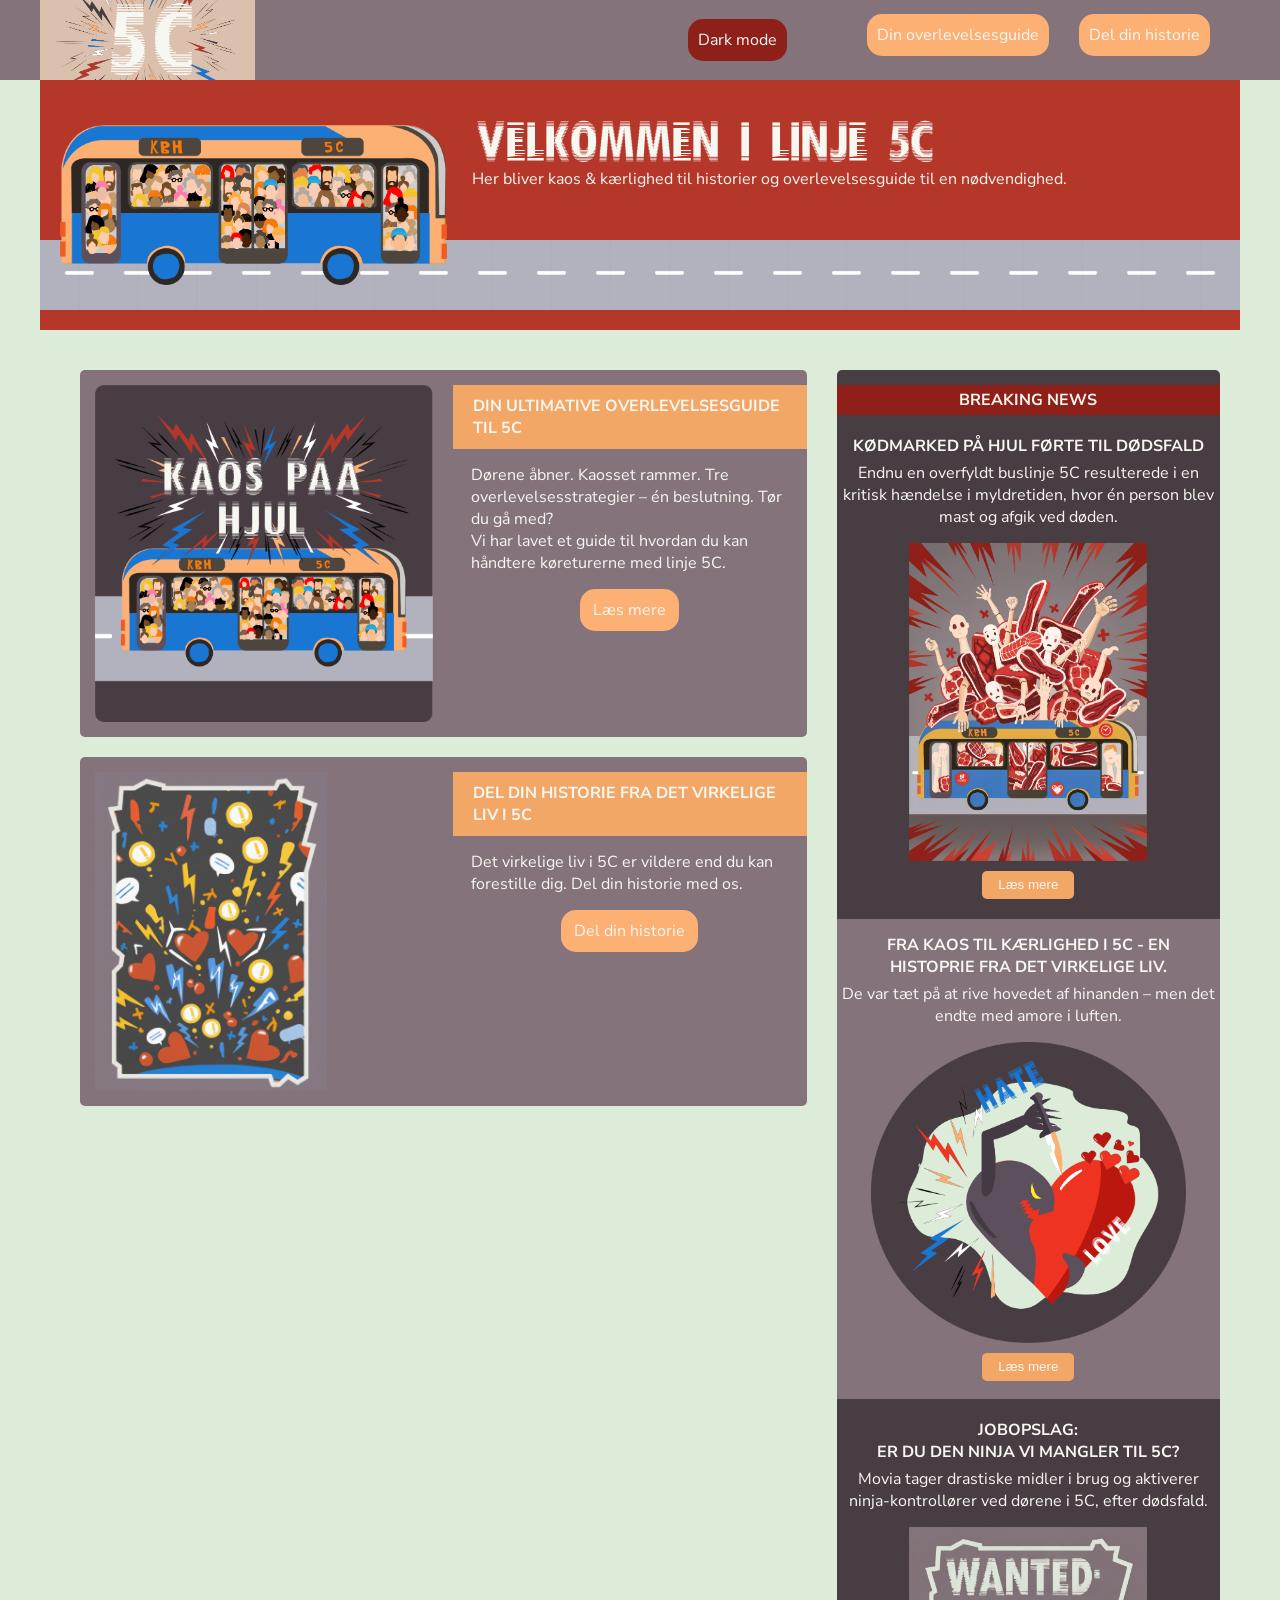
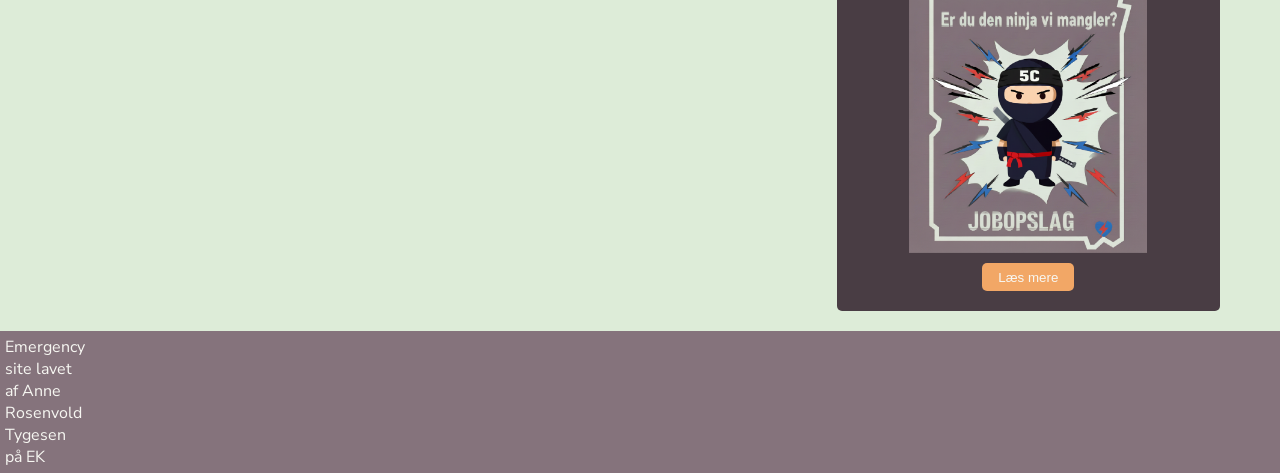
<file: index.html>
<!DOCTYPE html>
<html lang="da">

<head>
  <meta charset="UTF-8">
  <meta name="viewport" content="width=device-width, initial-scale=1.0">
  <link rel="stylesheet" href="css/custom.css">
  <link rel="stylesheet" href="css/fonts.css">
  <link rel="stylesheet" href="css/layout.css">
  <link rel="stylesheet" href="css/burger.css">
  <link rel="stylesheet" href="css/cards.css">
  <link rel="stylesheet" href="css/general.css">
  <link rel="preconnect" href="https://fonts.googleapis.com">
  <link rel="preconnect" href="https://fonts.gstatic.com" crossorigin>
  <link href="https://fonts.googleapis.com/css2?family=Nunito+Sans:wght@400;600;700&display=swap" rel="stylesheet">
  <link
    href="https://fonts.googleapis.com/css2?family=Elms+Sans:ital,wght@0,100..900;1,100..900&family=Roboto:ital,wght@0,100..900;1,100..900&family=Underdog&display=swap"
    rel="stylesheet">
  <link rel="icon" type="image/png" href="img/burgerlogo.png">
  <title>Emergency Site</title>
</head>

<body id="frontpage">
  <header>
    <nav>
      <div id="logotype-wrapper" class="logo">
        <a href="index.html"> <img src="img/burgerlogo.webp" alt="burgerlogo"> </a>
      </div>
      <div class="cta-wrapper">
        <button id="darkmode-btn">Dark mode</button>

        <a class="cta-btn" href="instruction.html">Din overlevelsesguide</a>
        <a class="cta-btn" href="register.html">Del din historie</a>
      </div>

      <button class="burger">
        <span class="line"></span>
        <span class="line"></span>
        <span class="line"></span>
      </button>

    </nav>
  </header>

  <main>
    <section class="topbanner_fullwidth">
      <img src="img/bus_solo.webp" alt="bussen" class="bussen">
      <div class="text_topbanner">
        <h1>VELKOMMEN I LINJE 5C</h1>
        <p>Her bliver kaos & kærlighed til historier og overlevelsesguide til en nødvendighed.</p>
      </div>
    </section>






    <section class="grid_2-1">

      <section class="venstre_section">

        <section class="overlevelses_intro">
          <div class="grid_1-1">
            <img src="img/forsidebusmedalt.webp" alt="forsidebusmedlogo">
            <div class="text_overlevelse">
              <h3 class="overskrift_overlevelse">DIN ULTIMATIVE OVERLEVELSESGUIDE TIL 5C</h3>
              <p>Dørene åbner. Kaosset rammer.
                Tre overlevelsesstrategier – én beslutning. Tør du gå med?
                <br>
                Vi har lavet et guide til hvordan du kan håndtere køreturerne med linje 5C.
              </p>
              <a href="instruction.html" class="cta-btn"> Læs mere </a>
            </div>
          </div>
        </section>

        <section class="delhistorie_intro">
          <div class="grid_1-1">
            <img src="img/din_historie.webp" alt="del din historie">
            <div class="text_delhistorie">
              <h3 class="overskrift_delhistorie">DEL DIN HISTORIE FRA
                DET VIRKELIGE LIV I 5C</h3>
              <p>Det virkelige liv i 5C er vildere end du kan forestille dig.
                Del din historie med os.</p>
              <a href="register.html" class="cta-btn"> Del din historie</a>

            </div>
          </div>
        </section>


      </section>


      <section class="hoejre_section">

        <h2 class="breaking">BREAKING NEWS</h2>


        <article class="popup_historie1">
          <h3>KØDMARKED PÅ HJUL
            FØRTE TIL DØDSFALD</h3>
          <p class="teasertekst_koedmarked">Endnu en overfyldt buslinje 5C resulterede i en kritisk hændelse i
            myldretiden, hvor én person blev mast og
            afgik ved
            døden.</p>
          <img src="img/koedmarked.webp" alt="koedmarked på hjul">
          <button popovertarget="artikel1_popover" class="btn_koedmarked">Læs mere</button>
          <div id="artikel1_popover" popover>
            <h3 class="popup1_h3">KØDMARKED PÅ HJUL
              FØRTE TIL DØDSFALD</h3>
            <br>
            <p>
              Endnu en overfyldt buslinje 5C resulterede i en kritisk hændelse i myldretiden, hvor én person blev mast
              og afgik ved døden.
            </p>
            <img src="img/koedmarked.webp" alt="koedmarked paa hjul" class="img_koedmarked">
            <p>
              <br>
              Overfyldning på buslinje 5C resulterede i kritisk hændelse i myldretiden. <br>

              En alvorlig hændelse fandt sted på buslinje 5C i myldretiden, hvor en overfyldt bus førte til, at en
              passager afgik ved
              døden. Episoden sætter fokus på kapacitetsudfordringer og sikkerhedsforhold i den kollektive transport,
              særligt på
              stærkt belastede ruter.
              <br><br>
              Ifølge tilgængelige oplysninger var bussen fyldt til maksimal kapacitet allerede inden hændelsen. Flere
              passagerer steg
              dog på undervejs, hvilket resulterede i en situation med betydelig trængsel og begrænset bevægelsesfrihed
              for de
              ombordværende.
              <br><br>
              Under en opbremsning kombineret med et sving mistede flere passagerer balancen samtidig. Den efterfølgende
              bevægelse i
              passagergruppen udviklede sig til en kædereaktion, hvor personer blev presset ind i hinanden. I denne
              situation blev en
              passager fanget i den nederste del af mængden.
              <br><br>
              Vidneudsagn peger på, at det var vanskeligt for medpassagerer at reagere eller skabe plads til at afhjælpe
              situationen,
              da den generelle trængsel begrænsede både udsyn og bevægelsesmuligheder. Først efter at bussen standsede,
              og
              passagertrykket blev reduceret, blev hændelsens alvor fuldt erkendt.
              <br><br>
              Buslinje 5C er blandt de mest benyttede ruter og er i daglig tale ofte omtalt som et “kødmarked”, hvilket
              afspejler de
              oplevede forhold med høj passagertæthed. Hændelsen rejser spørgsmål om, hvorvidt den nuværende kapacitet
              og håndtering
              af passagerflow er tilstrækkelig i perioder med høj belastning.
              <br><br>
              Samtidig peger hændelsen på en adfærdsmæssig dimension, hvor passagerer gentagne gange vælger at stige på
              trods af
              synlig overfyldning. Denne praksis kan i kombination med fysiske begrænsninger øge risikoen for farlige
              situationer ved
              pludselige bevægelser i bussen.
              <br><br>
              Der er på nuværende tidspunkt ikke offentliggjort yderligere oplysninger om hændelsesforløbet eller
              eventuelle tiltag
              som følge heraf.
              <br><br>
              Hændelsen understreger behovet for øget opmærksomhed på sikkerhed i overfyldte transportmidler samt en
              vurdering af
              kapacitet og passagerhåndtering på særligt belastede ruter som buslinje 5C.
              <br><br>
            </p>

            <button popovertarget="artikel1_popover" class="btn1_luk">Luk artikel</button>
          </div>
        </article>



        <article class="popup_historie2">
          <h3>FRA KAOS TIL KÆRLIGHED I 5C - EN HISTOPRIE FRA DET VIRKELIGE LIV.</h3>

          <p class="teasertekst_kaoslove"> De var tæt på at rive hovedet af hinanden – men det endte med amore i luften.
          </p>
          <img src="img/kaos_love.webp" alt="hate and love">
          <button popovertarget="artikel2_popover" class="btn_kaoslove"> Læs mere </button>
          <div id="artikel2_popover" popover>

            <h3 class="popup2_h3">FRA KAOS TIL KÆRLIGHED I 5C</h3>
            <br>
            <p class="popup2_p">
              De var tæt på at rive hovedet af hinanden – men det endte med amore i luften.
            </p>
            <img src="img/kaos_love.webp" alt="hate and love" class="img_kaoslove">

            <p>
              En morgen der gik galt. <br>
              Det begyndte som en helt almindelig morgen på 5C. Bussen var allerede fyldt, før dørene åbnede, men folk
              pressede sig
              ind alligevel. Stemningen var tung, og passagererne stod skulder mod skulder i jagten på bare lidt
              plads.
              Midt i trængslen opstod der en konflikt mellem to passagerer. En albue ramte hårdt, blikke blev skarpe,
              og
              ordene endnu
              skarpere. Situationen var hurtigt ved at eskalere.
              <br><br>
              Da kaosset ramte. <br>
              Pludselig bremsede bussen hårdt og tog et skarpt sving. Passagererne mistede balancen og væltede ind i
              hinanden i en voldsom kædereaktion.
              De to blev kastet direkte ind i hinanden, stødte hovederne sammen, og en sprækket læbe satte smag af
              blod
              på situationen. Presset fra mængden gjorde det umuligt at slippe væk, og de måtte gribe fat i hinanden
              for
              ikke at falde.
              <br><br>
              Fra konflikt til forbindelse. <br>
              Midt i kaosset ændrede noget sig. Spændingen brast, og et grin slap ud. Det, der før var ved at udvikle
              sig til en
              konflikt, blev pludselig absurd.
              Da bussen stoppede, undskyldte de til hinanden. Samtalen fortsatte udenfor, og kort efter blev der
              udvekslet
              telefonnumre og aftalt en kaffe.
              Det, der begyndte som kaos og konflikt, endte som starten på en kærlighedshistorie.
              <br><br>
              Har du en historie?<br>
              Har du en intens, dramatisk eller smuk historie fra din tur i 5C?
              Så del den gerne med os under “Rapportér”.
              <br><br>
            </p>
            <button popovertarget="artikel2_popover" class="btn2_luk">Luk artikel</button>
          </div>
        </article>



        <article class="popup_historie3">
          <h3>JOBOPSLAG: <br>
            ER DU DEN NINJA VI MANGLER TIL 5C?</h3>
          <p class="teasertekst_ninja">Movia tager drastiske midler i brug og aktiverer ninja-kontrollører ved dørene i
            5C, efter dødsfald.</p>
          <img src="img/ninja.webp" alt="ninja_jobopslag">
          <button popovertarget="artikel3_popover" class="btn_ninja">Læs mere</button>
          <div id="artikel3_popover" popover>
            <h3 class="popup3_h3">JOBOPSLAG: <br>
              Er du den ninja vi mangler til linje 5C?</h3>
            <br>
            <p>Movia tager drastiske midler i brug og aktiverer ninja-kontrollører ved dørene i 5C, efter dødsfald.</p>

            <img src="img/ninja.webp" alt="ninja_jopslag" class="img_ninja">
            <p>
              <br>
              Er du den ninja vi mangler?
              <br>
              <br>
              En overfyldt bus på linje 5C udviklede sig for nylig til en fatal hændelse, da en opbremsning fik
              passagerer til at
              vælte ind over hinanden. Midt i det tætpakkede kaos blev en person trampet ihjel, før nogen kunne nå at
              reagere.
              <br>
              <br>
              Hændelsen har tvunget Movia til at tænke i nye baner. Ikke bare små justeringer, men en løsning, der kan
              håndtere en
              virkelighed, hvor “der er altid lige plads til én mere” ikke længere holder.
              Derfor indfører Movia nu et usædvanligt tiltag: Ninjaer skal fremover hjælpe med at kontrollere
              passagerflowet på 5C.
              <br>
              <br>
              Er du vores næste ninja?
              <br>
              Movia søger en særlig type medarbejder til en særlig opgave. Du skal kunne bevare roen i situationer,
              hvor
              pladsen er
              forsvundet, og hvor presset stiger for hvert stop. Du skal kunne aflæse, hvornår bussen er fyldt, og
              have
              modet til at
              sige stop – også når flere forsøger at mase sig ind.
              <br>
              <br>
              Som 5C-ninja vil din opgave være at skabe overblik i kaos. Du skal kunne bevæge dig gennem tætpakkede
              menneskemængder,
              dæmpe konflikter, og håndtere de spidse albuer, der opstår, når morgentravlhed møder begrænset plads.
              Det
              kræver både
              fysisk og mentalt overskud – og en evne til at reagere hurtigt, når situationer opstår.
              <br>
              <br>
              Hvem er du?
              <br>
              Vi forestiller os, at du har et skarpt overblik og hurtige reflekser. Du er ikke bange for tæt kontakt
              og
              kan bevare
              roen, selv når omgivelserne er pressede. Erfaring med kampsport eller lignende er en fordel, men
              vigtigst
              er, at du kan
              navigere i kaos og tage ansvar, når det gælder.
              <br>
              <br>
              En hverdag ud over det sædvanlige
              <br>
              Arbejdet foregår i myldretiden, hvor tempoet er højt, og situationerne hurtigt kan ændre sig. Du vil
              opleve mennesker på
              deres mest utålmodige – og på deres mest kreative, når det gælder om at få plads.
              Til gengæld får du en rolle, hvor du kan gøre en reel forskel. Ikke bare for flowet i bussen, men for
              sikkerheden. Movia kalder det et nyt tiltag. Vi kalder det nødvendigt.
              <br>
              <br>
              Hvis du mener, at du har det, der skal til for at holde kaos i skak i linje 5C, så ansøg nu.
              <br><br>
              Alle kvalificerede, uanset alder, køn, religion eller etnisk tilhørsforhold, opfordres til at søge.
              <br><br>
            </p>
            <button popovertarget="artikel3_popover" class="btn3_luk">Luk artikel</button>


          </div>
        </article>
      </section>


    </section>


  </main>

  <footer>
    <p>Emergency site lavet af Anne Rosenvold Tygesen på EK</p>
    <!-- <nav>
      <ul>
        <li><a href="#">link</a></li>
        <li><a href="#">link</a></li>
        <li><a href="#">link</a></li>
        <li><a href="#">link</a></li>
      </ul>
      <ul>
        <li><a href="#">link</a></li>
        <li><a href="#">link</a></li>
        <li><a href="#">link</a></li>
        <li><a href="#">link</a></li>
      </ul>
      <ul>
        <li><a href="#">link</a></li>
        <li><a href="#">link</a></li>
        <li><a href="#">link</a></li>
        <li><a href="#">link</a></li>
      </ul>
    </nav> -->
  </footer>
  <script src="js/darkmode.js"></script>
</body>

</html>
</file>
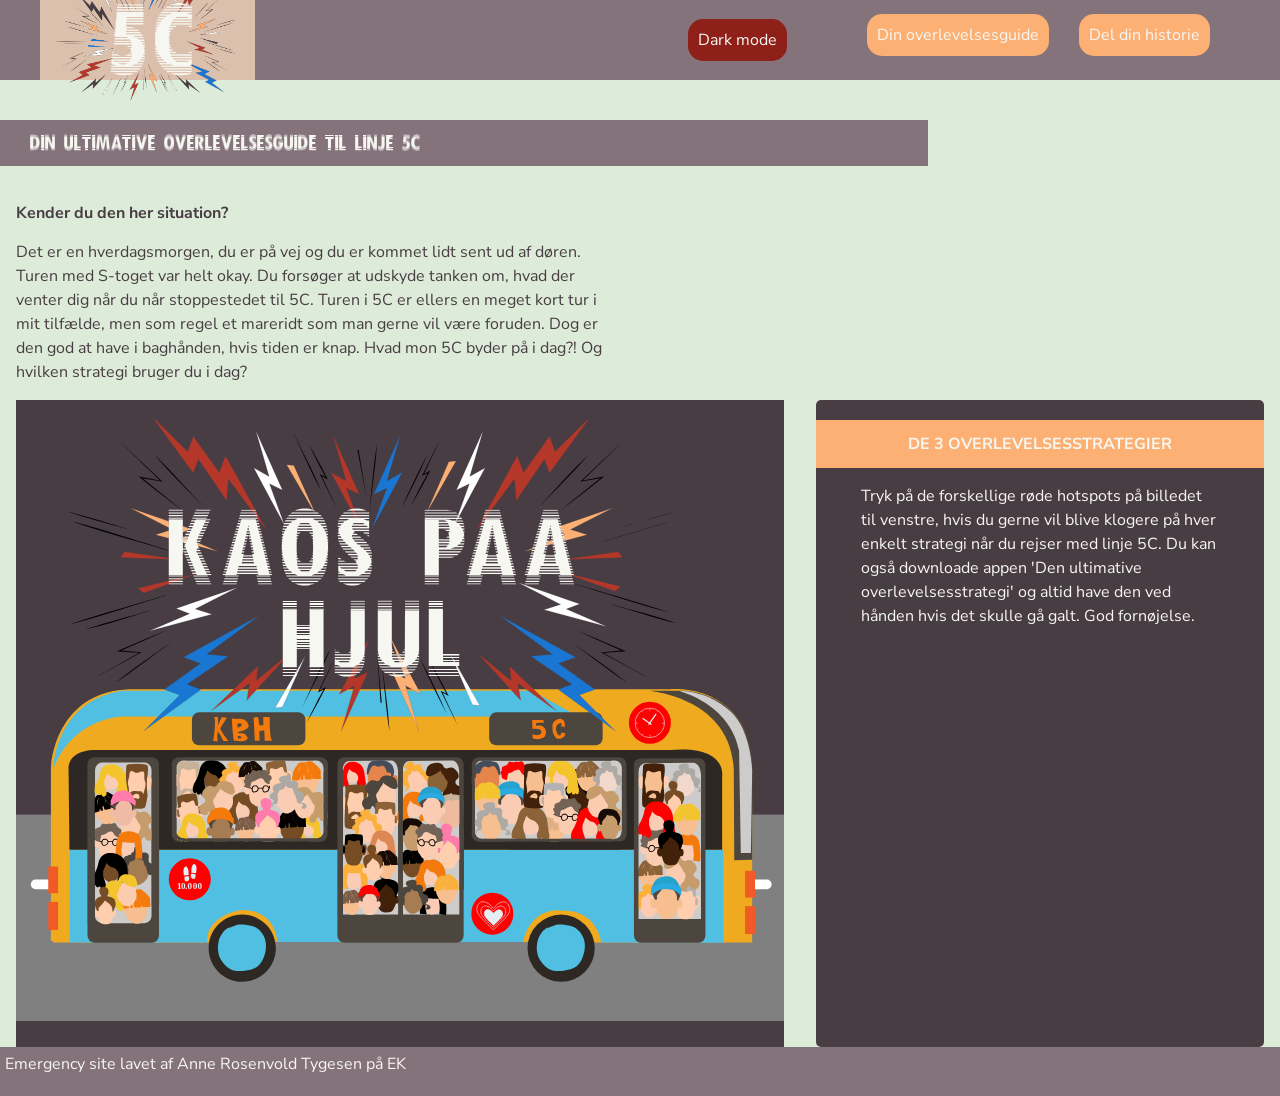
<file: instruction.html>
<!DOCTYPE html>
<html lang="da">

<head>
  <meta charset="UTF-8">
  <meta name="viewport" content="width=device-width, initial-scale=1.0">
  <link rel="stylesheet" href="css/custom.css">
  <link rel="stylesheet" href="css/fonts.css">
  <link rel="stylesheet" href="css/layout.css">
  <link rel="stylesheet" href="css/burger.css">
  <link rel="stylesheet" href="css/cards.css">
  <link rel="stylesheet" href="css/infographic.css">
  <link rel="stylesheet" href="css/general.css">
  <link rel="preconnect" href="https://fonts.googleapis.com">
  <link rel="preconnect" href="https://fonts.gstatic.com" crossorigin>
  <link href="https://fonts.googleapis.com/css2?family=Nunito+Sans:wght@400;600;700&display=swap" rel="stylesheet">
  <link
    href="https://fonts.googleapis.com/css2?family=Elms+Sans:ital,wght@0,100..900;1,100..900&family=Roboto:ital,wght@0,100..900;1,100..900&family=Underdog&display=swap"
    rel="stylesheet">
  <link rel="icon" type="image/png" href="img/burgerlogo.png">
  <title>Emergency Site</title>
</head>

<body id="instruction">
  <header>
    <nav>
      <div id="logotype-wrapper" class="logo">
        <a href="index.html"> <img src="img/burgerlogo.webp" alt="burgerlogo"> </a>
      </div>
      <div class="cta-wrapper">
        <button id="darkmode-btn">Dark mode</button>

        <a class="cta-btn" href="instruction.html">Din overlevelsesguide</a>
        <a class="cta-btn" href="register.html">Del din historie</a>
      </div>
      <!-- <button id="darkmode-btn">Dark mode</button>
        <ul class="menu">
          <li><a class="menuItem" href="instruction.html">Overlevelsesguide</a></li>
          <li><a class="menuItem" href="register.html">Del din historie</a></li>
        </ul> -->
      <button class="burger">
        <span class="line"></span>
        <span class="line"></span>
        <span class="line"></span>
      </button>

    </nav>
  </header>

  <main>
    <h1>DIN ULTIMATIVE OVERLEVELSESGUIDE TIL LINJE 5C</h1>

    <h2 class="h2_overlevelsesstrategi">Kender du den her situation?</h2>
    <p class="p_overlevelsesstrategi">Det er en hverdagsmorgen, du er på vej og du er kommet lidt sent ud af døren.
      Turen med S-toget var helt okay.
      Du forsøger at udskyde tanken om, hvad der venter dig når du når stoppestedet til 5C. Turen i 5C er
      ellers en meget kort tur i mit tilfælde, men som regel et mareridt som man gerne vil være foruden. Dog er den
      god
      at have i baghånden, hvis tiden er knap. Hvad mon 5C byder på i dag?! Og hvilken strategi bruger du i dag?</p>

    <section class="info-graphic">
      <?xml version="1.0" encoding="UTF-8"?>
      <svg id="Lag_1" xmlns="http://www.w3.org/2000/svg" version="1.1" viewBox="0 0 1277.06 999.41">
        <!-- Generator: Adobe Illustrator 30.1.0, SVG Export Plug-In . SVG Version: 2.1.1 Build 136)  -->
        <g id="vej">
          <rect y="656.19" width="1277.06" height="343.22" fill="gray" />
          <g>
            <rect x="24.58" y="764.26" width="112.21" height="15.84" rx="7.8" ry="7.8" fill="#fff" />
            <rect x="211.19" y="764.26" width="112.21" height="15.84" rx="7.8" ry="7.8" fill="#fff" />
            <rect x="397.81" y="764.26" width="112.21" height="15.84" rx="7.8" ry="7.8" fill="#fff" />
            <rect x="584.42" y="764.26" width="112.21" height="15.84" rx="7.8" ry="7.8" fill="#fff" />
            <rect x="771.04" y="764.26" width="112.21" height="15.84" rx="7.8" ry="7.8" fill="#fff" />
            <rect x="957.65" y="764.26" width="112.21" height="15.84" rx="7.8" ry="7.8" fill="#fff" />
            <rect x="1144.27" y="764.26" width="112.21" height="15.84" rx="7.8" ry="7.8" fill="#fff" />
          </g>
        </g>
        <g id="bus">
          <path
            d="M61.77,868.88v-288.26s4.58-125.83,130.41-130.41h899.23s132.69-13.73,132.69,133.86v284.82h-268.81s-1.94-11.49-44.74-38.65c0,0-41.66-16.49-53.86,37.64h-450.87s-10-37.77-49.11-39.89c0,0-9.21-2.56-14.8,40.9H61.77Z"
            fill="#efaa20" />
          <path
            d="M58.06,866.48v-288.27s4.58-125.83,130.41-130.4h899.23s132.69-13.73,132.69,133.86v284.82h-268.81s-1.94-11.49-44.74-38.65c0,0-41.66-16.49-53.86,37.64h-450.87s-10-37.77-49.11-39.89c0,0-9.21-2.56-14.8,40.9H58.06Z"
            fill="#efaa20" />
          <path
            d="M1224.11,731.3l-29.73.57-.83-150.28c-4.65-122.08-143.08-131.38-143.08-131.38h59.51s75.3,1.44,102.28,67.63c0,0,18.56,16.93,11.85,141.54v71.92h0Z"
            fill="#4c463f" />
          <path
            d="M115.87,714.43h1060.36v154.86l-202.96-.35s-5.95-54.3-63.73-53.03c0,0-51.27-11.09-66.62,52.17h-408.48s-.32-53.58-59.88-53.48c0,0-58.64,7.8-57.09,54.34H89.34v-154.52h26.53s0,0,0,0Z"
            fill="#50bfe2" />
          <path
            d="M1100.91,450.21s86.34,20.19,101.53,99.89l2.78,169.95h16.86l2.03-135.98s-.83-72.51-40.29-103.05c0,0-32.47-30.81-82.91-30.81h0Z"
            fill="#ceccca" />
          <path d="M858.26,450.21l76.69,42.8H178.06s-82.6.16-116.29,87.61c0,0,2.78-115.03,116.29-130.41h680.2Z"
            fill="#50bfe2" />
          <path
            d="M1174.2,714.43v-120.9s10.09-53.74-87.21-44.75H132.3s-41.01-1.89-44.98,27.81l1.6,137.85h1085.28s0,0,0,0Z"
            fill="#2d2824" />
          <rect x="1027.55" y="562.29" width="118.88" height="307" rx="12" ry="12" fill="#4c463f" />
          <path d="M1034.6,591.34s-2.15-20.87,13.71-20.64l76.15-.71s12.3-2.14,14.58,18.51v241.29h-104.44v-238.45h0Z"
            fill="#ceccca" />
          <rect x="118.84" y="560.7" width="118.88" height="308.59" rx="12" ry="12" fill="#4c463f" />
          <rect x="534.4" y="560.7" width="209.97" height="308.71" rx="12" ry="12" fill="#4c463f" />
          <path d="M643.03,587.41s-1.94-20.57,12.36-20.34l68.68-.7s11.09-2.1,13.15,18.24v237.81h-94.19v-235.01h0Z"
            fill="#ceccca" />
          <path
            d="M542.95,587.41s-1.91-20.57,12.17-20.34l67.59-.7s10.91-2.1,12.94,18.24v237.81h-92.69v-235h-.01s0,0,0,0Z"
            fill="#ceccca" />
          <path
            d="M506.82,701.16h-235.79c-6.6,0-12-5.4-12-12v-116.46c0-6.6,5.4-12,12-12h235.79c6.6,0,12,5.4,12,12l-.98,116.02c0,6.6-4.42,12.43-11.02,12.43h0s0,.01,0,.01Z"
            fill="#4c463f" />
          <rect x="266.75" y="566.3" width="244.59" height="130.08" rx="12" ry="12" fill="#ceccca" />
          <rect x="757.84" y="560.7" width="257.2" height="140.46" rx="12" ry="12" fill="#4c463f" />
          <rect x="762.97" y="566.3" width="244.59" height="130.08" rx="12" ry="12" fill="#ceccca" />
          <g>
            <rect x="786.86" y="486.08" width="188.64" height="54.93" rx="12" ry="12" fill="#4c463f" />
            <path
              d="M875.83,498.99c-5.92.1-11.64-.2-17.57-.1.17,3.39.26,8.48.42,11.87.02.32.11,1.27.12,1.59.01,1-.17,1.47.1,1.38,2.21-.73,6.44-.54,8.64.24,2.24.79,4.52.22,5.44,2.41.79,1.88.97,3.64-.27,5.26-1.14,1.5-4.67,2.04-6.55,2.1-2.58.08-5.47-.21-7.16-2.17v5.94c0,.5,0,1.01.23,1.45.36.69,1.17,1.01,1.92,1.23,4.59,1.32,8.56.64,13.07-.97,2.39-.86,4.64-1.98,5.71-4.28.5-1.06,1.23-4.27,1.25-5.44.08-4.27-1.14-6.45-4.3-9.32s-7.65-2.15-11.89-1.65c-1.06.13-.23-3.72-.09-4.78,5.82-.7,6.03-.39,13.07-.12.12-1.5-.1-1.39-.71-2.76s.05-2.14-1.43-1.87"
              fill="#f47a0c" />
            <path
              d="M891.85,510.78c.25-4.74.75-6.82,3.07-9.33,2.01-2.18,4.64-3.9,7.57-4.38s6.16.43,8.08,2.7c2.53,2.98,2.29,7.34,1.92,11.23-1.81-1.32-8.08-.24-6.33-1.64,2.41-1.93,1.2-4.76-.29-5.47-.76-.36-3.4,1.06-4.11,1.52-2.34,1.51-3.61,4.32-3.79,7.1-.18,2.78.62,5.53,1.69,8.1.6,1.45,1.39,2.97,2.81,3.64s3.54-.06,3.65-1.63c.05-.76-.33-1.68.22-2.21.29-.28.73-.32,1.13-.34,2.02-.06,4.05.24,5.96.89-.02,2.54-1.43,4.96-3.42,6.54s-4.53,2.37-7.06,2.6c-1.51.14-3.15.05-4.38-.86-.79-.58-1.2-1.51-1.79-2.29-3.72-4.88-5.16-8.69-4.54-15.69"
              fill="#f47a0c" />
          </g>
          <rect x="53.65" y="742.51" width="16.43" height="44.4" fill="#f15a24" />
          <rect x="53.65" y="801.34" width="16.43" height="46.47" fill="#f15a24" />
          <g>
            <rect x="1212.36" y="749.62" width="16.43" height="44.4" fill="#f15a24" />
            <rect x="1212.36" y="808.44" width="16.43" height="46.47" fill="#f15a24" />
          </g>
          <rect x="131.41" y="569.61" width="93.96" height="267.17" rx="12" ry="12" fill="#ceccca" />
          <g>
            <path
              d="M432.08,878.28c0,30.85-25.01,55.86-55.86,55.86s-55.86-25.01-55.86-55.86,25.01-55.86,55.86-55.86,55.86,25.01,55.86,55.86h0Z"
              fill="#2d2824" />
            <path
              d="M353.33,844.47c12.9-2.92,12.04-8.83,37.66-3.6,11.11,2.27,19.88,11.88,23.11,22.75,3.24,10.86,1.38,22.83-3.52,33.06-2.1,4.4-4.82,8.61-8.61,11.67-5.97,4.82-13.91,6.3-21.52,7.3-8.83,1.16-18.59,1.69-25.84-3.5-7.78-5.57-16.03-15.33-17.73-24.75-1.47-8.15-1.5-10.31-.35-18.51s7.83-19.67,14.98-23.85"
              fill="#50bfe2" />
          </g>
          <g>
            <circle cx="906.46" cy="878.28" r="55.86" fill="#2d2824" />
            <path
              d="M883.58,844.47c12.9-2.92,12.04-8.83,37.66-3.6,11.11,2.27,19.88,11.88,23.11,22.75,3.24,10.86,1.38,22.83-3.52,33.06-2.1,4.4-4.82,8.61-8.61,11.67-5.97,4.82-13.91,6.3-21.52,7.3-8.83,1.16-18.59,1.69-25.84-3.5-7.78-5.57-16.03-15.33-17.73-24.75-1.47-8.15-1.5-10.31-.35-18.51,1.15-8.21,7.83-19.67,14.98-23.85"
              fill="#50bfe2" />
          </g>
          <path d="M1007.56,643.16v35.19s.98,11.8-5.16,16.37l7.52,4.16s6.22-3.13,5.12-16.34l.13-45.69-7.61,6.31h0Z"
            fill="#4c463f" />
          <rect x="737.63" y="574.06" width="4.78" height="116.78" fill="#4c463f" />
          <rect x="748.03" y="587.14" width="9.81" height="32.87" fill="#2d2824" />
          <polygon points="823.59 696.59 894.11 696.59 894.11 701.16 820.44 701.16 823.59 696.59" fill="#4c463f" />
          <g>
            <rect x="292.55" y="486.08" width="188.64" height="54.93" rx="12" ry="12" fill="#4c463f" />
            <path
              d="M330.77,496.91c.28,12.39-.68,24.81-2.86,37,2.45.28,4.93.32,7.39.12-.8-5.43-.73-10.98.2-16.39,3.38,4.6,6.28,9.55,8.64,14.75.2.45.43.93.86,1.18.36.21.81.21,1.23.2,2.26-.04,4.52-.08,6.78-.11-5-5.94-9.36-12.42-12.98-19.29-.19-.36-.38-.73-.39-1.14,0-.51.27-.97.54-1.4,3.47-5.52,6.95-11.04,10.42-16.57-2.08-.31-4.16-.61-6.25-.92-.53-.08-1.09-.15-1.59.05-.54.22-.89.73-1.2,1.23-2.42,3.83-4.11,8.13-4.93,12.59-.7-4.78-.98-9.61-.85-14.44h-6.57c.64,1.2,1.04,2.53,1.17,3.89"
              fill="#f47a0c" />
            <path
              d="M358.85,495.35c.38,11.93,1.34,23.84,2.86,35.67.09.73.25,1.56.89,1.94.3.18.67.22,1.02.26,1.96.2,3.93.4,5.89.6,4.55.46,9.48.84,13.35-1.6,1.3-.82,2.51-2.21,2.26-3.73-.11-.64-.47-1.22-.82-1.77-1.28-2.01-2.69-4.13-4.89-5.05-3.54-1.48-8.42.46-10.99-2.39,5.75-1.21,11.81-2.57,16.14-6.55,1.23-1.13,2.35-2.6,2.37-4.28.01-1.07-.43-2.09-.92-3.05-1.56-3.03-3.83-5.83-6.91-7.28-6.15-2.89-13.71.25-20.13-2"
              fill="#f47a0c" />
            <path
              d="M368.37,504.75v6.28c0,.09,0,.18.04.25.08.12.25.13.39.12,2.19-.09,4.32-1.15,5.72-2.83.5-.61.93-1.39.74-2.15-.16-.6-.69-1.06-1.27-1.28s-1.22-.26-1.84-.3c-1-.05-2-.11-3-.16"
              fill="#4c463f" />
            <path
              d="M395.13,496.14c.64,12,1.28,24,1.93,36,.02.34.05.72.3.96s.63.24.98.24c2.26-.03,4.53-.06,6.79-.1-.16-5.35-.32-10.69-.47-16.04,2.2-.24,4.39-.48,6.59-.73.42-.05.88-.08,1.23.16.44.31.5.92.52,1.46.19,5.02.37,10.04.56,15.07,4.12.27,8.25.24,12.36-.1-1.87-2.51-2.43-5.74-2.82-8.85-1.22-9.69-1.35-19.49-1.07-29.25.01-.4,0-.85-.32-1.09-.22-.17-.53-.17-.81-.17-3.25.05-6.49.11-9.74.16.05,4.16.09,8.32.14,12.47,0,.41-.01.88-.32,1.16-.25.23-.62.26-.97.27-1.29.04-2.59-.03-3.87-.21-.45-.06-.92-.15-1.24-.47-.35-.34-.44-.87-.51-1.36-.48-3.43-.95-6.86-1.43-10.28-.06-.45-.15-.95-.52-1.22-.34-.25-.8-.21-1.21-.17-2.23.24-4.47.49-6.7.73"
              fill="#f47a0c" />
            <path
              d="M368.96,524.31c-.14,1.47-.07,2.95.18,4.41.05.31.14.65.42.79.17.09.38.07.57.06,1.09-.09,2.17-.18,3.26-.28.7-.06,1.55-.25,1.73-.92.1-.38-.07-.77-.32-1.07-.67-.83-1.81-1.1-2.86-1.25s-2.18-.25-3.05-.86"
              fill="#4c463f" />
          </g>
          <rect x="635.64" y="584.6" width="7.3" height="196.97" fill="#4c463f" />
        </g>
        <g id="ansigter">
          <g>
            <g>
              <path
                d="M915.02,621.55s2.51,5.2,2.69,7.18c0,0-4.6-2.82-5.56,3.84,0,0-1.44,7.22,4.17,8.98,0,0,1.44.56,2.57-1.2,0,0,1.44,2.41,2.73,6.66,0,0,1.44,9.22,11.95,8.98,0,0,8.82.56,10.11-1.84,0,0,2.41-1.36,6.98-13.19,0,0,4.65,1.47,5.29-4.14,0,0,1.6-8.74-4.81-8.18,0,0,.16-1.68,2.17-5.45,0,0,2.09-18.93-19.57-21.18,0,0-21.62-3.03-18.71,19.54h-.01,0Z"
                fill="#42210b" />
              <path
                d="M933.64,608.7c-2.6,4.98-11.12,13.18-11.12,13.18-2.27,2.27-1.3,5.2-1.3,5.2,0,3.79-1.41,2.6-1.41,2.6-2.38.11-2.11-.96-2.11-.96-.62-2.06-1.85-4.08-1.85-4.08-2.44-4.87-1.91-8.38-1.91-8.38,0,0-3.38-12.84,13.35-16.02,0,0-12.54-15.89,3.19-19.3,0,0,17.12-.02,7.77,19.3,0,0,13.17,2.02,15.05,6.97,4.36,11.47,0,15.96,0,15.96-.57,3.29-2.07,4.97-2.07,4.97-.28,2.39-.71,2.14-.71,2.14-2.15,1.59-1.93-1.85-1.93-1.85.04-2.76-.24-4.33-.24-4.33-1.38-5.24-6.78-9.42-6.78-9.42-1.54-1.22-7.94-5.99-7.94-5.99" />
            </g>
            <g>
              <path
                d="M910.87,687.42c.52-3.13,1.64-7.26.39-10.33-.13-.31.66-.63.4-.84-.43-.34-.19-.4-.37-.92.13.04-.22.08-.09.12.09-1.96-1.67-3.99-2.72-5.64-.52-.82-1.21-1.52-1.88-2.22-2.07-2.12-4.3-4.34-7.18-5.04-1.43-.35-2.91-.29-4.38-.22-.91.04-1.83.09-2.71.33-1.09.3-2.07.9-3.04,1.49-1.72,1.04-3.44,2.09-4.96,3.4-3.7,3.19-5.97,7.94-6.25,12.8-.3,5.18,2.45,10.6,4.92,15.02,1,1.78,2.13,3.53,3.7,4.82,1.91,1.56,4.34,2.82,6.76,3.31,2.94.6,5.79.68,8.67-1.51s3.39-3.6,5.57-6.3c.73-.9,1.64-4.05,2.23-5.06.56-.97.78-2.11.97-3.22h-.03s0,0,0,0Z"
                fill="#f7be8f" />
              <path
                d="M892.94,658.35c-2.03-.05-4.07.09-6.08.42-1.01.17-2.04.4-2.85,1.02-.82.63-1.3,1.59-1.86,2.46-.83,1.27-1.88,2.38-2.76,3.62-3.31,4.7-3.79,10.77-4.16,16.51-.01.21-.02.43.1.6.16.21.45.24.72.24,2.97.08,5.95-.18,8.87-.76.52-1.17.96-2.38,1.3-3.61.5.04.75.65.74,1.15s-.17,1.03,0,1.5c.36,1.01,1.77,1.02,2.82.8.11-.02.22-.05.3-.12.13-.11.15-.29.16-.46.1-1.28.11-2.56.06-3.84-.02-.48-.05-.97.15-1.4s.73-.75,1.16-.56c.54.24.54.99.51,1.59-.06,1,.04,2.01.28,2.98.13.53.36,1.11.86,1.31.27.11.57.09.87.07,2.61-.18,5.22-.36,7.83-.55l.02-2.82c0-.18,0-.37.09-.54.23-.47,1-.42,1.33-.01s.34.99.28,1.51-.18,1.06-.04,1.57"
                fill="#ddb185" />
              <path
                d="M903.66,681.14c3.67,0,7.33-.01,11-.02-.38-3.13-.55-6.28-.49-9.43.02-1.07.06-2.18-.36-3.17-.29-.69-.79-1.27-1.3-1.83-2.88-3.2-6.09-6.11-9.57-8.65-.61-.45-1.24-.89-1.97-1.09-.86-.24-1.78-.13-2.66-.02-1.86.23-3.84.52-5.24,1.76"
                fill="#ddb185" />
              <polygon points="882.9 673.52 884.31 667.55 887.63 662.28 884.93 667.9 882.9 673.52" fill="#f7be8f" />
              <polygon points="895.38 665.23 895.87 670.1 895.62 674.91 896.4 669.45 895.38 665.23" fill="#f7be8f" />
              <polygon points="899.4 662.55 905.49 668.97 902.12 664.96 899.4 662.55" fill="#f7be8f" />
            </g>
            <g>
              <g>
                <g>
                  <path
                    d="M550.28,763.47s-2.7,11.26,6.34,15.48c0,0,3.87,3.06,11.07-.4,0,0,4.95-3.17,8.22-6.21,0,0,3.94-13.17-3.83-18.57l-18.12-8.44-5.06,14.97,1.39,3.17h-.01Z"
                    fill="#faccb4" />
                  <path
                    d="M552.19,780.2c-.74-3.59-.77-5.21-.77-5.21-2.35-7.79-.79-13.48-.79-13.48,1.63-7.12.86-8.85.86-8.85,8.64,1.75,20.6,1.12,20.6,1.12l1.49,10.64c.84,6.74-.52,15.17-.52,15.17l11.28,1.2c.62-3.06.62-9.13.62-9.13-.05-8.88-.91-15.83-.91-15.83-1.85-14.63-7.32-16.82-7.32-16.82-5.57-4.82-15.71-4.33-15.71-4.33-16.57-.25-18.55,16.32-18.55,16.32-2.6,11.87-1.47,27.89-1.47,27.89l11.2,1.32h-.01Z"
                    fill="#fbb03b" />
                </g>
                <g>
                  <path
                    d="M585.09,590.11c-.57-4.91-1.01-10.33,1.87-14.35,1.95-2.71,5.17-4.29,8.44-4.95,3.27-.66,6.65-.49,9.99-.32,3.41.18,7.01.42,9.82,2.36,1.41.98,2.53,2.32,3.58,3.68,3.52,4.5,6.67,9.29,9.41,14.31l.25-.11c1.42-.1,2.96-.18,4.15.6.88.58,1.43,1.55,1.84,2.53.76,1.79,1.18,3.77.91,5.7s-1.32,3.8-2.98,4.8c-.53.32-1.15.56-1.77.45-.35-.06-.67-.22-.98-.41-1.05-.62-1.95-1.48-2.64-2.48-.49,2.84-.94,6.19-2.46,8.67-1.89,3.09-4.17,5.96-6.7,8.53-1.21,1.23-2.52,2.42-4.11,3.08-1.25.52-2.62.69-3.97.86-1.73.21-3.48.42-5.21.18-2.17-.31-4.16-1.33-6.1-2.34l-2.41-1.9c-1.68-1.2-3.19-2.62-4.69-4.04-1.91-1.81-3.88-3.7-4.84-6.15-.71-1.8-.81-3.77-.91-5.7-.21-4.04-.41-8.09-.62-12.13"
                    fill="#e5854b" />
                  <path
                    d="M626.18,574.84c1.28,3.26,2.61,6.6,2.59,10.1s-1.44,8.17-4.64,9.57c-.06-1.82-.37-4.59-.43-6.41,0-.24-.02-.49-.15-.69-.17-.27-.5-.39-.81-.46-1.92-.43-4.22.2-5.67-1.13-.79-.73-1.06-1.84-1.34-2.88-.55-2.09-1.28-4.21-2.73-5.82s-3.77-2.59-5.83-1.92c-.88.28-1.64.84-2.52,1.14-2.3.79-4.56-.41-6.74-1.49l-1.66-.27c-2.12-.71-3.35.77-4.92,2.36-1.56,1.59-2.45,3.72-3.2,5.82s-1.43,4.27-2.68,6.12c-.33.49-.86,1-1.41.82s-.68-.88-.71-1.45c-.22-4.86.59-9.77,2.35-14.3.9-2.32,2.18-4.68,4.39-5.82,1.08-.56,2.3-.78,3.51-.99,8.01-1.4,16.63-2.65,23.99.79,1.92.9,3.69,2.09,5.44,3.28,0,0,2.47,1.87,3.16,3.65v-.02Z"
                    fill="#454c5c" />
                </g>
                <g>
                  <path
                    d="M550.5,590.6s-2.07,8.68,4.85,11.93c0,0,2.96,2.36,8.47-.31,0,0,3.79-2.45,6.28-4.79,0,0,3.01-10.15-2.93-14.31l-13.86-6.51-3.87,11.54,1.06,2.45Z"
                    fill="#faccb4" />
                  <path
                    d="M554.26,580.4s-1.04,3.15-3.5,8.67c0,0-1.19,4.39.61,10.39,0,0,1.29,3.15,1.85,5.91.57,2.76.66,3.34-1.51,5.82,0,0-1.89,2.19-4.45-.48,0,0-.66-1.62-.66-2.76,0,0-.66,2.57-3.97,1.62,0,0-1.7-.48-1.32-2.76,0,0-1.51,3.15-4.16.19,0,0-2.18-3.06,1.04-10.78,0,0,4.35-6.1,6.34-15.25,0,0,1.51-12.77,14.19-12.58,0,0,7.76-.38,12.01,3.34,0,0,6.15,2.86,8.32,12.96,0,0,.66,5.05,1.61,12.2,0,0,.38,3.43,1.04,5.82s-.09,6.2-1.99,6.2c0,0-1.14.1-1.99-1.53,0,0-.28,1.73-2.5,1.73,0,0-1.35.71-2.38-2.94,0,0-.81,2.99-3.89,2.07,0,0-3.89-1.2-1.35-7.67,0,0,2.65-3.81.7-9.25,0,0-2.81-4.9-6.05-5.44,0,0-3.97-.2-8-5.47h.01s0-.01,0-.01Z"
                    fill="red" />
                </g>
                <g>
                  <path
                    d="M596.16,784.38s2.51,5.2,2.69,7.18c0,0-4.6-2.82-5.56,3.84,0,0-1.44,7.22,4.17,8.98,0,0,1.44.56,2.57-1.2,0,0,1.44,2.41,2.73,6.66,0,0,1.44,9.22,11.95,8.98,0,0,8.82.56,10.11-1.84,0,0,2.41-1.36,6.98-13.19,0,0,4.65,1.47,5.29-4.14,0,0,1.6-8.74-4.81-8.18,0,0,.16-1.68,2.17-5.45,0,0,2.09-18.93-19.57-21.18,0,0-21.62-3.03-18.71,19.54h-.01,0Z"
                    fill="#42210b" />
                  <path
                    d="M614.79,771.54c-2.6,4.98-11.12,13.18-11.12,13.18-2.27,2.27-1.3,5.2-1.3,5.2,0,3.79-1.41,2.6-1.41,2.6-2.38.11-2.11-.96-2.11-.96-.62-2.06-1.85-4.08-1.85-4.08-2.44-4.87-1.91-8.38-1.91-8.38,0,0-3.38-12.84,13.35-16.02,0,0-12.54-15.89,3.19-19.3,0,0,17.12-.02,7.77,19.3,0,0,13.17,2.02,15.05,6.97,4.36,11.47,0,15.96,0,15.96-.57,3.29-2.07,4.97-2.07,4.97-.28,2.39-.71,2.14-.71,2.14-2.15,1.59-1.93-1.85-1.93-1.85.04-2.76-.24-4.33-.24-4.33-1.38-5.24-6.78-9.42-6.78-9.42-1.54-1.22-7.94-5.99-7.94-5.99" />
                </g>
                <g>
                  <path
                    d="M583.41,659.68c-.69,5.23-1.66,10.42-2.92,15.54-.33,1.33-.71,2.72-1.66,3.71-1.3,1.35-3.33,1.63-5.2,1.77-6.81.52-13.69.22-20.43-.89-2.41-.39-5.16-1.17-6.1-3.42-.34-.81-.39-1.7-.42-2.57-.29-6.75-.34-11.52.09-18.26l.15-1.72c-.26-7.7.67-16.28.41-23.98v-3.91c.23-4.62.45-9.25.68-13.87.07-1.41.21-2.97,1.24-3.93.77-.72,1.88-.93,2.92-1.1,9.32-1.45,18.86-1.4,28.16.16.81.14,1.66.3,2.29.83.79.66,1.07,1.75,1.25,2.77,1.29,7.37-.86,14.86-.93,22.34-.12,12.27-.46,17.97.63,24.89l-.15,1.63h-.01s0,0,0,0Z"
                    fill="#754c24" />
                  <path
                    d="M559.08,659.03c1.42-1.25,2.57-1.77,3.92-2.63,1.6-1.02,3.85-.71,5.26.55,1.42,1.26,2,3.31,1.69,5.17-.13.77-.43,1.57-1.1,1.97-.96.59-2.75.35-3.76-.15-1.78-.89-1.86-.21-4.46-.57-.59-.08-1.66-.21-2.23-.37s-1.1-.61-1.15-1.2c-.1-1.21.81-1.71,1.96-2.93"
                    fill="#ffceae" />
                  <path
                    d="M546.88,647.53c-1.65.81-3.74.24-5.06-1.03s-1.98-3.1-2.24-4.92-.16-3.66-.22-5.5c-.04-1.19-.14-2.38.03-3.56s1.06-2.04,1.51-3.14c.77-1.89,4.44-1.6,6.82-1.08l-.84,19.23h0Z"
                    fill="#ffceae" />
                  <path
                    d="M582.74,630.19c.1-1.77,2.65-2.99,4.38-2.63s3.02,1.94,3.52,3.64.34,3.52.08,5.27c-.54,3.73-1.5,7.4-2.81,10.94-.18.48-.37.98-.73,1.35-.92.96-2.48.73-3.78.42-.28-.06-.57-.14-.75-.36s-.19-.52-.2-.8c-.18-5.84-.18-11.69.02-17.53l.27-.31h0s0,.01,0,.01Z"
                    fill="#ffceae" />
                  <path
                    d="M576.73,656.39l-2.23-2.92c-.36-.48-.74-.96-1.26-1.26-.57-.32-1.24-.37-1.9-.42-2.73-.19-5.47-.38-8.2-.52-1.15-.06-2.31-.11-3.44.08-2.84.47-5.36,2.55-6.37,5.25-1.35-3.7-.55-7.82-1.25-11.7-.34-1.88-1.04-3.71-1.18-5.62-.26-3.54.61-6.19,1.37-9.66l.74-2.11.12-2.65c.06-1.36.13-2.74.64-4s1.55-2.39,2.89-2.62c2.05-.36,3.8,1.37,5.71,2.21,1.73.77,3.72.81,5.58.45s3.63-1.08,5.38-1.8l.12-.07c1.31-.24,2.88-.4,3.75.6.37.43.54,1.01.64,1.57.33,1.73.26,3.51.22,5.27-.06,2.81,0,5.69.96,8.32.29.79.67,1.56.89,2.37.52,1.88.23,3.88-.07,5.81-.31,2-.62,4-1.17,5.95-.7,2.47-1.78,4.88-1.88,7.44"
                    fill="#ffceae" />
                </g>
                <g>
                  <path
                    d="M610.51,601.88s17.26,6.41,19.45,11.81c0,0,5.99,14.73-2.38,23.42,0,0-2.53,4.74-8.22,6.32,0,0-7.52.75-13.24-3.97l-10.78-8.51v-15.96l7.58-5.21,7.58-7.9h.01,0Z"
                    fill="#fbccb0" />
                  <path
                    d="M604.73,637.65c1.71,1.47,2.23,3.86,2.59,6.09.34,2.08.48,4.56-1.13,5.92-.8.68-1.89.92-2.94,1.04-1.42.16-2.94.14-4.16-.6-1.61-.97-2.32-2.91-2.9-4.7-.3-.93-.62-1.88-1.26-2.61s-1.73-1.17-2.62-.78c-1.27.55-1.43,2.24-2.13,3.43-1.09,1.85-3.54,2.42-5.68,2.24-2.85-.24-5.74-1.65-7.13-4.15-1.44-2.58-2.47-5.53-1.82-8.42.13-.58,1.12-2.46,1.37-3,.85-1.91,3.3-2.03,5.04-3.19s3.53-2.65,3.87-4.71c.52-3.19-2.21-4.87-4.14-6.79-2.04-2.04-1.25-6.41-.25-8.8,1.17-2.77,3.23-5.08,5.55-6.99,1-.82,2.07-1.59,3.27-2.07,2.82-1.12,6.06-.5,8.82.75.73.33,1.48.29,2.28.21,1.52-.15,2.38-1.44,3.77-2.09l.22-.49c1.1-3.69,4.83-6.14,8.63-6.74s7.68.34,11.35,1.52c3.18,1.02,6.06,3.26,7.47,6.32,1.09,2.37,1.5,4.98,1.86,7.56.17,1.21.33,2.46-.03,3.63-.74,2.36-3.47,3.61-5.94,3.46s-4.72-1.37-6.89-2.56c-3.99-2.2-8.06-4.45-11.18-7.77-.44,3.62-3.79,6.08-5.62,9.25-.9,1.56-1.43,3.31-2.39,4.84-1.25,1.99-3.24,3.62-3.73,5.92-.37,1.75.21,3.54.78,5.23.5,1.48,1.01,2.97,1.51,4.45.47,1.37,1.42,3.05,2.84,2.76"
                    fill="#4c463f" />
                </g>
                <g>
                  <path
                    d="M596.31,667.3l.55-14.19c.21-4.24.42-8.49.63-12.73.06-1.29.19-2.73,1.14-3.61.71-.66,1.73-.86,2.68-1.01,8.55-1.33,17.32-1.28,25.86.15.74.12,1.52.28,2.1.76.73.61.98,1.61,1.15,2.54,1.18,6.77-.09,15.67-.16,22.54"
                    fill="#8c6239" />
                  <path
                    d="M596.46,672.92c-1.51.74-3.43.22-4.65-.95s-1.82-2.85-2.05-4.51-.15-3.36-.2-5.05c-.03-1.09-.12-2.19.02-3.27s.97-1.88,1.39-2.89c.71-1.74,4.08-1.47,6.26-.99l-.77,17.66h0Z"
                    fill="#ffceae" />
                  <path
                    d="M630.32,657c.09-1.62,2.43-2.75,4.02-2.41s2.77,1.78,3.23,3.34.31,3.23.08,4.84c-.5,3.43-1.38,6.8-2.58,10.05-.16.44-.34.9-.67,1.24-.85.88-2.28.67-3.47.39-.25-.06-.53-.13-.69-.33s-.18-.48-.19-.73c-.17-5.36-.16-10.73.02-16.09l.25-.28v-.02h0Z"
                    fill="#ffceae" />
                  <path
                    d="M630.08,657.28l.16,16.83c-.31,5.71-5.17,14.34-5.17,14.34-2.38,5.47-10.23,5.32-10.23,5.32-4.37.52-8.82-1.66-8.82-1.66-5.87-1.22-6.64-7.64-6.64-7.64-1.24-3.39-2.28-8.01-2.92-11.56-.31-1.73-.02-3.87-.15-5.62-.24-3.25.22-8.85.92-12.04l4.61-.74c.04-.81.33-1.59.37-2.4.06-1.24.12-2.52.59-3.67s1.42-2.19,2.65-2.41c1.88-.33,3.49,1.26,5.24,2.03,1.59.71,3.41.74,5.12.41s3.33-.99,4.94-1.65l.11-.07c1.2-.22,2.64-.37,3.44.55.34.4.49.93.59,1.44.3,1.59,1.17,5.2,1.14,6.82l4.05,1.69v.03h0Z"
                    fill="#ffceae" />
                  <path
                    d="M596,664.31c-.22,1.45.08,2.99-.45,4.36-.05.14-.12.29-.26.36-.12.06-.27.05-.41.03-.86-.12-1.77-.27-2.42-.84-.64-.56-.92-1.42-1.07-2.25-.34-1.86-.17-3.83.58-5.57.23-.53.52-1.05.95-1.42,1-.85,1.41-.85,2.72-.7,0,0,1.24.22.37,6.03h-.01Z"
                    fill="#efbb9e" />
                  <path
                    d="M630.75,664.62c.04,1.47-.44,2.95-.08,4.38.04.15.09.31.21.39s.26.08.4.08c.87-.02,1.79-.06,2.5-.54.7-.47,1.08-1.3,1.34-2.1.56-1.81.63-3.78.1-5.6-.16-.55-.39-1.1-.77-1.52-.89-.97-1.3-1.02-2.61-1.02,0,0-1.26.07-1.09,5.94h0Z"
                    fill="#efbb9e" />
                  <path
                    d="M594.05,659.28c.21.88.43,1.78.36,2.58-.09.99-.47,1.95-.6,2.94-.24,1.8-.39,4.37,1.48,5.38.65.35,1.72.23,2.05-.54.35-.81.42-1.53.26-2.4-.1-.55-.36-1.2-.35-1.62,0-1.44.26-2.91.41-4.34.08-.78-.75-1.53-1.5-1.5-.88.04-1.41.66-1.5,1.5-.14,1.31-.33,2.64-.4,3.96-.04.65.06,1.29.23,1.91.07.27.15.54.21.82.03.14.01-.08.02.16,0,.18-.02.16.04,0l2.05-.54c-.15-.09-.15-.08-.01.01.09.14.1.14,0,0-.1-.31,0,.17-.04-.14-.02-.09-.04-.18-.06-.27.01.11.01.11,0-.01,0-.17-.02-.34-.02-.51-.01-.9.07-1.62.28-2.47.22-.92.47-1.84.46-2.79s-.24-1.98-.47-2.94c-.19-.79-1.08-1.26-1.85-1.05-.8.22-1.24,1.06-1.05,1.85h0s0,.01,0,.01Z"
                    fill="#b3b3b3" />
                  <path
                    d="M629.89,659.61c.21.88.43,1.78.36,2.58-.09.99-.47,1.95-.6,2.94-.24,1.8-.39,4.37,1.48,5.38.65.35,1.72.23,2.05-.54.35-.81.42-1.53.26-2.4-.1-.55-.36-1.2-.35-1.62,0-1.44.26-2.91.41-4.34.08-.78-.75-1.53-1.5-1.5-.88.04-1.41.66-1.5,1.5-.14,1.31-.33,2.64-.4,3.96-.04.65.06,1.29.23,1.91.07.27.15.54.21.82.03.14.01-.08.02.16,0,.18-.02.16.04,0l2.05-.54c-.15-.09-.15-.08-.01.01.09.14.1.14,0,0-.1-.31,0,.17-.04-.14-.02-.09-.04-.18-.06-.27.01.11.01.11,0-.01,0-.17-.02-.34-.02-.51-.01-.9.07-1.62.28-2.47.22-.92.47-1.84.46-2.79s-.24-1.98-.47-2.94c-.19-.79-1.08-1.26-1.85-1.05-.8.22-1.24,1.06-1.05,1.85h0s0,.01,0,.01Z"
                    fill="#8c6239" />
                  <path
                    d="M597.77,667.3v.33s0,.1.03.14c.02.05.04.09.08.12.03.04.07.06.12.08.04.02.09.03.14.03h.1c.06-.03.12-.06.17-.11l.06-.08c.03-.06.05-.12.05-.19v-.33s0-.1-.03-.14c-.02-.05-.04-.09-.08-.12-.03-.04-.07-.06-.12-.08-.04-.02-.09-.03-.14-.03h-.1c-.06.03-.12.06-.17.11l-.06.08c-.03.06-.05.12-.05.19h0Z"
                    fill="#b3b3b3" />
                </g>
                <g>
                  <path
                    d="M569.19,689.42s5.88,13.95,13.45,13.45c0,0,7.23,1.18,14.62-9.08,0,0,1.85-3.19,2.52-6.39v-7.24l-3.77-11.2-5.67-6.79-8.54-1.96-8.54,4.27-5.81,6.3-2.31,5.39,4.06,13.25h-.01Z"
                    fill="#fecbb0" />
                  <path
                    d="M608.16,675.52c-.15,2.26,1.01,4.65.05,6.7-.67,1.43-2.2,2.24-3.22,3.45-.14.17-.28.36-.31.59-.04.36.25.68.54.89.96.68,2.21.79,3.33,1.16,1.41.46,2.71,1.42,3.29,2.78s.32,3.12-.84,4.05c-.64.52-1.47.73-2.29.85-1.45.2-3.07.06-4.16-.92-.14-.13-.28-.29-.3-.48-.02-.26.19-.48.38-.66.57-.52,1.15-1.04,1.55-1.7s.57-1.5.26-2.21c-.44-.98-1.64-1.37-2.71-1.43s-2.19.07-3.19-.33c-1.16-.47-1.94-1.6-2.36-2.78s-.53-2.45-.76-3.68c-.41-2.16-1.21-4.24-2.35-6.12-.66-1.09-1.45-2.14-1.79-3.37-.27-.95-.25-1.97-.52-2.92-.36-1.26-1.24-2.36-2.38-2.99l-.11-.21c-1.13.11-2.28.23-3.41.08s-2.26-.59-3.03-1.43c-.31-.33-.55-.72-.82-1.09-.47-.63-.25-.87-.88-1.36l-.35.42c-.84,2.04-1.86,4.27-3.89,5.11-1.48.62-3.33.4-4.54,1.45-.57.5-.9,1.21-1.21,1.9-.68,1.53-1.34,3.07-1.96,4.63-.13.34-.27.68-.25,1.05.02.38.21.73.35,1.08.66,1.59.52,3.39.38,5.1-.11,1.27-.22,2.54-.52,3.78-.17.7-.44,1.45-1.04,1.84-.87.57-2.03.18-3.06.29-1.98.2-3.37,2.64-2.53,4.45-1.55-.35-2.18-2.24-2.15-3.82,0-.23.02-.48.13-.68.24-.43.79-.53,1.23-.73,1.24-.57,1.74-2.06,1.93-3.41.06-.45.09-.96-.19-1.32-.21-.26-.54-.38-.86-.49-2-.69-4.26-1.75-4.72-3.82-.25-1.11.11-2.29.73-3.24s1.51-1.7,2.4-2.41c1.05-.83,2.24-1.85,2.18-3.19-.06-1.3-1.34-2.41-1.08-3.68l-.16-.61c.7-1.8,1.95-3.37,3.54-4.46,2.48-1.71,5.58-2.16,8.57-2.58,0-1.38-1.58-2.14-2.34-3.3-1.03-1.56-.38-3.78.99-5.05s3.27-1.77,5.11-2.08c1.78-.3,3.59-.46,5.39-.48.6,0,1.21,0,1.8.13,1.44.31,2.71,1.33,3.31,2.67s.52,2.97-.21,4.25v.87c1.85.11,3.71-.11,5.54.11s3.73.98,4.72,2.54c1.87,2.95-.34,6.93.65,10.28.16.54.41,1.06.79,1.48.97,1.05,2.55,1.17,3.92,1.58,1.68.5,3.34,1.82,3.35,3.57"
                    fill="#fbb03b" />
                </g>
                <g>
                  <path
                    d="M598.03,706.37s-2.23,9.27,5.22,12.74c0,0,3.19,2.52,9.11-.33,0,0,4.08-2.61,6.76-5.11,0,0,3.24-10.84-3.15-15.28l-14.91-6.95-4.17,12.32,1.14,2.61h0Z"
                    fill="#faccb4" />
                  <path
                    d="M602.08,695.48s-1.12,3.36-3.77,9.26c0,0-1.28,4.68.65,11.1,0,0,1.38,3.36,1.99,6.31s.71,3.56-1.63,6.21c0,0-2.04,2.34-4.78-.51,0,0-.71-1.73-.71-2.95,0,0-.71,2.75-4.28,1.73,0,0-1.83-.51-1.43-2.95,0,0-1.63,3.36-4.48.2,0,0-2.34-3.27,1.12-11.51,0,0,4.68-6.51,6.82-16.28,0,0,1.63-13.64,15.27-13.44,0,0,8.35-.41,12.93,3.56,0,0,6.62,3.05,8.96,13.84,0,0,.71,5.4,1.73,13.03,0,0,.41,3.66,1.12,6.21s-.1,6.62-2.14,6.62c0,0-1.22.1-2.14-1.63,0,0-.3,1.84-2.69,1.84,0,0-1.45.76-2.56-3.14,0,0-.87,3.2-4.18,2.21,0,0-4.18-1.28-1.45-8.19,0,0,2.85-4.07.76-9.88,0,0-3.02-5.23-6.51-5.81,0,0-4.27-.22-8.62-5.84h.02s0,.01,0,.01Z"
                    fill="#dd8754" />
                </g>
                <g>
                  <path
                    d="M546.18,717.28l.49-12.66c.19-3.79.37-7.58.56-11.37.06-1.16.17-2.43,1.01-3.22.63-.59,1.54-.76,2.4-.9,7.63-1.19,15.46-1.15,23.08.13.66.11,1.36.25,1.87.68.65.54.88,1.44,1.02,2.27,1.06,6.04-.08,13.99-.14,20.12" />
                  <path
                    d="M546.31,722.29c-1.35.66-3.06.19-4.15-.85s-1.62-2.54-1.83-4.03-.13-3-.18-4.5c-.03-.97-.11-1.95.02-2.92s.87-1.67,1.24-2.58c.63-1.55,3.64-1.31,5.59-.89l-.69,15.76h0Z"
                    fill="#754c24" />
                  <path
                    d="M576.54,708.08c.08-1.45,2.17-2.45,3.59-2.15s2.47,1.59,2.88,2.98.28,2.88.07,4.32c-.44,3.06-1.23,6.07-2.3,8.97-.15.4-.31.8-.6,1.11-.76.78-2.04.59-3.1.35-.23-.05-.47-.12-.62-.3-.14-.18-.16-.43-.17-.66-.15-4.79-.14-9.58.02-14.36l.22-.25h.01s0,0,0,0Z"
                    fill="#754c24" />
                  <path
                    d="M576.32,708.33l.15,15.02c-.27,5.09-4.61,12.8-4.61,12.8-2.12,4.88-9.13,4.75-9.13,4.75-3.9.47-7.87-1.48-7.87-1.48-5.24-1.09-5.93-6.82-5.93-6.82-1.11-3.03-2.03-7.15-2.61-10.32-.28-1.54-.01-3.45-.13-5.02-.21-2.9.2-7.9.82-10.74l4.12-.66c.03-.72.3-1.42.33-2.14.05-1.11.11-2.25.53-3.28s1.27-1.96,2.36-2.15c1.68-.3,3.12,1.12,4.68,1.81,1.42.63,3.05.66,4.57.37s2.97-.89,4.41-1.48l.1-.06c1.07-.2,2.36-.33,3.07.49.31.36.44.83.53,1.29.27,1.42,1.04,4.64,1.01,6.09l3.62,1.51-.02.02h0Z"
                    fill="#754c24" />
                  <path
                    d="M545.9,714.61c-.2,1.3.07,2.67-.4,3.89-.05.13-.11.26-.23.32-.11.06-.24.04-.37.02-.77-.11-1.58-.24-2.16-.75-.57-.5-.82-1.27-.96-2.01-.3-1.66-.15-3.42.51-4.97.2-.47.46-.93.85-1.27.89-.76,1.26-.76,2.43-.62,0,0,1.1.2.33,5.38h0s0,0,0,0Z"
                    fill="#42210b" />
                  <path
                    d="M576.92,714.89c.04,1.31-.39,2.64-.07,3.91.03.13.08.27.19.35.1.07.24.07.36.07.77-.02,1.59-.05,2.24-.48.63-.42.97-1.16,1.19-1.88.5-1.61.57-3.37.09-5-.14-.49-.34-.98-.69-1.36-.79-.86-1.16-.91-2.33-.91,0,0-1.12.06-.97,5.3h-.01Z"
                    fill="#42210b" />
                  <path
                    d="M544.01,710.17c.11.44.22.89.29,1.34-.01-.12,0-.08.01.11,0,.11.02.23.02.34v.34c-.02.19-.02.23,0,.1-.09.89-.42,1.75-.54,2.65-.22,1.67-.34,4.02,1.4,4.96.65.35,1.72.23,2.05-.54s.4-1.44.25-2.26c-.05-.27-.13-.54-.2-.8-.03-.12-.06-.24-.09-.37-.08-.37-.03.19-.02-.24.02-1.29.23-2.59.37-3.88.08-.78-.75-1.53-1.5-1.5-.88.04-1.41.66-1.5,1.5-.12,1.17-.29,2.35-.36,3.53-.03.59.06,1.18.21,1.75.06.24.11.49.19.73.05.16,0-.17,0,.1.01.23,0,.06.06-.08l2.05-.54c-.15-.09-.14-.07.02.04.11.16.12.17.03.03-.15-.25.01.2-.02-.08-.02-.08-.04-.16-.05-.24.02.2.03.21,0,.03,0-.15-.01-.3-.02-.45,0-.39.02-.78.05-1.16.02-.19.02-.22,0-.1.02-.11.04-.22.06-.33.04-.19.08-.38.12-.57.2-.84.43-1.67.42-2.54s-.21-1.79-.43-2.66c-.19-.76-1.09-1.29-1.85-1.05-.79.26-1.25,1.03-1.05,1.85h.03s0-.01,0-.01Z" />
                  <path
                    d="M576,710.46c.11.44.22.89.29,1.34-.01-.12,0-.08.01.11,0,.11.02.23.02.34v.34c-.02.19-.02.23,0,.1-.09.89-.42,1.75-.54,2.65-.22,1.67-.34,4.02,1.4,4.96.65.35,1.72.23,2.05-.54s.4-1.44.25-2.26c-.05-.27-.13-.54-.2-.8-.03-.12-.06-.24-.09-.37-.08-.37-.03.19-.02-.24.02-1.29.23-2.59.37-3.88.08-.78-.75-1.53-1.5-1.5-.88.04-1.41.66-1.5,1.5-.12,1.17-.29,2.35-.36,3.53-.03.59.06,1.18.21,1.75.06.24.11.49.19.73.05.16,0-.17,0,.1.01.23,0,.06.06-.08l2.05-.54c-.15-.09-.14-.07.02.04.11.16.12.17.03.03-.15-.25.01.2-.02-.08-.02-.08-.04-.16-.05-.24.02.2.03.21,0,.03,0-.15-.01-.3-.02-.45,0-.39.02-.78.05-1.16.02-.19.02-.22,0-.1.02-.11.04-.22.06-.33.04-.19.08-.38.12-.57.2-.84.43-1.67.42-2.54s-.21-1.79-.43-2.66c-.19-.76-1.09-1.29-1.85-1.05-.79.26-1.25,1.03-1.05,1.85h.03s0-.01,0-.01Z" />
                  <path
                    d="M547.44,717.28v.29s0,.1.03.14c.02.05.04.09.08.12.03.04.07.06.12.08.04.02.09.03.14.03h.1c.06-.03.12-.06.17-.11l.06-.08c.03-.06.05-.12.05-.19v-.29s0-.1-.03-.14c-.02-.05-.04-.09-.08-.12-.03-.04-.07-.06-.12-.08-.04-.02-.09-.03-.14-.03h-.1c-.06.03-.12.06-.17.11l-.06.08c-.03.06-.05.12-.05.19h0Z"
                    fill="#b3b3b3" />
                </g>
                <g>
                  <path
                    d="M631.05,746.56c.54-3.2,1.68-7.43.4-10.56-.13-.32.68-.64.41-.86-.44-.35-.19-.41-.38-.94.13.04-.22.08-.09.12.09-2-1.71-4.08-2.79-5.77-.53-.84-1.23-1.56-1.93-2.27-2.12-2.17-4.4-4.44-7.35-5.16-1.46-.35-2.98-.3-4.48-.23-.93.04-1.87.09-2.77.34-1.12.31-2.12.92-3.11,1.52-1.76,1.07-3.52,2.14-5.08,3.48-3.78,3.26-6.11,8.12-6.4,13.09-.31,5.3,2.5,10.84,5.04,15.36,1.02,1.82,2.17,3.61,3.79,4.93,1.95,1.6,4.44,2.88,6.91,3.39,3.01.62,5.93.7,8.87-1.55,2.82-2.15,3.47-3.69,5.69-6.44.75-.93,1.68-4.14,2.28-5.17.58-1,.8-2.15.99-3.29h0s0,0,0,0Z"
                    fill="#f7be8f" />
                  <path
                    d="M612.7,716.83c-2.08-.05-4.16.09-6.21.43-1.03.17-2.09.41-2.91,1.05-.83.65-1.33,1.63-1.9,2.51-.85,1.3-1.93,2.43-2.82,3.7-3.39,4.81-3.88,11.01-4.25,16.88-.01.21-.02.44.11.61.16.21.47.24.73.25,3.04.08,6.09-.18,9.07-.78.54-1.2.98-2.43,1.33-3.7.51.04.77.66.75,1.18s-.17,1.05,0,1.53c.37,1.03,1.81,1.04,2.89.82.11-.02.22-.05.31-.12.13-.11.15-.3.17-.47.1-1.31.12-2.62.06-3.93-.02-.49-.05-1,.16-1.44s.74-.77,1.19-.57c.55.25.55,1.02.52,1.62-.06,1.02.04,2.05.29,3.04.13.54.37,1.13.88,1.34.28.11.59.09.88.07,2.67-.19,5.34-.37,8.01-.56l.02-2.89c0-.19,0-.38.09-.55.24-.48,1.02-.43,1.36-.01s.35,1.01.29,1.55-.18,1.09-.04,1.61"
                    fill="#160b05" />
                  <path
                    d="M623.66,740.14c3.75,0,7.5-.01,11.25-.02-.39-3.2-.56-6.42-.5-9.64.02-1.1.06-2.23-.37-3.24-.3-.71-.81-1.3-1.33-1.87-2.95-3.28-6.23-6.25-9.79-8.85-.62-.46-1.27-.91-2.01-1.12-.88-.25-1.82-.14-2.72-.02-1.9.24-3.92.53-5.36,1.8"
                    fill="#160b05" />
                  <polygon points="602.43 732.34 603.88 726.24 607.27 720.85 604.51 726.59 602.43 732.34"
                    fill="#f7be8f" />
                  <polygon points="615.2 723.87 615.7 728.85 615.45 733.77 616.25 728.18 615.2 723.87" fill="#f7be8f" />
                  <polygon points="619.32 721.13 625.54 727.7 622.1 723.59 619.32 721.13" fill="#f7be8f" />
                </g>
                <g>
                  <path
                    d="M578.34,738.37s1.98,4.11,2.12,5.66c0,0-3.63-2.22-4.39,3.03,0,0-1.14,5.7,3.29,7.09,0,0,1.14.44,2.03-.95,0,0,1.14,1.9,2.15,5.25,0,0,1.14,7.28,9.43,7.09,0,0,6.96.44,7.98-1.46,0,0,1.9-1.08,5.51-10.4,0,0,3.67,1.16,4.18-3.27,0,0,1.27-6.9-3.8-6.46,0,0,.13-1.33,1.71-4.3,0,0,1.65-14.94-15.45-16.71,0,0-17.06-2.39-14.77,15.42h.01Z"
                    fill="#ffceae" />
                  <path
                    d="M593.04,728.23c-2.05,3.93-8.77,10.4-8.77,10.4-1.79,1.79-1.03,4.1-1.03,4.1,0,2.99-1.11,2.05-1.11,2.05-1.88.09-1.66-.76-1.66-.76-.49-1.63-1.46-3.22-1.46-3.22-1.93-3.84-1.51-6.61-1.51-6.61,0,0-2.67-10.13,10.53-12.64,0,0-9.9-12.54,2.51-15.23,0,0,13.51-.01,6.13,15.23,0,0,10.4,1.59,11.88,5.5,3.44,9.05,0,12.59,0,12.59-.45,2.6-1.64,3.92-1.64,3.92-.22,1.89-.56,1.69-.56,1.69-1.7,1.26-1.52-1.46-1.52-1.46.03-2.18-.19-3.42-.19-3.42-1.09-4.13-5.35-7.43-5.35-7.43-1.21-.96-6.26-4.72-6.26-4.72"
                    fill="#754c24" />
                </g>
                <g>
                  <path
                    d="M571.83,808.4c.46-2.77,1.45-6.42.34-9.13-.11-.28.59-.56.35-.74-.38-.3-.17-.36-.33-.82.11.03-.19.07-.08.1.08-1.73-1.48-3.52-2.41-4.98-.46-.72-1.07-1.34-1.67-1.96-1.83-1.88-3.8-3.84-6.35-4.46-1.26-.31-2.58-.26-3.87-.2-.8.04-1.62.08-2.39.3-.96.27-1.83.79-2.69,1.31-1.52.92-3.04,1.85-4.39,3.01-3.27,2.82-5.28,7.02-5.53,11.32-.27,4.58,2.16,9.37,4.35,13.28.88,1.57,1.88,3.12,3.27,4.26,1.69,1.38,3.84,2.49,5.97,2.93,2.6.53,5.12.6,7.67-1.34,2.43-1.86,3-3.19,4.92-5.57.65-.8,1.45-3.58,1.97-4.47.5-.86.69-1.86.85-2.84h.02Z"
                    fill="#f7be8f" />
                  <path
                    d="M555.98,782.7c-1.8-.05-3.6.08-5.37.37-.89.15-1.81.35-2.52.9-.72.56-1.15,1.41-1.64,2.17-.73,1.12-1.66,2.1-2.44,3.2-2.93,4.16-3.35,9.52-3.67,14.59-.01.18-.02.38.09.53.14.18.4.21.63.22,2.63.07,5.26-.16,7.84-.67.46-1.03.85-2.1,1.15-3.2.44.03.66.57.65,1.02s-.15.91,0,1.33c.32.89,1.57.9,2.5.71.09-.02.19-.04.27-.1.11-.1.13-.26.14-.41.08-1.13.1-2.26.05-3.4-.02-.42-.04-.86.14-1.24s.64-.66,1.03-.49c.48.21.48.88.45,1.4-.05.88.03,1.77.25,2.63.12.47.32.98.76,1.16.24.1.51.08.76.06l6.93-.48.02-2.5c0-.16,0-.33.08-.48.21-.42.88-.37,1.18,0s.3.87.25,1.34-.16.94-.03,1.39"
                    fill="#7c5d48" />
                  <path
                    d="M565.45,802.85c3.24,0,6.48-.01,9.72-.02-.34-2.76-.48-5.55-.43-8.33.02-.95.05-1.93-.32-2.8-.26-.61-.7-1.12-1.15-1.62-2.55-2.83-5.39-5.4-8.46-7.65-.54-.39-1.1-.78-1.74-.97-.76-.22-1.57-.12-2.35-.02-1.64.21-3.39.46-4.64,1.55"
                    fill="#7c5d48" />
                  <polygon points="547.1 796.11 548.35 790.83 551.28 786.17 548.89 791.14 547.1 796.11"
                    fill="#f7be8f" />
                  <polygon points="558.13 788.78 558.56 793.09 558.35 797.34 559.04 792.51 558.13 788.78"
                    fill="#f7be8f" />
                  <polygon points="561.69 786.41 567.07 792.09 564.09 788.54 561.69 786.41" fill="#f7be8f" />
                </g>
                <g>
                  <path
                    d="M571.35,793.67s2.14,4.43,2.29,6.11c0,0-3.91-2.4-4.73,3.27,0,0-1.23,6.14,3.55,7.64,0,0,1.23.48,2.18-1.02,0,0,1.23,2.05,2.32,5.67,0,0,1.23,7.85,10.17,7.64,0,0,7.51.48,8.6-1.57,0,0,2.05-1.16,5.94-11.22,0,0,3.96,1.25,4.5-3.52,0,0,1.37-7.44-4.1-6.96,0,0,.14-1.43,1.84-4.64,0,0,1.77-16.11-16.65-18.02,0,0-18.4-2.58-15.92,16.63h.01s0,0,0,0Z"
                    fill="#faccb4" />
                  <path
                    d="M573.64,799.78s-.23.91,1.79.82c0,0,1.2,1.01,1.2-2.21,0,0-.83-2.49,1.11-4.42,0,0,3.5-3.23,5.71-7.46,0,0,.18-.23.21-1.01,0,0,1.14.77,3.39.84,0,0,1.61.47,3.86.34,0,0,1.74.13,3.05,1.17,0,0,4.59,3.55,5.77,8.01,0,0,.23,1.34.2,3.69,0,0-.19,2.93,1.64,1.58,0,0,.36.21.6-1.82,0,0,1.28-1.43,1.76-4.23,0,0,2.4-5.54-4.07-13.73,0,0-3.75-5.45-16.72-4.98,0,0-11.17-1.03-12.69,12.83,0,0-.45,2.98,1.63,7.13,0,0,1.05,1.71,1.57,3.47v-.02s-.01,0-.01,0Z"
                    fill="#534741" />
                  <path
                    d="M570.82,794.24s-3.71-19.6,14.77-20.89c0,0,18.77-3.55,18.63,21.89,0,0-3.41-8.03-16.67-7.26,0,0-7.39-1.89-16.73,6.26h0Z"
                    fill="red" />
                  <path
                    d="M587.55,787.98c-11.86.54-15.69,6.11-15.69,6.11-1.34,1.55-2.08-.32-2.08-.32l-.24-4.86c-.2-2.71,1.14-3.08,1.14-3.08,0,0,17.68-10.49,33.54.92"
                    fill="red" />
                  <path d="M604.22,786.75s1.08.57.96,2.16l-.24,4.86s-.74,1.86-2.08.32c0,0-3.84-5.57-15.69-6.11"
                    fill="red" />
                </g>
              </g>
              <g>
                <g>
                  <path
                    d="M681,805.74s-2.7,11.26,6.34,15.48c0,0,3.87,3.06,11.07-.4,0,0,4.95-3.17,8.22-6.21,0,0,3.94-13.17-3.83-18.57l-18.12-8.44-5.06,14.97,1.39,3.17h-.01Z"
                    fill="#faccb4" />
                  <path
                    d="M682.91,822.47c-.74-3.59-.77-5.21-.77-5.21-2.35-7.79-.79-13.48-.79-13.48,1.63-7.12.86-8.85.86-8.85,8.64,1.75,20.6,1.12,20.6,1.12l1.49,10.64c.84,6.74-.52,15.17-.52,15.17l11.28,1.2c.62-3.06.62-9.13.62-9.13-.05-8.88-.91-15.83-.91-15.83-1.85-14.63-7.32-16.82-7.32-16.82-5.57-4.82-15.71-4.33-15.71-4.33-16.57-.25-18.55,16.32-18.55,16.32-2.6,11.87-1.47,27.89-1.47,27.89l11.2,1.32h-.01Z" />
                </g>
                <g>
                  <path
                    d="M654.75,612.37s10.15,11.23,17.12,8.27c0,0,7.21-1.27,10.82-13.38,0,0,.69-3.62.28-6.86l-2.38-6.84-7.25-9.34-7.59-4.55-8.71.96-6.66,6.85-3.41,7.86-.41,5.85,8.2,11.17h-.01s0,.01,0,.01Z"
                    fill="#fecbb0" />
                  <path
                    d="M686.97,586.41c.6,2.18,2.48,4.06,2.25,6.31-.16,1.57-1.34,2.84-1.9,4.32-.08.21-.15.44-.1.65.09.35.46.56.81.66,1.14.33,2.35.02,3.53,0,1.48-.03,3.02.45,4.03,1.54s1.33,2.84.54,4.1c-.44.7-1.15,1.18-1.88,1.55-1.31.67-2.88,1.07-4.23.5-.18-.07-.36-.18-.44-.35-.11-.24.02-.51.14-.74.36-.68.75-1.36.9-2.12s.04-1.61-.48-2.17c-.74-.78-2-.75-3.03-.46s-2.05.79-3.12.74c-1.25-.06-2.36-.87-3.14-1.85s-1.3-2.14-1.93-3.22c-1.1-1.9-2.54-3.61-4.24-5-.99-.81-2.07-1.54-2.8-2.59-.57-.81-.89-1.77-1.46-2.58-.75-1.07-1.94-1.82-3.23-2.04l-.17-.16c-1.03.48-2.08.97-3.2,1.2s-2.33.19-3.33-.35c-.4-.21-.76-.5-1.13-.76-.65-.44-.53-.74-1.27-.99l-.19.52c-.12,2.2-.35,4.64-1.99,6.11-1.2,1.07-3.01,1.47-3.81,2.87-.37.66-.45,1.44-.52,2.19-.14,1.67-.25,3.34-.33,5.01-.02.36-.03.74.11,1.07.14.35.43.62.69.9,1.15,1.29,1.61,3.03,2.04,4.7.31,1.23.63,2.47.76,3.74.07.72.07,1.51-.38,2.08-.64.82-1.85.84-2.8,1.28-1.81.84-2.31,3.6-.93,5.03-1.58.18-2.8-1.39-3.29-2.9-.07-.22-.14-.46-.1-.69.08-.48.57-.76.92-1.1.98-.94.96-2.52.7-3.85-.09-.45-.23-.94-.61-1.18-.28-.18-.64-.18-.97-.18-2.12,0-4.6-.25-5.72-2.05-.6-.97-.65-2.2-.37-3.3s.86-2.1,1.47-3.07c.72-1.13,1.51-2.48,1.01-3.73-.49-1.21-2.06-1.84-2.23-3.12l-.35-.53c.07-1.93.73-3.83,1.87-5.38,1.78-2.43,4.56-3.88,7.24-5.25-.46-1.3-2.2-1.5-3.29-2.34-1.48-1.13-1.61-3.45-.73-5.09s2.5-2.75,4.14-3.65c1.58-.87,3.23-1.62,4.93-2.23.57-.2,1.14-.39,1.74-.47,1.46-.19,3,.36,4.01,1.43s1.47,2.63,1.21,4.08l.29.82c1.77-.51,3.46-1.32,5.26-1.72s3.84-.3,5.29.84c2.73,2.17,1.96,6.66,4,9.49.33.46.74.87,1.24,1.13,1.26.67,2.79.26,4.22.2,1.75-.08,3.76.61,4.34,2.26"
                    fill="#fbb03b" />
                </g>
                <g>
                  <path
                    d="M706.01,580.76s-17.26,6.41-19.45,11.81c0,0-5.99,14.73,2.38,23.42,0,0,2.53,4.74,8.22,6.32,0,0,7.52.75,13.24-3.97l10.78-8.51v-15.96l-7.58-5.21-7.58-7.9h-.01,0Z"
                    fill="#8c6239" />
                  <path
                    d="M711.79,616.53c-1.71,1.47-2.23,3.86-2.59,6.09-.34,2.08-.48,4.56,1.13,5.92.8.68,1.89.92,2.94,1.04,1.42.16,2.94.14,4.16-.6,1.61-.97,2.32-2.91,2.9-4.7.3-.93.62-1.88,1.26-2.61s1.73-1.17,2.62-.78c1.27.55,1.43,2.24,2.13,3.43,1.09,1.85,3.54,2.42,5.68,2.24,2.85-.24,5.74-1.65,7.13-4.15,1.44-2.58,2.47-5.53,1.82-8.42-.13-.58-1.12-2.46-1.37-3-.85-1.91-3.3-2.03-5.04-3.19s-3.53-2.65-3.87-4.71c-.52-3.19,2.21-4.87,4.14-6.79,2.04-2.04,1.25-6.41.25-8.8-1.17-2.77-3.23-5.08-5.55-6.99-1-.82-2.07-1.59-3.27-2.07-2.82-1.12-6.06-.5-8.82.75-.73.33-1.48.29-2.28.21-1.52-.15-2.38-1.44-3.77-2.09l-.22-.49c-1.1-3.69-4.83-6.14-8.63-6.74s-7.68.34-11.35,1.52c-3.18,1.02-6.06,3.26-7.47,6.32-1.09,2.37-1.5,4.98-1.86,7.56-.17,1.21-.33,2.46.03,3.63.74,2.36,3.47,3.61,5.94,3.46s4.72-1.37,6.89-2.56c3.99-2.2,8.06-4.45,11.18-7.77.44,3.62,3.79,6.08,5.62,9.25.9,1.56,1.43,3.31,2.39,4.84,1.25,1.99,3.24,3.62,3.73,5.92.37,1.75-.21,3.54-.78,5.23-.5,1.48-1.01,2.97-1.51,4.45-.47,1.37-1.42,3.05-2.84,2.76"
                    fill="#42210b" />
                </g>
                <g>
                  <path
                    d="M674.37,743.89c.54-3.22,1.69-7.46.4-10.6-.13-.32.68-.65.41-.86-.45-.35-.19-.41-.38-.95.13.04-.22.08-.09.12.09-2.01-1.71-4.09-2.79-5.79-.54-.84-1.24-1.56-1.93-2.28-2.13-2.18-4.41-4.46-7.37-5.18-1.46-.36-2.99-.3-4.5-.23-.93.04-1.88.09-2.78.34-1.12.31-2.13.92-3.12,1.53-1.76,1.07-3.53,2.15-5.09,3.49-3.79,3.27-6.13,8.15-6.42,13.14-.31,5.32,2.51,10.88,5.05,15.41,1.02,1.83,2.18,3.62,3.8,4.95,1.96,1.6,4.46,2.89,6.94,3.4,3.02.62,5.95.7,8.9-1.55,2.83-2.16,3.48-3.7,5.71-6.46.75-.93,1.69-4.16,2.28-5.19.58-1,.8-2.16.99-3.3h-.01s0,0,0,0Z"
                    fill="#754c24" />
                  <path
                    d="M655.97,714.05c-2.09-.05-4.18.09-6.24.43-1.03.17-2.1.41-2.92,1.05-.84.65-1.33,1.64-1.91,2.52-.85,1.3-1.93,2.44-2.83,3.72-3.4,4.82-3.89,11.05-4.27,16.94-.01.21-.02.45.11.62.16.21.47.24.74.25,3.05.08,6.11-.18,9.11-.78.54-1.2.98-2.44,1.33-3.71.52.04.77.67.76,1.18s-.17,1.05,0,1.54c.37,1.04,1.82,1.05,2.9.82.11-.02.22-.05.31-.12.13-.11.15-.3.17-.47.1-1.31.12-2.63.06-3.94-.02-.49-.05-1,.16-1.44s.75-.77,1.19-.57c.56.25.56,1.02.52,1.63-.06,1.02.04,2.06.29,3.05.14.54.37,1.13.89,1.35.28.11.59.09.89.07,2.68-.19,5.36-.37,8.04-.56l.02-2.9c0-.19,0-.38.09-.55.24-.49,1.02-.43,1.37-.01s.35,1.02.29,1.55-.18,1.09-.04,1.61" />
                  <path
                    d="M666.96,737.45c3.76,0,7.53-.01,11.29-.02-.39-3.21-.56-6.44-.5-9.68.02-1.1.06-2.24-.37-3.25-.3-.71-.82-1.3-1.33-1.88-2.96-3.29-6.26-6.27-9.82-8.88-.62-.46-1.27-.91-2.02-1.12-.88-.25-1.82-.14-2.73-.02-1.91.24-3.94.53-5.38,1.8" />
                  <polygon points="645.66 729.62 647.11 723.5 650.52 718.08 647.74 723.85 645.66 729.62"
                    fill="#42210b" />
                  <polygon points="658.47 721.12 658.97 726.12 658.72 731.05 659.52 725.45 658.47 721.12"
                    fill="#42210b" />
                  <polygon points="662.6 718.37 668.84 724.96 665.39 720.84 662.6 718.37" fill="#42210b" />
                </g>
                <g>
                  <path
                    d="M743.93,646.65c.57-4.91,1.01-10.33-1.87-14.35-1.95-2.71-5.17-4.29-8.44-4.95s-6.65-.49-9.99-.32c-3.41.18-7.01.42-9.82,2.36-1.41.98-2.53,2.32-3.58,3.68-3.52,4.5-6.67,9.29-9.41,14.31l-.25-.11c-1.42-.1-2.96-.18-4.15.6-.88.58-1.43,1.55-1.84,2.53-.76,1.79-1.18,3.77-.91,5.7s1.32,3.8,2.98,4.8c.53.32,1.15.56,1.77.45.35-.06.67-.22.98-.41,1.05-.62,1.95-1.48,2.64-2.48.49,2.84.94,6.19,2.46,8.67,1.89,3.09,4.17,5.96,6.7,8.53,1.21,1.23,2.52,2.42,4.11,3.08,1.25.52,2.62.69,3.97.86,1.73.21,3.48.42,5.21.18,2.17-.31,4.16-1.33,6.1-2.34l2.41-1.9c1.68-1.2,3.19-2.62,4.69-4.04,1.91-1.81,3.88-3.7,4.84-6.15.71-1.8.81-3.77.91-5.7.21-4.04.41-8.09.62-12.13"
                    fill="#efbb9e" />
                  <path
                    d="M702.84,631.38c-1.28,3.26-2.61,6.6-2.59,10.1s1.44,8.17,4.64,9.57c.06-1.82.37-4.59.43-6.41,0-.24.02-.49.15-.69.17-.27.5-.39.81-.46,1.92-.43,4.22.2,5.67-1.13.79-.73,1.06-1.84,1.34-2.88.55-2.09,1.28-4.21,2.73-5.82s3.77-2.59,5.83-1.92c.88.28,1.64.84,2.52,1.14,2.3.79,4.56-.41,6.74-1.49l1.66-.27c2.12-.71,3.35.77,4.92,2.36s2.45,3.72,3.2,5.82,1.43,4.27,2.68,6.12c.33.49.86,1,1.41.82s.68-.88.71-1.45c.22-4.86-.59-9.77-2.35-14.3-.9-2.32-2.18-4.68-4.39-5.82-1.08-.56-2.3-.78-3.51-.99-8.01-1.4-16.63-2.65-23.99.79-1.92.9-3.69,2.09-5.44,3.28,0,0-2.47,1.87-3.16,3.65v-.02Z"
                    fill="#c7b299" />
                </g>
                <g>
                  <path
                    d="M699.11,711.63s2.51,5.2,2.69,7.18c0,0-4.6-2.82-5.56,3.84,0,0-1.44,7.22,4.17,8.98,0,0,1.44.56,2.57-1.2,0,0,1.44,2.41,2.73,6.66,0,0,1.44,9.22,11.95,8.98,0,0,8.82.56,10.11-1.84,0,0,2.41-1.36,6.98-13.19,0,0,4.65,1.47,5.29-4.14,0,0,1.6-8.74-4.81-8.18,0,0,.16-1.68,2.17-5.45,0,0,2.09-18.93-19.57-21.18,0,0-21.62-3.03-18.71,19.54h-.01,0Z"
                    fill="#ffceae" />
                  <path
                    d="M717.74,698.79c-2.6,4.98-11.12,13.18-11.12,13.18-2.27,2.27-1.3,5.2-1.3,5.2,0,3.79-1.41,2.6-1.41,2.6-2.38.11-2.11-.96-2.11-.96-.62-2.06-1.85-4.08-1.85-4.08-2.44-4.87-1.91-8.38-1.91-8.38,0,0-3.38-12.84,13.35-16.02,0,0-12.54-15.89,3.19-19.3,0,0,17.12-.02,7.77,19.3,0,0,13.17,2.02,15.05,6.97,4.36,11.47,0,15.96,0,15.96-.57,3.29-2.07,4.97-2.07,4.97-.28,2.39-.71,2.14-.71,2.14-2.15,1.59-1.93-1.85-1.93-1.85.04-2.76-.24-4.33-.24-4.33-1.38-5.24-6.78-9.42-6.78-9.42-1.54-1.22-7.94-5.99-7.94-5.99"
                    fill="#ff7bac" />
                </g>
                <g>
                  <path
                    d="M678.51,757.79s-2.56,10.66,6,14.65c0,0,3.66,2.9,10.48-.38,0,0,4.69-3,7.78-5.88,0,0,3.73-12.47-3.62-17.58l-17.16-7.99-4.8,14.17,1.31,3h.01s0,.01,0,.01Z"
                    fill="#faccb4" />
                  <path
                    d="M683.17,745.27s-1.29,3.86-4.33,10.66c0,0-1.47,5.39.75,12.76,0,0,1.59,3.86,2.29,7.26.7,3.4.82,4.1-1.87,7.14,0,0-2.34,2.69-5.5-.59,0,0-.82-1.99-.82-3.4,0,0-.82,3.16-4.92,1.99,0,0-2.11-.59-1.64-3.4,0,0-1.87,3.86-5.15.23,0,0-2.69-3.76,1.29-13.24,0,0,5.39-7.49,7.85-18.73,0,0,1.87-15.69,17.57-15.46,0,0,9.6-.47,14.87,4.1,0,0,7.61,3.51,10.31,15.93,0,0,.82,6.21,1.99,14.99,0,0,.47,4.22,1.29,7.14.82,2.93-.12,7.61-2.46,7.61,0,0-1.41.12-2.46-1.87,0,0-.35,2.12-3.09,2.12,0,0-1.67.87-2.94-3.61,0,0-1,3.68-4.81,2.54,0,0-4.81-1.47-1.67-9.42,0,0,3.27-4.68.87-11.36,0,0-3.48-6.02-7.49-6.68,0,0-4.92-.25-9.91-6.72h-.02s0,.01,0,.01Z"
                    fill="#f47a0c" />
                </g>
                <g>
                  <path
                    d="M650.65,645.4s-2.56,10.66,6,14.65c0,0,3.66,2.9,10.48-.38,0,0,4.69-3,7.78-5.88,0,0,3.73-12.47-3.62-17.58l-17.16-7.99-4.8,14.17,1.31,3h.01s0,.01,0,.01Z"
                    fill="#faccb4" />
                  <path
                    d="M655.31,632.88s-1.29,3.86-4.33,10.66c0,0-1.47,5.39.75,12.76,0,0,1.59,3.86,2.29,7.26.7,3.4.82,4.1-1.87,7.14,0,0-2.34,2.69-5.5-.59,0,0-.82-1.99-.82-3.4,0,0-.82,3.16-4.92,1.99,0,0-2.11-.59-1.64-3.4,0,0-1.87,3.86-5.15.23,0,0-2.69-3.76,1.29-13.24,0,0,5.39-7.49,7.85-18.73,0,0,1.87-15.69,17.57-15.46,0,0,9.6-.47,14.87,4.1,0,0,7.61,3.51,10.31,15.93,0,0,.82,6.21,1.99,14.99,0,0,.47,4.22,1.29,7.14s-.12,7.61-2.46,7.61c0,0-1.41.12-2.46-1.87,0,0-.35,2.12-3.09,2.12,0,0-1.67.87-2.94-3.61,0,0-1,3.68-4.81,2.54,0,0-4.81-1.47-1.67-9.42,0,0,3.27-4.68.87-11.36,0,0-3.48-6.02-7.49-6.68,0,0-4.92-.25-9.91-6.72h-.02s0,.01,0,.01Z"
                    fill="#f47a0c" />
                </g>
                <g>
                  <path
                    d="M640.82,682.42s2.48,5.13,2.65,7.08c0,0-4.53-2.78-5.48,3.79,0,0-1.42,7.12,4.11,8.86,0,0,1.42.55,2.53-1.19,0,0,1.42,2.37,2.69,6.57,0,0,1.42,9.1,11.79,8.86,0,0,8.7.55,9.97-1.82,0,0,2.37-1.34,6.88-13,0,0,4.59,1.45,5.22-4.08,0,0,1.58-8.62-4.75-8.07,0,0,.16-1.66,2.14-5.38,0,0,2.06-18.67-19.3-20.88,0,0-21.32-2.99-18.45,19.27h0s0,0,0,0Z"
                    fill="#c69c6d" />
                  <path
                    d="M643.47,689.5s-.27,1.05,2.08.95c0,0,1.39,1.17,1.39-2.56,0,0-.96-2.88,1.28-5.13,0,0,4.06-3.74,6.62-8.65,0,0,.2-.27.24-1.17,0,0,1.32.89,3.92.97,0,0,1.86.54,4.47.39,0,0,2.02.16,3.54,1.36,0,0,5.32,4.12,6.68,9.29,0,0,.27,1.55.23,4.27,0,0-.22,3.4,1.9,1.83,0,0,.42.25.7-2.11,0,0,1.48-1.66,2.04-4.9,0,0,2.79-6.42-4.72-15.91,0,0-4.35-6.32-19.38-5.77,0,0-12.94-1.2-14.71,14.87,0,0-.52,3.46,1.89,8.26,0,0,1.21,1.99,1.82,4.02h.01Z"
                    fill="#160b05" />
                </g>
                <g>
                  <path
                    d="M670.59,635.39s2.66,5.52,2.85,7.61c0,0-4.87-2.98-5.89,4.07,0,0-1.53,7.65,4.42,9.52,0,0,1.53.6,2.72-1.28,0,0,1.53,2.55,2.89,7.06,0,0,1.53,9.78,12.67,9.52,0,0,9.35.6,10.71-1.96,0,0,2.55-1.45,7.4-13.98,0,0,4.93,1.56,5.61-4.39,0,0,1.7-9.27-5.1-8.67,0,0,.17-1.79,2.3-5.78,0,0,2.21-20.07-20.75-22.45,0,0-22.92-3.21-19.83,20.71v.02h0Z"
                    fill="#faccb4" />
                  <path
                    d="M673.44,643s-.29,1.13,2.23,1.02c0,0,1.49,1.26,1.49-2.76,0,0-1.03-3.1,1.38-5.51,0,0,4.36-4.02,7.12-9.3,0,0,.22-.29.26-1.25,0,0,1.42.96,4.22,1.04,0,0,2,.58,4.8.42,0,0,2.17.17,3.8,1.46,0,0,5.72,4.43,7.18,9.98,0,0,.29,1.67.25,4.59,0,0-.23,3.65,2.05,1.96,0,0,.45.27.75-2.27,0,0,1.59-1.78,2.2-5.27,0,0,2.99-6.9-5.08-17.1,0,0-4.67-6.8-20.83-6.2,0,0-13.91-1.29-15.81,15.98,0,0-.56,3.72,2.03,8.88,0,0,1.3,2.13,1.96,4.32h0s0,.01,0,.01Z"
                    fill="#534741" />
                  <path
                    d="M669.93,636.09s-4.63-24.42,18.4-26.03c0,0,23.38-4.42,23.21,27.27,0,0-4.25-10-20.77-9.05,0,0-9.2-2.35-20.84,7.8h0Z"
                    fill="#25a2ce" />
                  <path
                    d="M690.77,628.29c-14.77.67-19.55,7.61-19.55,7.61-1.67,1.93-2.59-.39-2.59-.39l-.3-6.05c-.25-3.38,1.43-3.84,1.43-3.84,0,0,22.03-13.07,41.79,1.14"
                    fill="#29abe2" />
                  <path d="M711.54,626.76s1.34.72,1.2,2.7l-.3,6.05s-.93,2.32-2.59.39c0,0-4.78-6.94-19.55-7.61"
                    fill="#29abe2" />
                </g>
                <g>
                  <path
                    d="M699.48,692.6c-.51-3.6-3.63-6.27-6.78-8.09s-6.92-2.4-10.54-2.08c-1.46.13-2.99.42-4.13,1.34-.87.7-1.44,1.69-2.04,2.63-1.84,2.9-3.22,5.09-5.8,7.35l-.49.9c-.77,3.06-1.47,6.13-2.11,9.22-.26,1.27-.52,2.56-.43,3.86.09,1.42.58,2.78.73,4.19.17,1.54-.07,3.12.25,4.65.36,1.73,1.4,3.23,2.51,4.6,2.33,2.87,3.54,6.14,6.6,8.2.83.56,2.4,1.41,3.39,1.54.85.12,2.44.74,3.29.86,1.82.26,3.44.06,5.28,0,1.25-.04,2.32-.88,3.15-1.81.82-.93,2.22-1.03,3.18-1.82.53-.44,2.02-2.06,2.57-2.47,2.04-1.54,2.36-4.59,2.88-7.09s.81-4.54.72-7.09c1.93.47,3.68,1.22,5.24,0,1.5-1.17,3.22-4.1,3.6-5.96s.56-4.05,0-5.86c-.51-1.66-1.82-.48-2.24-.7-.31-.16-.68-.11-1.01-.19-.57-.15-.96-.66-1.33-1.11-1.79-2.18-2.82-3.3-5.59-3.85l-.89-1.2v-.02s0,0,0,0Z"
                    fill="#fbccb0" />
                  <path
                    d="M678.89,702.27c2.28-.1,4.57-.01,6.83.31.4.06.81-.1.92-.52.1-.35-.12-.87-.52-.92-2.4-.34-4.81-.47-7.22-.36-.96.04-.97,1.54,0,1.5h-.01Z" />
                  <path
                    d="M688.91,697.5c-.91.57-1.64,1.49-2.25,2.35-.77,1.08-.98,2.31-.7,3.61.51,2.4,2.57,4.19,4.82,4.96s5.43.56,6.3-2.13.46-5.91-1.49-7.91c-.46-.47-1.04-.92-1.66-1.15s-1.29-.2-1.93-.16-1.28.06-1.91.09c-.33.01-.68.17-.99.27-.92.28-.53,1.73.4,1.45.23-.07.46-.16.69-.21.03,0,.06-.02.09-.03-.24.03.17.04.17.04.23,0,.45-.02.68-.03.84-.06,1.85-.3,2.61.15,1.98,1.18,2.43,3.71,2.16,5.83-.12.99-.34,2.07-1.37,2.48-.85.34-1.85.26-2.72.05-1.77-.43-3.49-1.61-4.18-3.35-.4-1.01-.42-2.08.2-3,.48-.72,1.11-1.54,1.85-2,.82-.51.07-1.81-.76-1.3h-.01s0-.01,0-.01Z" />
                  <path
                    d="M671.09,697.5c-.91.57-1.64,1.49-2.25,2.35-.77,1.08-.98,2.31-.7,3.61.51,2.4,2.57,4.19,4.82,4.96s5.43.56,6.3-2.13.46-5.91-1.49-7.91c-.46-.47-1.04-.92-1.66-1.15s-1.29-.2-1.93-.16-1.28.06-1.91.09c-.33.01-.68.17-.99.27-.92.28-.53,1.73.4,1.45.23-.07.46-.16.69-.21.03,0,.06-.02.09-.03-.24.03.17.04.17.04.23,0,.45-.02.68-.03.84-.06,1.85-.3,2.61.15,1.98,1.18,2.43,3.71,2.16,5.83-.12.99-.34,2.07-1.37,2.48-.85.34-1.85.26-2.72.05-1.77-.43-3.49-1.61-4.18-3.35-.4-1.01-.42-2.08.2-3,.48-.72,1.11-1.54,1.85-2,.82-.51.07-1.81-.76-1.3h-.01s0-.01,0-.01Z" />
                  <path
                    d="M697,703.16c.98-.31,1.88-.78,2.8-1.21,1.01-.47,2.06-.87,3.12-1.23s2.11-.68,3.17-.99,2.08-.68,3.19-.6c.96.06.96-1.44,0-1.5-1.16-.08-2.26.27-3.36.59s-2.12.63-3.17.98-2.06.73-3.06,1.17-2.02,1.01-3.09,1.35c-.92.29-.52,1.74.4,1.45h0Z" />
                  <path
                    d="M668.86,701.78c.06-1.29-.1-2.59-.46-3.83-.11-.38-.53-.65-.92-.52s-.64.52-.52.92c.08.28.16.57.22.86.03.16.06.31.09.47.01.07.02.13.03.2q0,.06,0,0s0,.07.01.1c.07.6.09,1.2.06,1.8-.02.39.36.77.75.75.42-.02.73-.33.75-.75h-.01Z" />
                  <path
                    d="M673.71,692.64c-1.07.97-2.23,1.98-3.66,2.18s-3.11-.87-2.98-2.3c.1-1.04,1.08-2.04.64-3-1.78-.57-3.2-2.17-3.54-4.01s.4-3.84,1.86-5.02c1.03-.83,2.36-1.25,3.38-2.1,1.33-1.1,1.98-2.79,2.83-4.29s2.15-2.99,3.87-3.1c2.28-.15,4.41,2.17,6.56,1.39.65-.24,1.2-.74,1.89-.83,1.05-.13,1.93.73,2.91,1.12,2.87,1.13,6.41-1.86,9-.19,1.89,1.22,1.99,4.28,4.01,5.28,1.26.63,2.95.25,3.98,1.21.41.38,3.07,1.24,3.28,1.76.7,1.73.3,2.46,1,4.19.2.49-.92,1.68-.48,1.97.37.24.83.29,1.23.49,1.1.56,1.26,2.1.86,3.26s-1.19,2.17-1.53,3.35c-.59,2.03.1,4.6-1.48,6.01-1.65,1.47-4.92.67-5.83,2.68-1.79-.33-2.08-2.72-2.22-4.53-.17-2.16-.72-4.29-1.63-6.26-.18-.4-.4-.81-.77-1.05-.49-.32-1.12-.26-1.71-.28-2.32-.1-4.26-1.67-6.26-2.85-2.07-1.23-4.36-2.11-6.73-2.57-.52-.1-1.07-.19-1.59-.09-1.02.19-1.79,1.01-2.47,1.79-1.67,1.88-1.48,2.83-3.15,4.71l-1.26,1.09h-.01Z"
                    fill="#736357" />
                </g>
                <g>
                  <path
                    d="M732.31,787.7c.55-3.27,1.72-7.59.4-10.79-.13-.33.69-.66.41-.88-.45-.36-.2-.42-.39-.96.14.04-.23.08-.09.12.09-2.05-1.74-4.17-2.84-5.89-.55-.86-1.26-1.59-1.97-2.32-2.16-2.22-4.49-4.54-7.51-5.27-1.49-.36-3.05-.3-4.58-.23-.95.04-1.91.09-2.83.35-1.14.32-2.17.94-3.18,1.55-1.79,1.09-3.6,2.18-5.19,3.56-3.86,3.33-6.24,8.29-6.53,13.37-.31,5.42,2.56,11.08,5.14,15.69,1.04,1.86,2.22,3.69,3.87,5.04,2,1.63,4.54,2.94,7.06,3.46,3.07.63,6.05.71,9.06-1.58,2.88-2.19,3.54-3.77,5.82-6.58.76-.95,1.72-4.23,2.33-5.28.59-1.02.82-2.2,1.01-3.36h.01Z"
                    fill="#f7be8f" />
                  <path
                    d="M713.58,757.33c-2.12-.05-4.25.09-6.35.44-1.05.17-2.13.42-2.98,1.07-.85.66-1.35,1.66-1.94,2.57-.87,1.33-1.97,2.49-2.88,3.78-3.46,4.91-3.96,11.25-4.34,17.25-.01.22-.02.45.11.63.16.22.48.25.75.25,3.11.08,6.22-.19,9.27-.8.55-1.22,1-2.49,1.36-3.78.53.04.78.68.77,1.2s-.18,1.07,0,1.57c.38,1.06,1.85,1.06,2.95.84.11-.02.23-.05.31-.12.13-.11.16-.31.17-.48.1-1.34.12-2.68.06-4.01-.02-.5-.05-1.02.16-1.47s.76-.79,1.21-.58c.57.25.57,1.04.53,1.66-.06,1.04.04,2.1.29,3.11.14.55.38,1.15.9,1.37.28.12.6.1.9.08,2.73-.19,5.46-.38,8.18-.57,0-.98.02-1.97.02-2.95,0-.19,0-.39.09-.56.24-.49,1.04-.44,1.39-.01s.36,1.03.29,1.58-.19,1.11-.04,1.64"
                    fill="#fbb03b" />
                  <path
                    d="M724.77,781.14l11.49-.02c-.4-3.27-.57-6.56-.51-9.85.02-1.12.06-2.28-.38-3.31-.31-.72-.83-1.33-1.36-1.91-3.01-3.35-6.37-6.38-10-9.04-.64-.47-1.3-.93-2.05-1.14-.9-.25-1.85-.14-2.78-.02-1.94.24-4.01.54-5.48,1.84"
                    fill="#fbb03b" />
                  <polygon points="703.08 773.18 704.56 766.94 708.03 761.43 705.2 767.31 703.08 773.18"
                    fill="#f7be8f" />
                  <polygon points="716.13 764.52 716.64 769.61 716.38 774.63 717.2 768.93 716.13 764.52"
                    fill="#f7be8f" />
                  <polygon points="720.33 761.72 726.69 768.43 723.17 764.24 720.33 761.72" fill="#f7be8f" />
                </g>
                <g>
                  <path
                    d="M644.94,807.21s6.07,14.39,13.87,13.87c0,0,7.45,1.21,15.08-9.36,0,0,1.91-3.29,2.6-6.59v-7.47l-3.89-11.55-5.85-7-8.81-2.02-8.81,4.41-5.99,6.5-2.38,5.56,4.19,13.66h-.01s0,0,0,0Z"
                    fill="#a67c52" />
                  <path
                    d="M685.13,792.88c-.15,2.33,1.04,4.8.05,6.91-.69,1.48-2.27,2.31-3.32,3.56-.15.18-.29.37-.32.6-.04.37.25.7.56.92.99.71,2.28.81,3.44,1.19,1.45.48,2.79,1.47,3.4,2.87s.33,3.22-.86,4.18c-.66.53-1.52.76-2.36.88-1.5.21-3.17.07-4.29-.95-.15-.13-.29-.3-.31-.49-.02-.27.19-.49.39-.68.58-.54,1.19-1.07,1.6-1.76s.59-1.55.27-2.28c-.45-1.01-1.69-1.41-2.8-1.47s-2.26.08-3.29-.34c-1.2-.48-2-1.65-2.43-2.87s-.54-2.52-.78-3.79c-.42-2.23-1.25-4.37-2.43-6.31-.68-1.13-1.5-2.21-1.85-3.48-.27-.98-.26-2.03-.54-3.01-.37-1.3-1.28-2.43-2.46-3.09l-.11-.22c-1.17.12-2.35.23-3.52.08s-2.33-.61-3.13-1.48c-.32-.35-.57-.75-.85-1.12-.48-.65-.26-.9-.9-1.4l-.36.44c-.86,2.1-1.92,4.4-4.01,5.27-1.53.64-3.44.41-4.68,1.5-.59.51-.93,1.25-1.25,1.96-.7,1.58-1.38,3.17-2.02,4.77-.14.35-.28.71-.26,1.08.02.39.21.75.36,1.11.68,1.64.54,3.49.39,5.26-.11,1.31-.23,2.62-.53,3.9-.17.72-.45,1.49-1.07,1.9-.9.59-2.09.19-3.16.3-2.05.21-3.48,2.72-2.61,4.59-1.6-.36-2.25-2.31-2.22-3.94,0-.24.02-.49.14-.7.24-.44.81-.54,1.27-.75,1.28-.59,1.79-2.12,1.99-3.51.07-.47.1-.99-.2-1.36-.22-.27-.56-.39-.88-.5-2.07-.71-4.39-1.81-4.87-3.94-.26-1.15.11-2.36.76-3.34s1.56-1.76,2.48-2.49c1.08-.86,2.31-1.91,2.25-3.29-.06-1.34-1.38-2.49-1.11-3.8l-.16-.63c.72-1.85,2.01-3.48,3.65-4.6,2.56-1.76,5.76-2.23,8.84-2.66,0-1.42-1.63-2.21-2.41-3.4-1.06-1.61-.39-3.9,1.02-5.21s3.37-1.83,5.27-2.15c1.84-.31,3.7-.48,5.56-.49.62,0,1.25,0,1.86.13,1.49.32,2.79,1.37,3.42,2.76.62,1.39.54,3.07-.21,4.39v.9c1.91.11,3.82-.11,5.71.12s3.84,1.01,4.86,2.62c1.93,3.04-.35,7.15.67,10.6.17.56.42,1.1.82,1.52,1,1.08,2.63,1.21,4.04,1.63,1.73.52,3.45,1.87,3.46,3.68"
                    fill="#4c463f" />
                </g>
              </g>
              <g>
                <g>
                  <path
                    d="M304.23,620.98c-.69,5.23-1.66,10.42-2.92,15.54-.33,1.33-.71,2.72-1.66,3.71-1.3,1.35-3.33,1.63-5.2,1.77-6.81.52-13.69.22-20.43-.89-2.41-.39-5.16-1.17-6.1-3.42-.34-.81-.39-1.7-.42-2.57-.29-6.75-.34-11.52.09-18.26l.15-1.72c-.26-7.7.67-16.28.41-23.98v-3.91c.23-4.62.45-9.25.68-13.87.07-1.41.21-2.97,1.24-3.93.77-.72,1.88-.93,2.92-1.1,9.32-1.45,18.86-1.4,28.16.16.81.14,1.66.3,2.29.83.79.66,1.07,1.75,1.25,2.77,1.29,7.37-.86,14.86-.93,22.34-.12,12.27-.46,17.97.63,24.89l-.15,1.63h-.01s0,0,0,0Z"
                    fill="#c7b299" />
                  <path
                    d="M279.9,620.33c1.42-1.25,2.57-1.77,3.92-2.63,1.6-1.02,3.85-.71,5.26.55s2,3.31,1.69,5.17c-.13.77-.43,1.57-1.1,1.97-.96.59-2.75.35-3.76-.15-1.78-.89-1.86-.21-4.46-.57-.59-.08-1.66-.21-2.23-.37s-1.1-.61-1.15-1.2c-.1-1.21.81-1.71,1.96-2.93"
                    fill="#ffceae" />
                  <path
                    d="M267.7,608.83c-1.65.81-3.74.24-5.06-1.03s-1.98-3.1-2.24-4.92-.16-3.66-.22-5.5c-.04-1.19-.14-2.38.03-3.56s1.06-2.04,1.51-3.14c.77-1.89,4.44-1.6,6.82-1.08l-.84,19.23h0Z"
                    fill="#ffceae" />
                  <path
                    d="M303.57,591.49c.1-1.77,2.65-2.99,4.38-2.63s3.02,1.94,3.52,3.64.34,3.52.08,5.27c-.54,3.73-1.5,7.4-2.81,10.94-.18.48-.37.98-.73,1.35-.92.96-2.48.73-3.78.42-.28-.06-.57-.14-.75-.36s-.19-.52-.2-.8c-.18-5.84-.18-11.69.02-17.53l.27-.31h0s0,.01,0,.01Z"
                    fill="#ffceae" />
                  <path
                    d="M297.56,617.7l-2.23-2.92c-.36-.48-.74-.96-1.26-1.26-.57-.32-1.24-.37-1.9-.42-2.73-.19-5.47-.38-8.2-.52-1.15-.06-2.31-.11-3.44.08-2.84.47-5.36,2.55-6.37,5.25-1.35-3.7-.55-7.82-1.25-11.7-.34-1.88-1.04-3.71-1.18-5.62-.26-3.54.61-6.19,1.37-9.66l.74-2.11.12-2.65c.06-1.36.13-2.74.64-4s1.55-2.39,2.89-2.62c2.05-.36,3.8,1.37,5.71,2.21,1.73.77,3.72.81,5.58.45s3.63-1.08,5.38-1.8l.12-.07c1.31-.24,2.88-.4,3.75.6.37.43.54,1.01.64,1.57.33,1.73.26,3.51.22,5.27-.06,2.81,0,5.69.96,8.32.29.79.67,1.56.89,2.37.52,1.88.23,3.88-.07,5.81-.31,2-.62,4-1.17,5.95-.7,2.47-1.78,4.88-1.88,7.44"
                    fill="#ffceae" />
                </g>
                <g>
                  <path
                    d="M270.95,657.12l-1.69-14.09c-.46-4.22-.93-8.45-1.39-12.67-.14-1.29-.24-2.72.55-3.75.6-.77,1.57-1.12,2.49-1.42,8.24-2.66,16.9-4,25.56-3.93.75,0,1.55.03,2.19.42.82.49,1.22,1.43,1.53,2.33,2.23,6.49,2.38,15.49,3.39,22.28"
                    fill="#754c24" />
                  <path
                    d="M271.98,662.65c-1.38.97-3.36.76-4.74-.2s-2.24-2.52-2.74-4.13-.68-3.3-.99-4.95c-.2-1.07-.47-2.14-.49-3.23s.67-2.01.91-3.07c.43-1.83,3.8-2.1,6.03-1.97l2.02,17.56h0s0-.01,0-.01Z"
                    fill="#ffceae" />
                  <path
                    d="M302.91,641.59c-.17-1.62,1.97-3.1,3.59-3.02s3.02,1.32,3.71,2.79.82,3.14.84,4.77c.05,3.46-.29,6.93-.96,10.33-.09.46-.2.94-.47,1.33-.7,1-2.15,1.02-3.37.93-.26-.02-.54-.05-.74-.22-.19-.17-.25-.44-.3-.7-1.01-5.27-1.85-10.57-2.51-15.9l.2-.32h.01s0,.01,0,.01Z"
                    fill="#ffceae" />
                  <path
                    d="M302.71,641.91l2.81,16.59c.6,5.68-2.84,14.98-2.84,14.98-1.49,5.77-9.27,6.87-9.27,6.87-4.23,1.2-8.97-.25-8.97-.25-5.99-.28-7.76-6.49-7.76-6.49-1.76-3.16-3.51-7.55-4.7-10.96-.58-1.66-.63-3.81-1.03-5.53-.75-3.17-1.18-8.78-.99-12.03l4.44-1.45c-.09-.81.08-1.62-.01-2.43-.14-1.24-.28-2.51,0-3.72s1.06-2.39,2.24-2.79c1.81-.62,3.65.69,5.49,1.18,1.68.45,3.49.19,5.12-.4s3.13-1.5,4.62-2.41l.1-.08c1.15-.41,2.55-.78,3.48,0,.4.34.63.84.81,1.33.55,1.52,1.97,4.95,2.2,6.55l4.27,1.03h-.01s0,.01,0,.01Z"
                    fill="#ffceae" />
                  <path
                    d="M270.17,654.22c.01,1.47.55,2.94.24,4.37-.03.15-.08.31-.2.4-.11.08-.26.09-.4.09-.87.01-1.79.01-2.52-.45-.72-.45-1.13-1.25-1.41-2.05-.63-1.79-.77-3.75-.31-5.59.14-.56.35-1.11.72-1.55.85-1,1.26-1.06,2.57-1.12,0,0,1.26.02,1.31,5.89h0s0,0,0,0Z"
                    fill="#efbba5" />
                  <path
                    d="M304.53,649.06c.27,1.45.03,2.99.61,4.34.06.14.14.29.27.35.13.06.27.04.41.01.85-.15,1.76-.34,2.39-.93.62-.58.87-1.45.99-2.29.27-1.87.03-3.83-.78-5.54-.25-.52-.55-1.03-1.01-1.38-1.03-.82-1.44-.8-2.74-.6,0,0-1.23.27-.14,6.04h0Z"
                    fill="#efbba5" />
                  <path
                    d="M267.37,649.35c.19.44.37.89.52,1.34.13.4.27.88.29,1.17.08,1.03-.14,2.05-.12,3.08.03,1.97.33,4.51,2.47,5.25.76.26,1.65-.3,1.85-1.05s.13-1.49-.15-2.19c-.13-.35-.29-.68-.44-1.02-.18-.42.04.2-.09-.23-.05-.16-.09-.31-.12-.48.04.22-.03-.28-.03-.27-.01-.14-.02-.29-.03-.43-.02-.35-.04-.69-.06-1.04-.04-.75-.08-1.51-.13-2.26s-.66-1.54-1.5-1.5c-.78.03-1.55.66-1.5,1.5.08,1.35.09,2.72.24,4.07.09.79.3,1.44.62,2.16.12.28.18.38.22.52.03.07.05.15.06.22.02.11.03.1.01-.03v.15c.04-.15.04-.14,0,.04l1.85-1.05c.09.02.16.07.22.14-.08-.08-.09-.08-.02.01-.05-.06-.2-.36-.1-.12-.14-.32-.2-.68-.26-1.02-.13-.71-.14-1.67-.07-2.48.07-.96.14-1.85-.02-2.8-.15-.86-.48-1.67-.82-2.47-.31-.75-.99-1.28-1.85-1.05-.7.19-1.36,1.09-1.05,1.85h.01s0-.01,0-.01Z"
                    fill="#8c6239" />
                  <path
                    d="M302.81,644.02c.19.44.37.89.52,1.34.13.4.27.88.29,1.17.08,1.03-.14,2.05-.12,3.08.03,1.97.33,4.51,2.47,5.25.76.26,1.65-.3,1.85-1.05s.13-1.49-.15-2.19c-.13-.35-.29-.68-.44-1.02-.18-.42.04.2-.09-.23-.05-.16-.09-.31-.12-.48.04.22-.03-.28-.03-.27-.01-.14-.02-.29-.03-.43-.02-.35-.04-.69-.06-1.04-.04-.75-.08-1.51-.13-2.26s-.66-1.54-1.5-1.5c-.78.03-1.55.66-1.5,1.5.08,1.35.09,2.72.24,4.07.09.79.3,1.44.62,2.16.12.28.18.38.22.52.03.07.05.15.06.22.02.11.03.1.01-.03v.15c.04-.15.04-.14,0,.04l1.85-1.05c.09.02.16.07.22.14-.08-.08-.09-.08-.02.01-.05-.06-.2-.36-.1-.12-.14-.32-.2-.68-.26-1.02-.13-.71-.14-1.67-.07-2.48.07-.96.14-1.85-.02-2.8-.15-.86-.48-1.67-.82-2.47-.31-.75-.99-1.28-1.85-1.05-.7.19-1.36,1.09-1.05,1.85h.01s0-.01,0-.01Z"
                    fill="#8c6239" />
                  <path
                    d="M272.39,656.94l.05.33s.03.09.07.13c.03.04.06.07.11.1.04.03.09.04.14.04.05.01.1,0,.15,0l.09-.04c.06-.03.1-.08.13-.13l.04-.09c.02-.07.02-.13,0-.2l-.05-.33s-.03-.09-.07-.13c-.03-.04-.06-.07-.11-.1-.04-.03-.09-.04-.14-.04-.05-.01-.1,0-.15,0l-.09.04c-.06.03-.1.08-.13.13l-.04.09c-.02.07-.02.13,0,.2h0Z"
                    fill="#b3b3b3" />
                </g>
                <g>
                  <path
                    d="M418.62,601.61l-1.69-14.09c-.46-4.22-.93-8.45-1.39-12.67-.14-1.29-.24-2.72.55-3.75.6-.77,1.57-1.12,2.49-1.42,8.24-2.66,16.9-4,25.56-3.93.75,0,1.55.03,2.19.42.82.49,1.22,1.43,1.53,2.33,2.23,6.49,2.38,15.49,3.39,22.28"
                    fill="#8c6239" />
                  <path
                    d="M419.65,607.13c-1.38.97-3.36.76-4.74-.2s-2.24-2.52-2.74-4.13-.68-3.3-.99-4.95c-.2-1.07-.47-2.14-.49-3.23s.67-2.01.91-3.07c.43-1.83,3.8-2.1,6.03-1.97l2.02,17.56h0s0-.01,0-.01Z"
                    fill="#ffceae" />
                  <path
                    d="M450.58,586.07c-.17-1.62,1.97-3.1,3.59-3.02s3.02,1.32,3.71,2.79.82,3.14.84,4.77c.05,3.46-.29,6.93-.96,10.33-.09.46-.2.94-.47,1.33-.7,1-2.15,1.02-3.37.93-.26-.02-.54-.05-.74-.22-.19-.17-.25-.44-.3-.7-1.01-5.27-1.85-10.57-2.51-15.9l.2-.32h.01s0,.01,0,.01Z"
                    fill="#ffceae" />
                  <path
                    d="M450.38,586.39l2.81,16.59c.6,5.68-2.84,14.98-2.84,14.98-1.49,5.77-9.27,6.87-9.27,6.87-4.23,1.2-8.97-.25-8.97-.25-5.99-.28-7.76-6.49-7.76-6.49-1.76-3.16-3.51-7.55-4.7-10.96-.58-1.66-.63-3.81-1.03-5.53-.75-3.17-1.18-8.78-.99-12.03l4.44-1.45c-.09-.81.08-1.62-.01-2.43-.14-1.24-.28-2.51,0-3.72s1.06-2.39,2.24-2.79c1.81-.62,3.65.69,5.49,1.18,1.68.45,3.49.19,5.12-.4s3.13-1.5,4.62-2.41l.1-.08c1.15-.41,2.55-.78,3.48,0,.4.34.63.84.81,1.33.55,1.52,1.97,4.95,2.2,6.55l4.27,1.03h-.01s0,.01,0,.01Z"
                    fill="#ffceae" />
                  <path
                    d="M417.84,598.7c.01,1.47.55,2.94.24,4.37-.03.15-.08.31-.2.4-.11.08-.26.09-.4.09-.87.01-1.79.01-2.52-.45-.72-.45-1.13-1.25-1.41-2.05-.63-1.79-.77-3.75-.31-5.59.14-.56.35-1.11.72-1.55.85-1,1.26-1.06,2.57-1.12,0,0,1.26.02,1.31,5.89h0s0,0,0,0Z"
                    fill="#db8856" />
                  <path
                    d="M452.2,593.54c.27,1.45.03,2.99.61,4.34.06.14.14.29.27.35.13.06.27.04.41.01.85-.15,1.76-.34,2.39-.93.62-.58.87-1.45.99-2.29.27-1.87.03-3.83-.78-5.54-.25-.52-.55-1.03-1.01-1.38-1.03-.82-1.44-.8-2.74-.6,0,0-1.23.27-.14,6.04h0Z"
                    fill="#db8856" />
                  <path
                    d="M415.04,593.83c.19.44.37.89.52,1.34.13.4.27.88.29,1.17.08,1.03-.14,2.05-.12,3.08.03,1.97.33,4.51,2.47,5.25.76.26,1.65-.3,1.85-1.05s.13-1.49-.15-2.19c-.13-.35-.29-.68-.44-1.02-.18-.42.04.2-.09-.23-.05-.16-.09-.31-.12-.48.04.22-.03-.28-.03-.27-.01-.14-.02-.29-.03-.43-.02-.35-.04-.69-.06-1.04-.04-.75-.08-1.51-.13-2.26s-.66-1.54-1.5-1.5c-.78.03-1.55.66-1.5,1.5.08,1.35.09,2.72.24,4.07.09.79.3,1.44.62,2.16.12.28.18.38.22.52.03.07.05.15.06.22.02.11.03.1.01-.03v.15c.04-.15.04-.14,0,.04l1.85-1.05c.09.02.16.07.22.14-.08-.08-.09-.08-.02.01-.05-.06-.2-.36-.1-.12-.14-.32-.2-.68-.26-1.02-.13-.71-.14-1.67-.07-2.48.07-.96.14-1.85-.02-2.8-.15-.86-.48-1.67-.82-2.47-.31-.75-.99-1.28-1.85-1.05-.7.19-1.36,1.09-1.05,1.85h.01s0-.01,0-.01Z"
                    fill="#b3b3b3" />
                  <path
                    d="M450.48,588.5c.19.44.37.89.52,1.34.13.4.27.88.29,1.17.08,1.03-.14,2.05-.12,3.08.03,1.97.33,4.51,2.47,5.25.76.26,1.65-.3,1.85-1.05s.13-1.49-.15-2.19c-.13-.35-.29-.68-.44-1.02-.18-.42.04.2-.09-.23-.05-.16-.09-.31-.12-.48.04.22-.03-.28-.03-.27-.01-.14-.02-.29-.03-.43-.02-.35-.04-.69-.06-1.04-.04-.75-.08-1.51-.13-2.26s-.66-1.54-1.5-1.5c-.78.03-1.55.66-1.5,1.5.08,1.35.09,2.72.24,4.07.09.79.3,1.44.62,2.16.12.28.18.38.22.52.03.07.05.15.06.22.02.11.03.1.01-.03v.15c.04-.15.04-.14,0,.04l1.85-1.05c.09.02.16.07.22.14-.08-.08-.09-.08-.02.01-.05-.06-.2-.36-.1-.12-.14-.32-.2-.68-.26-1.02-.13-.71-.14-1.67-.07-2.48.07-.96.14-1.85-.02-2.8-.15-.86-.48-1.67-.82-2.47-.31-.75-.99-1.28-1.85-1.05-.7.19-1.36,1.09-1.05,1.85h.01s0-.01,0-.01Z"
                    fill="#b3b3b3" />
                  <path
                    d="M420.07,601.42l.05.33s.03.09.07.13c.03.04.06.07.11.1.04.03.09.04.14.04.05.01.1,0,.15,0l.09-.04c.06-.03.1-.08.13-.13l.04-.09c.02-.07.02-.13,0-.2l-.05-.33s-.03-.09-.07-.13c-.03-.04-.06-.07-.11-.1-.04-.03-.09-.04-.14-.04-.05-.01-.1,0-.15,0l-.09.04c-.06.03-.1.08-.13.13l-.04.09c-.02.07-.02.13,0,.2h0Z"
                    fill="#b3b3b3" />
                </g>
                <g>
                  <path
                    d="M313.26,596.28s-2.84,11.93,6.66,16.41c0,0,4.07,3.24,11.65-.42,0,0,5.21-3.36,8.64-6.58,0,0,4.14-13.96-4.02-19.68l-19.06-8.95-5.33,15.87,1.46,3.36h0s0,0,0,0Z"
                    fill="#754c24" />
                  <path
                    d="M318.43,582.26s-1.43,4.33-4.81,11.93c0,0-1.64,6.03.83,14.29,0,0,1.77,4.33,2.55,8.13s.91,4.59-2.08,8c0,0-2.6,3.02-6.11-.66,0,0-.91-2.23-.91-3.8,0,0-.91,3.54-5.46,2.23,0,0-2.34-.66-1.82-3.8,0,0-2.08,4.33-5.72.26,0,0-2.99-4.21,1.43-14.82,0,0,5.98-8.38,8.72-20.97,0,0,2.08-17.57,19.51-17.31,0,0,10.67-.52,16.52,4.59,0,0,8.46,3.93,11.45,17.83,0,0,.91,6.95,2.21,16.78,0,0,.52,4.72,1.43,8s-.13,8.52-2.73,8.52c0,0-1.56.13-2.73-2.1,0,0-.39,2.38-3.43,2.38,0,0-1.86.97-3.27-4.04,0,0-1.11,4.12-5.35,2.84,0,0-5.35-1.65-1.86-10.55,0,0,3.64-5.24.97-12.72,0,0-3.86-6.73-8.31-7.48,0,0-5.46-.28-11.01-7.53h-.02Z" />
                </g>
                <g>
                  <path
                    d="M283.14,679.04s-2.32,9.71,5.43,13.35c0,0,3.31,2.64,9.48-.34,0,0,4.24-2.74,7.03-5.36,0,0,3.37-11.36-3.28-16.02l-15.51-7.28-4.34,12.92,1.19,2.74h0s0,0,0,0Z"
                    fill="#faccb4" />
                  <path
                    d="M287.35,667.63s-1.16,3.52-3.92,9.71c0,0-1.33,4.91.68,11.63,0,0,1.44,3.52,2.07,6.62s.74,3.73-1.69,6.51c0,0-2.12,2.45-4.98-.53,0,0-.74-1.81-.74-3.09,0,0-.74,2.88-4.45,1.81,0,0-1.91-.53-1.48-3.09,0,0-1.69,3.52-4.66.21,0,0-2.44-3.43,1.16-12.06,0,0,4.87-6.82,7.09-17.07,0,0,1.69-14.3,15.88-14.09,0,0,8.68-.43,13.45,3.73,0,0,6.88,3.2,9.32,14.51,0,0,.74,5.66,1.8,13.66,0,0,.42,3.84,1.16,6.51s-.11,6.94-2.22,6.94c0,0-1.27.11-2.22-1.71,0,0-.32,1.93-2.79,1.93,0,0-1.51.79-2.66-3.29,0,0-.91,3.35-4.35,2.31,0,0-4.35-1.34-1.51-8.59,0,0,2.96-4.26.79-10.35,0,0-3.14-5.48-6.77-6.09,0,0-4.45-.23-8.96-6.13h0s0,.01,0,.01Z"
                    fill="#f4c42c" />
                </g>
                <g>
                  <path
                    d="M477.78,679.55s-1.98,8.31,4.64,11.42c0,0,2.83,2.26,8.11-.29,0,0,3.63-2.34,6.02-4.58,0,0,2.88-9.72-2.8-13.71l-13.27-6.23-3.71,11.05,1.01,2.34h0Z"
                    fill="#faccb4" />
                  <path
                    d="M481.38,669.79s-1,3.01-3.35,8.31c0,0-1.14,4.2.58,9.95,0,0,1.23,3.01,1.77,5.66s.63,3.19-1.45,5.57c0,0-1.81,2.1-4.26-.46,0,0-.63-1.55-.63-2.65,0,0-.63,2.46-3.8,1.55,0,0-1.63-.46-1.27-2.65,0,0-1.45,3.01-3.99.18,0,0-2.08-2.93,1-10.32,0,0,4.17-5.84,6.07-14.6,0,0,1.45-12.23,13.59-12.05,0,0,7.43-.37,11.5,3.19,0,0,5.89,2.74,7.97,12.41,0,0,.63,4.84,1.54,11.68,0,0,.36,3.29,1,5.57s-.09,5.93-1.9,5.93c0,0-1.09.09-1.9-1.46,0,0-.27,1.65-2.39,1.65,0,0-1.29.68-2.27-2.81,0,0-.78,2.87-3.72,1.98,0,0-3.72-1.15-1.29-7.35,0,0,2.53-3.65.67-8.86,0,0-2.69-4.69-5.79-5.21,0,0-3.8-.19-7.67-5.24v.03s0,0,0,0Z"
                    fill="#f4c42c" />
                </g>
                <g>
                  <path
                    d="M477.95,684.26c.64-3.8,1.99-8.81.47-12.53-.16-.38.8-.76.48-1.02-.53-.41-.23-.49-.45-1.12.16.05-.26.1-.11.14.11-2.37-2.02-4.84-3.3-6.84-.63-.99-1.46-1.85-2.29-2.69-2.51-2.58-5.22-5.27-8.72-6.12-1.73-.42-3.54-.35-5.32-.27-1.1.05-2.22.11-3.28.41-1.32.37-2.52,1.09-3.69,1.8-2.08,1.26-4.18,2.54-6.02,4.13-4.49,3.87-7.25,9.63-7.59,15.53-.36,6.29,2.97,12.86,5.97,18.22,1.21,2.16,2.58,4.28,4.49,5.85,2.32,1.9,5.27,3.42,8.2,4.02,3.57.73,7.03.83,10.52-1.83,3.34-2.55,4.11-4.37,6.76-7.64.89-1.1,1.99-4.91,2.7-6.14.68-1.18.95-2.56,1.17-3.9h.01,0Z"
                    fill="#754c24" />
                  <path
                    d="M456.19,648.98c-2.47-.06-4.94.11-7.37.51-1.22.2-2.48.48-3.46,1.24-.99.77-1.57,1.93-2.26,2.98-1.01,1.54-2.28,2.89-3.34,4.39-4.02,5.7-4.6,13.07-5.04,20.03-.02.25-.03.53.13.73.19.25.55.29.87.3,3.61.1,7.23-.22,10.76-.92.64-1.42,1.16-2.89,1.57-4.39.61.05.91.79.89,1.4s-.2,1.24,0,1.82c.44,1.23,2.15,1.24,3.43.97.13-.03.26-.06.36-.14.15-.13.18-.36.2-.56.12-1.55.14-3.11.07-4.66-.03-.58-.06-1.18.19-1.7s.88-.91,1.41-.68c.66.29.66,1.21.62,1.93-.07,1.21.05,2.43.34,3.61.16.64.44,1.34,1.05,1.59.33.13.7.11,1.05.09,3.17-.22,6.34-.44,9.51-.66l.03-3.43c0-.22,0-.45.1-.65.28-.57,1.21-.51,1.62-.01s.42,1.2.34,1.84-.22,1.29-.05,1.91" />
                  <path
                    d="M469.19,676.64c4.45,0,8.9-.01,13.34-.02-.47-3.79-.66-7.62-.59-11.44.02-1.3.07-2.65-.44-3.85-.36-.84-.96-1.54-1.57-2.22-3.5-3.89-7.4-7.41-11.61-10.5-.74-.54-1.51-1.08-2.39-1.33-1.04-.3-2.15-.16-3.23-.03-2.25.28-4.66.63-6.36,2.13" />
                  <polygon points="444 667.39 445.72 660.15 449.75 653.75 446.47 660.57 444 667.39" fill="#42210b" />
                  <polygon points="459.15 657.34 459.74 663.25 459.45 669.08 460.39 662.46 459.15 657.34"
                    fill="#42210b" />
                  <polygon points="464.03 654.08 471.41 661.88 467.33 657.01 464.03 654.08" fill="#42210b" />
                </g>
                <g>
                  <path
                    d="M365.66,646.36s-2.56,10.66,6,14.65c0,0,3.66,2.9,10.48-.38,0,0,4.69-3,7.78-5.88,0,0,3.73-12.47-3.62-17.58l-17.16-7.99-4.8,14.17,1.31,3h.01s0,.01,0,.01Z"
                    fill="#faccb4" />
                  <path
                    d="M370.32,633.84s-1.29,3.86-4.33,10.66c0,0-1.47,5.39.75,12.76,0,0,1.59,3.86,2.29,7.26s.82,4.1-1.87,7.14c0,0-2.34,2.69-5.5-.59,0,0-.82-1.99-.82-3.4,0,0-.82,3.16-4.92,1.99,0,0-2.11-.59-1.64-3.4,0,0-1.87,3.86-5.15.23,0,0-2.69-3.76,1.29-13.24,0,0,5.39-7.49,7.85-18.73,0,0,1.87-15.69,17.57-15.46,0,0,9.6-.47,14.87,4.1,0,0,7.61,3.51,10.31,15.93,0,0,.82,6.21,1.99,14.99,0,0,.47,4.22,1.29,7.14.82,2.93-.12,7.61-2.46,7.61,0,0-1.41.12-2.46-1.87,0,0-.35,2.12-3.09,2.12,0,0-1.67.87-2.94-3.61,0,0-1,3.68-4.81,2.54,0,0-4.81-1.47-1.67-9.42,0,0,3.27-4.68.87-11.36,0,0-3.48-6.02-7.49-6.68,0,0-4.92-.25-9.91-6.72h-.02s0,.01,0,.01Z"
                    fill="#754c24" />
                </g>
                <g>
                  <path
                    d="M348.07,609.5s5.88,13.95,13.45,13.45c0,0,7.23,1.18,14.62-9.08,0,0,1.85-3.19,2.52-6.39v-7.24l-3.77-11.2-5.67-6.79-8.54-1.96-8.54,4.27-5.81,6.3-2.31,5.39,4.06,13.25h-.01,0Z"
                    fill="#fecbb0" />
                  <path
                    d="M387.04,595.6c-.15,2.26,1.01,4.65.05,6.7-.67,1.43-2.2,2.24-3.22,3.45-.14.17-.28.36-.31.59-.04.36.25.68.54.89.96.68,2.21.79,3.33,1.16,1.41.46,2.71,1.42,3.29,2.78s.32,3.12-.84,4.05c-.64.52-1.47.73-2.29.85-1.45.2-3.07.06-4.16-.92-.14-.13-.28-.29-.3-.48-.02-.26.19-.48.38-.66.57-.52,1.15-1.04,1.55-1.7s.57-1.5.26-2.21c-.44-.98-1.64-1.37-2.71-1.43s-2.19.07-3.19-.33c-1.16-.47-1.94-1.6-2.36-2.78s-.53-2.45-.76-3.68c-.41-2.16-1.21-4.24-2.35-6.12-.66-1.09-1.45-2.14-1.79-3.37-.27-.95-.25-1.97-.52-2.92-.36-1.26-1.24-2.36-2.38-2.99l-.11-.21c-1.13.11-2.28.23-3.41.08s-2.26-.59-3.03-1.43c-.31-.33-.55-.72-.82-1.09-.47-.63-.25-.87-.88-1.36l-.35.42c-.84,2.04-1.86,4.27-3.89,5.11-1.48.62-3.33.4-4.54,1.45-.57.5-.9,1.21-1.21,1.9-.68,1.53-1.34,3.07-1.96,4.63-.13.34-.27.68-.25,1.05.02.38.21.73.35,1.08.66,1.59.52,3.39.38,5.1-.11,1.27-.22,2.54-.52,3.78-.17.7-.44,1.45-1.04,1.84-.87.57-2.03.18-3.06.29-1.98.2-3.37,2.64-2.53,4.45-1.55-.35-2.18-2.24-2.15-3.82,0-.23.02-.48.13-.68.24-.43.79-.53,1.23-.73,1.24-.57,1.74-2.06,1.93-3.41.06-.45.09-.96-.19-1.32-.21-.26-.54-.38-.86-.49-2-.69-4.26-1.75-4.72-3.82-.25-1.11.11-2.29.73-3.24s1.51-1.7,2.4-2.41c1.05-.83,2.24-1.85,2.18-3.19-.06-1.3-1.34-2.41-1.08-3.68l-.16-.61c.7-1.8,1.95-3.37,3.54-4.46,2.48-1.71,5.58-2.16,8.57-2.58,0-1.38-1.58-2.14-2.34-3.3-1.03-1.56-.38-3.78.99-5.05s3.27-1.77,5.11-2.08c1.78-.3,3.59-.46,5.39-.48.6,0,1.21,0,1.8.13,1.44.31,2.71,1.33,3.31,2.67s.52,2.97-.21,4.25v.87c1.85.11,3.71-.11,5.54.11s3.73.98,4.72,2.54c1.87,2.95-.34,6.93.65,10.28.16.54.41,1.06.79,1.48.97,1.05,2.55,1.17,3.92,1.58,1.68.5,3.34,1.82,3.35,3.57"
                    fill="#fbb03b" />
                </g>
                <g>
                  <path
                    d="M395.57,686.67c.46-2.77,1.45-6.42.34-9.13-.11-.28.59-.56.35-.74-.38-.3-.17-.36-.33-.82.11.03-.19.07-.08.1.08-1.73-1.48-3.52-2.41-4.98-.46-.72-1.07-1.34-1.67-1.96-1.83-1.88-3.8-3.84-6.35-4.46-1.26-.31-2.58-.26-3.87-.2-.8.04-1.62.08-2.39.3-.96.27-1.83.79-2.69,1.31-1.52.92-3.04,1.85-4.39,3.01-3.27,2.82-5.28,7.02-5.53,11.32-.27,4.58,2.16,9.37,4.35,13.28.88,1.57,1.88,3.12,3.27,4.26,1.69,1.38,3.84,2.49,5.97,2.93,2.6.53,5.12.6,7.67-1.34s3-3.19,4.92-5.57c.65-.8,1.45-3.58,1.97-4.47.5-.86.69-1.86.85-2.84h.02Z"
                    fill="#f7be8f" />
                  <path
                    d="M379.71,660.97c-1.8-.05-3.6.08-5.37.37-.89.15-1.81.35-2.52.9-.72.56-1.15,1.41-1.64,2.17-.73,1.12-1.66,2.1-2.44,3.2-2.93,4.16-3.35,9.52-3.67,14.59-.01.18-.02.38.09.53.14.18.4.21.63.22,2.63.07,5.26-.16,7.84-.67.46-1.03.85-2.1,1.15-3.2.44.03.66.57.65,1.02s-.15.91,0,1.33c.32.89,1.57.9,2.5.71.09-.02.19-.04.27-.1.11-.1.13-.26.14-.41.08-1.13.1-2.26.05-3.4-.02-.42-.04-.86.14-1.24s.64-.66,1.03-.49c.48.21.48.88.45,1.4-.05.88.03,1.77.25,2.63.12.47.32.98.76,1.16.24.1.51.08.76.06,2.31-.16,4.62-.32,6.93-.48l.02-2.5c0-.16,0-.33.08-.48.21-.42.88-.37,1.18,0s.3.87.25,1.34-.16.94-.03,1.39"
                    fill="#7c5d48" />
                  <path
                    d="M389.19,681.12c3.24,0,6.48-.01,9.72-.02-.34-2.76-.48-5.55-.43-8.33.02-.95.05-1.93-.32-2.8-.26-.61-.7-1.12-1.15-1.62-2.55-2.83-5.39-5.4-8.46-7.65-.54-.39-1.1-.78-1.74-.97-.76-.22-1.57-.12-2.35-.02-1.64.21-3.39.46-4.64,1.55"
                    fill="#7c5d48" />
                  <polygon points="370.83 674.38 372.08 669.11 375.02 664.45 372.63 669.41 370.83 674.38"
                    fill="#f7be8f" />
                  <polygon points="381.87 667.06 382.3 671.37 382.08 675.61 382.78 670.79 381.87 667.06"
                    fill="#f7be8f" />
                  <polygon points="385.43 664.69 390.8 670.37 387.83 666.82 385.43 664.69" fill="#f7be8f" />
                </g>
                <g>
                  <path
                    d="M502.75,604.74c.64-3.83,2.01-8.89.47-12.64-.16-.38.81-.77.48-1.03-.53-.42-.23-.49-.46-1.13.16.05-.26.1-.11.14.11-2.4-2.04-4.88-3.33-6.9-.64-1-1.48-1.86-2.31-2.71-2.54-2.6-5.27-5.32-8.79-6.17-1.75-.42-3.57-.36-5.36-.27-1.11.05-2.24.11-3.31.41-1.34.37-2.54,1.1-3.73,1.82-2.1,1.28-4.21,2.56-6.08,4.17-4.53,3.9-7.31,9.71-7.66,15.67-.37,6.34,3,12.98,6.03,18.38,1.22,2.18,2.6,4.32,4.53,5.9,2.34,1.91,5.31,3.45,8.27,4.05,3.6.74,7.09.84,10.61-1.85,3.37-2.57,4.15-4.41,6.82-7.71.9-1.11,2.01-4.96,2.72-6.19.69-1.19.96-2.58,1.18-3.94h.03,0Z"
                    fill="#f7be8f" />
                  <path
                    d="M480.8,569.15c-2.49-.06-4.98.11-7.44.52-1.23.2-2.5.49-3.49,1.25-1,.78-1.59,1.95-2.28,3.01-1.02,1.56-2.3,2.91-3.37,4.43-4.06,5.75-4.64,13.18-5.09,20.21-.02.25-.03.53.13.74.19.26.56.29.88.3,3.64.1,7.29-.22,10.86-.93.64-1.43,1.17-2.91,1.59-4.42.62.05.92.79.9,1.41s-.21,1.26,0,1.84c.44,1.24,2.17,1.25,3.46.98.13-.03.27-.06.37-.14.15-.13.18-.36.2-.56.12-1.56.14-3.14.07-4.7-.03-.58-.06-1.19.19-1.72s.89-.92,1.42-.68c.66.3.66,1.22.62,1.94-.07,1.22.05,2.46.34,3.64.16.65.44,1.35,1.06,1.61.33.14.7.11,1.06.09,3.2-.22,6.39-.45,9.59-.67l.03-3.46c0-.22,0-.46.1-.66.29-.58,1.22-.51,1.63-.01s.42,1.21.35,1.85-.22,1.3-.05,1.92"
                    fill="#f47a0c" />
                  <path
                    d="M493.91,597.05c4.49,0,8.98-.01,13.46-.02-.47-3.83-.67-7.69-.6-11.54.02-1.31.07-2.67-.44-3.88-.36-.85-.97-1.56-1.59-2.24-3.53-3.92-7.46-7.48-11.72-10.59-.74-.55-1.52-1.09-2.41-1.34-1.05-.3-2.17-.16-3.26-.03-2.27.29-4.7.64-6.42,2.15"
                    fill="#f47a0c" />
                  <polygon points="468.5 587.72 470.23 580.42 474.3 573.96 470.99 580.84 468.5 587.72" fill="#f7be8f" />
                  <polygon points="483.78 577.58 484.38 583.54 484.08 589.42 485.04 582.74 483.78 577.58"
                    fill="#f7be8f" />
                  <polygon points="488.71 574.29 496.16 582.16 492.04 577.24 488.71 574.29" fill="#f7be8f" />
                </g>
                <g>
                  <path
                    d="M339.43,611.17s17.26,6.41,19.45,11.81c0,0,5.99,14.73-2.38,23.42,0,0-2.53,4.74-8.22,6.32,0,0-7.52.75-13.24-3.97l-10.78-8.51v-15.96l7.58-5.21,7.58-7.9h.01Z"
                    fill="#fbccb0" />
                  <path
                    d="M333.65,646.94c1.71,1.47,2.23,3.86,2.59,6.09.34,2.08.48,4.56-1.13,5.92-.8.68-1.89.92-2.94,1.04-1.42.16-2.94.14-4.16-.6-1.61-.97-2.32-2.91-2.9-4.7-.3-.93-.62-1.88-1.26-2.61s-1.73-1.17-2.62-.78c-1.27.55-1.43,2.24-2.13,3.43-1.09,1.85-3.54,2.42-5.68,2.24-2.85-.24-5.74-1.65-7.13-4.15-1.44-2.58-2.47-5.53-1.82-8.42.13-.58,1.12-2.46,1.37-3,.85-1.91,3.3-2.03,5.04-3.19s3.53-2.65,3.87-4.71c.52-3.19-2.21-4.87-4.14-6.79-2.04-2.04-1.25-6.41-.25-8.8,1.17-2.77,3.23-5.08,5.55-6.99,1-.82,2.07-1.59,3.27-2.07,2.82-1.12,6.06-.5,8.82.75.73.33,1.48.29,2.28.21,1.52-.15,2.38-1.44,3.77-2.09l.22-.49c1.1-3.69,4.83-6.14,8.63-6.74s7.68.34,11.35,1.52c3.18,1.02,6.06,3.26,7.47,6.32,1.09,2.37,1.5,4.98,1.86,7.56.17,1.21.33,2.46-.03,3.63-.74,2.36-3.47,3.61-5.94,3.46s-4.72-1.37-6.89-2.56c-3.99-2.2-8.06-4.45-11.18-7.77-.44,3.62-3.79,6.08-5.62,9.25-.9,1.56-1.43,3.31-2.39,4.84-1.25,1.99-3.24,3.62-3.73,5.92-.37,1.75.21,3.54.78,5.23.5,1.48,1.01,2.97,1.51,4.45.47,1.37,1.42,3.05,2.84,2.76"
                    fill="#c69c6d" />
                </g>
                <g>
                  <path
                    d="M485.09,620.99s-17.26,6.41-19.45,11.81c0,0-5.99,14.73,2.38,23.42,0,0,2.53,4.74,8.22,6.32,0,0,7.52.75,13.24-3.97l10.78-8.51v-15.96l-7.58-5.21-7.58-7.9h-.01Z"
                    fill="#fbccb0" />
                  <path
                    d="M490.87,656.76c-1.71,1.47-2.23,3.86-2.59,6.09-.34,2.08-.48,4.56,1.13,5.92.8.68,1.89.92,2.94,1.04,1.42.16,2.94.14,4.16-.6,1.61-.97,2.32-2.91,2.9-4.7.3-.93.62-1.88,1.26-2.61s1.73-1.17,2.62-.78c1.27.55,1.43,2.24,2.13,3.43,1.09,1.85,3.54,2.42,5.68,2.24,2.85-.24,5.74-1.65,7.13-4.15,1.44-2.58,2.47-5.53,1.82-8.42-.13-.58-1.12-2.46-1.37-3-.85-1.91-3.3-2.03-5.04-3.19s-3.53-2.65-3.87-4.71c-.52-3.19,2.21-4.87,4.14-6.79,2.04-2.04,1.25-6.41.25-8.8-1.17-2.77-3.23-5.08-5.55-6.99-1-.82-2.07-1.59-3.27-2.07-2.82-1.12-6.06-.5-8.82.75-.73.33-1.48.29-2.28.21-1.52-.15-2.38-1.44-3.77-2.09l-.22-.49c-1.1-3.69-4.83-6.14-8.63-6.74s-7.68.34-11.35,1.52c-3.18,1.02-6.06,3.26-7.47,6.32-1.09,2.37-1.5,4.98-1.86,7.56-.17,1.21-.33,2.46.03,3.63.74,2.36,3.47,3.61,5.94,3.46s4.72-1.37,6.89-2.56c3.99-2.2,8.06-4.45,11.18-7.77.44,3.62,3.79,6.08,5.62,9.25.9,1.56,1.43,3.31,2.39,4.84,1.25,1.99,3.24,3.62,3.73,5.92.37,1.75-.21,3.54-.78,5.23-.5,1.48-1.01,2.97-1.51,4.45-.47,1.37-1.42,3.05-2.84,2.76"
                    fill="#c69c6d" />
                </g>
                <g>
                  <path
                    d="M433.71,638.72s6.79,16.1,15.51,15.51c0,0,8.34,1.36,16.87-10.47,0,0,2.13-3.68,2.91-7.37v-8.35l-4.35-12.93-6.54-7.84-9.86-2.26-9.86,4.93-6.71,7.27-2.67,6.22,4.68,15.29h.02Z"
                    fill="#faccb4" />
                  <path
                    d="M478.67,622.68c-.17,2.6,1.16,5.37.05,7.73-.78,1.65-2.54,2.59-3.71,3.98-.17.2-.33.42-.35.68-.04.42.28.78.63,1.03,1.11.79,2.55.91,3.85,1.34,1.62.53,3.12,1.64,3.8,3.21s.37,3.6-.97,4.67c-.74.59-1.7.85-2.64.98-1.68.24-3.55.07-4.8-1.06-.16-.15-.32-.33-.34-.55-.03-.3.21-.55.44-.76.65-.6,1.33-1.2,1.79-1.96s.66-1.74.3-2.55c-.5-1.13-1.89-1.58-3.13-1.65s-2.53.09-3.68-.38c-1.34-.54-2.24-1.84-2.72-3.21s-.61-2.82-.88-4.24c-.47-2.49-1.4-4.89-2.71-7.06-.76-1.26-1.67-2.47-2.07-3.89-.31-1.1-.29-2.27-.6-3.37-.42-1.45-1.43-2.72-2.75-3.45l-.13-.24c-1.31.13-2.63.26-3.94.09s-2.61-.68-3.5-1.65c-.35-.39-.63-.83-.95-1.26-.54-.73-.29-1.01-1.01-1.56l-.4.49c-.96,2.35-2.14,4.92-4.49,5.9-1.71.71-3.84.46-5.24,1.68-.66.58-1.04,1.4-1.4,2.19-.79,1.76-1.54,3.54-2.26,5.34-.16.39-.31.79-.29,1.21.02.44.24.84.41,1.25.76,1.84.6,3.91.43,5.89-.13,1.46-.25,2.93-.59,4.36-.19.81-.5,1.67-1.2,2.12-1.01.66-2.34.21-3.53.33-2.29.23-3.89,3.04-2.92,5.13-1.78-.4-2.52-2.58-2.48-4.41,0-.27.02-.55.15-.78.27-.49.91-.61,1.42-.84,1.43-.65,2-2.37,2.23-3.93.07-.52.11-1.11-.22-1.52-.24-.3-.63-.44-.99-.56-2.31-.8-4.91-2.02-5.45-4.41-.29-1.28.12-2.65.85-3.74s1.74-1.96,2.77-2.78c1.21-.96,2.59-2.13,2.52-3.68-.07-1.5-1.54-2.78-1.24-4.25l-.18-.71c.81-2.07,2.25-3.89,4.08-5.15,2.86-1.97,6.44-2.5,9.89-2.97,0-1.59-1.82-2.47-2.69-3.8-1.18-1.8-.44-4.36,1.14-5.82,1.58-1.46,3.77-2.04,5.9-2.4,2.05-.35,4.14-.53,6.22-.55.7,0,1.4,0,2.08.15,1.66.35,3.13,1.54,3.82,3.09.7,1.55.6,3.43-.24,4.91v1.01c2.13.12,4.28-.13,6.39.13,2.11.26,4.3,1.13,5.44,2.93,2.16,3.4-.39,8,.75,11.86.18.62.47,1.23.92,1.71,1.12,1.21,2.94,1.35,4.52,1.82,1.93.58,3.86,2.1,3.87,4.12"
                    fill="#adaaa6" />
                </g>
                <g>
                  <path
                    d="M320.07,670.09s2.66,5.52,2.85,7.61c0,0-4.87-2.98-5.89,4.07,0,0-1.53,7.65,4.42,9.52,0,0,1.53.6,2.72-1.28,0,0,1.53,2.55,2.89,7.06,0,0,1.53,9.78,12.67,9.52,0,0,9.35.6,10.71-1.96,0,0,2.55-1.45,7.4-13.98,0,0,4.93,1.56,5.61-4.39,0,0,1.7-9.27-5.1-8.67,0,0,.17-1.79,2.3-5.78,0,0,2.21-20.07-20.75-22.45,0,0-22.92-3.21-19.83,20.71v.02Z"
                    fill="#a67c52" />
                  <path
                    d="M322.92,677.7s-.29,1.13,2.23,1.02c0,0,1.49,1.26,1.49-2.76,0,0-1.03-3.1,1.38-5.51,0,0,4.36-4.02,7.12-9.3,0,0,.22-.29.26-1.25,0,0,1.42.96,4.22,1.04,0,0,2,.58,4.8.42,0,0,2.17.17,3.8,1.46,0,0,5.72,4.43,7.18,9.98,0,0,.29,1.67.25,4.59,0,0-.23,3.65,2.05,1.96,0,0,.45.27.75-2.27,0,0,1.59-1.78,2.2-5.27,0,0,2.99-6.9-5.08-17.1,0,0-4.67-6.8-20.83-6.2,0,0-13.91-1.29-15.81,15.98,0,0-.56,3.72,2.03,8.88,0,0,1.3,2.13,1.96,4.32h0Z"
                    fill="#534741" />
                  <path
                    d="M319.41,670.8s-4.63-24.42,18.4-26.03c0,0,23.38-4.42,23.21,27.27,0,0-4.25-10-20.77-9.05,0,0-9.2-2.35-20.84,7.8h0Z"
                    fill="#f47a0c" />
                  <path
                    d="M340.25,663c-14.77.67-19.55,7.61-19.55,7.61-1.67,1.93-2.59-.39-2.59-.39l-.3-6.05c-.25-3.38,1.43-3.84,1.43-3.84,0,0,22.03-13.07,41.79,1.14"
                    fill="#f47a0c" />
                  <path d="M361.02,661.47s1.34.72,1.2,2.7l-.3,6.05s-.93,2.32-2.59.39c0,0-4.78-6.94-19.55-7.61"
                    fill="#f47a0c" />
                </g>
                <g>
                  <path
                    d="M406.54,598.4c.54-3.2,1.68-7.43.4-10.56-.13-.32.68-.64.41-.86-.44-.35-.19-.41-.38-.94.13.04-.22.08-.09.12.09-2-1.71-4.08-2.79-5.77-.53-.84-1.23-1.56-1.93-2.27-2.12-2.17-4.4-4.44-7.35-5.16-1.46-.35-2.98-.3-4.48-.23-.93.04-1.87.09-2.77.34-1.12.31-2.12.92-3.11,1.52-1.76,1.07-3.52,2.14-5.08,3.48-3.78,3.26-6.11,8.12-6.4,13.09-.31,5.3,2.5,10.84,5.04,15.36,1.02,1.82,2.17,3.61,3.79,4.93,1.95,1.6,4.44,2.88,6.91,3.39,3.01.62,5.93.7,8.87-1.55,2.82-2.15,3.47-3.69,5.69-6.44.75-.93,1.68-4.14,2.28-5.17.58-1,.8-2.15.99-3.29h0s0,0,0,0Z"
                    fill="#f7be8f" />
                  <path
                    d="M388.2,568.67c-2.08-.05-4.16.09-6.21.43-1.03.17-2.09.41-2.91,1.05-.83.65-1.33,1.63-1.9,2.51-.85,1.3-1.93,2.43-2.82,3.7-3.39,4.81-3.88,11.01-4.25,16.88-.01.21-.02.44.11.61.16.21.47.24.73.25,3.04.08,6.09-.18,9.07-.78.54-1.2.98-2.43,1.33-3.7.51.04.77.66.75,1.18s-.17,1.05,0,1.53c.37,1.03,1.81,1.04,2.89.82.11-.02.22-.05.31-.12.13-.11.15-.3.17-.47.1-1.31.12-2.62.06-3.93-.02-.49-.05-1,.16-1.44s.74-.77,1.19-.57c.55.25.55,1.02.52,1.62-.06,1.02.04,2.05.29,3.04.13.54.37,1.13.88,1.34.28.11.59.09.88.07,2.67-.19,5.34-.37,8.01-.56,0-.96.01-1.93.02-2.89,0-.19,0-.38.09-.55.24-.48,1.02-.43,1.36-.01s.35,1.01.29,1.55-.18,1.09-.04,1.61"
                    fill="#160b05" />
                  <path
                    d="M399.16,591.98c3.75,0,7.5-.01,11.25-.02-.39-3.2-.56-6.42-.5-9.64.02-1.1.06-2.23-.37-3.24-.3-.71-.81-1.3-1.33-1.87-2.95-3.28-6.23-6.25-9.79-8.85-.62-.46-1.27-.91-2.01-1.12-.88-.25-1.82-.14-2.72-.02-1.9.24-3.92.53-5.36,1.8"
                    fill="#160b05" />
                  <polygon points="377.93 584.19 379.37 578.08 382.77 572.69 380 578.44 377.93 584.19" fill="#f7be8f" />
                  <polygon points="390.69 575.71 391.19 580.7 390.94 585.61 391.74 580.03 390.69 575.71"
                    fill="#f7be8f" />
                  <polygon points="394.81 572.97 401.03 579.54 397.59 575.43 394.81 572.97" fill="#f7be8f" />
                </g>
                <g>
                  <path
                    d="M389.84,603.19c.51-3.6,3.63-6.27,6.78-8.09s6.92-2.4,10.54-2.08c1.46.13,2.99.42,4.13,1.34.87.7,1.44,1.69,2.04,2.63,1.84,2.9,3.22,5.09,5.8,7.35l.49.9c.77,3.06,1.47,6.13,2.11,9.22.26,1.27.52,2.56.43,3.86-.09,1.42-.58,2.78-.73,4.19-.17,1.54.07,3.12-.25,4.65-.36,1.73-1.4,3.23-2.51,4.6-2.33,2.87-3.54,6.14-6.6,8.2-.83.56-2.4,1.41-3.39,1.54-.85.12-2.44.74-3.29.86-1.82.26-3.44.06-5.28,0-1.25-.04-2.32-.88-3.15-1.81s-2.22-1.03-3.18-1.82c-.53-.44-2.02-2.06-2.57-2.47-2.04-1.54-2.36-4.59-2.88-7.09-.52-2.5-.81-4.54-.72-7.09-1.93.47-3.68,1.22-5.24,0-1.5-1.17-3.22-4.1-3.6-5.96s-.56-4.05,0-5.86c.51-1.66,1.82-.48,2.24-.7.31-.16.68-.11,1.01-.19.57-.15.96-.66,1.33-1.11,1.79-2.18,2.82-3.3,5.59-3.85l.89-1.2v-.02s.01,0,.01,0Z"
                    fill="#fbccb0" />
                  <path
                    d="M410.42,611.37c-2.42-.11-4.83.02-7.22.36-.4.06-.62.57-.52.92.12.43.52.58.92.52,2.26-.32,4.55-.41,6.83-.31.97.04.96-1.46,0-1.5h-.01Z" />
                  <path
                    d="M399.65,609.39c.65.4,1.19,1.1,1.64,1.71.59.8.84,1.62.61,2.62-.42,1.83-1.96,3.21-3.69,3.82-.86.3-1.81.48-2.72.33-1.07-.17-1.67-.76-1.91-1.81-.49-2.14-.28-4.7,1.43-6.25.33-.3.73-.59,1.17-.66.51-.08,1.07,0,1.58.04.28.02.57.05.85.06h.26s.37-.01.17-.04c.26.04.53.16.78.24.92.28,1.32-1.16.4-1.45-.26-.08-.52-.18-.78-.24-.23-.05-.46-.01-.7-.02-.33,0-.66-.04-.99-.07-1.25-.11-2.33-.09-3.37.69-2.37,1.78-2.83,4.9-2.34,7.66.24,1.34.86,2.47,2.15,3.01,1.14.48,2.46.42,3.65.15,2.32-.54,4.44-2.15,5.3-4.41.5-1.32.5-2.86-.29-4.07-.63-.97-1.45-2.02-2.45-2.63-.82-.51-1.58.79-.76,1.3v.02s.01,0,.01,0Z" />
                  <path
                    d="M417.47,609.39c.65.4,1.19,1.1,1.64,1.71.59.8.84,1.62.61,2.62-.42,1.83-1.96,3.21-3.69,3.82-.86.3-1.81.48-2.72.33-1.07-.17-1.67-.76-1.91-1.81-.49-2.14-.28-4.7,1.43-6.25.33-.3.73-.59,1.17-.66.51-.08,1.07,0,1.58.04.28.02.57.05.85.06h.26s.37-.01.17-.04c.26.04.53.16.78.24.92.28,1.32-1.16.4-1.45-.26-.08-.52-.18-.78-.24-.23-.05-.46-.01-.7-.02-.33,0-.66-.04-.99-.07-1.25-.11-2.33-.09-3.37.69-2.37,1.78-2.83,4.9-2.34,7.66.24,1.34.86,2.47,2.15,3.01,1.14.48,2.46.42,3.65.15,2.32-.54,4.44-2.15,5.3-4.41.5-1.32.5-2.86-.29-4.07-.63-.97-1.45-2.02-2.45-2.63-.82-.51-1.58.79-.76,1.3v.02s.01,0,.01,0Z" />
                  <path
                    d="M392.71,612.31c-1.08-.34-2.06-.9-3.09-1.35s-2.02-.82-3.06-1.17-2.11-.67-3.17-.98-2.2-.67-3.36-.59c-.96.06-.97,1.56,0,1.5,1.1-.07,2.14.3,3.19.6s2.12.63,3.17.99,2.11.76,3.12,1.23c.93.43,1.83.9,2.8,1.21.92.29,1.32-1.15.4-1.45h0Z" />
                  <path
                    d="M421.95,612.37c-.03-.6-.01-1.2.06-1.8,0-.03,0-.07.01-.1q0,.06,0,0c.01-.07.02-.13.03-.2.02-.15.05-.29.08-.43.06-.3.14-.6.23-.89.11-.38-.13-.83-.52-.92s-.8.12-.92.52c-.37,1.24-.53,2.54-.46,3.83.02.39.33.77.75.75.39-.02.77-.33.75-.75h-.01Z" />
                  <path
                    d="M415.6,603.24c1.07.97,2.23,1.98,3.66,2.18s3.11-.87,2.98-2.3c-.1-1.04-1.08-2.04-.64-3,1.78-.57,3.2-2.17,3.54-4.01s-.4-3.84-1.86-5.02c-1.03-.83-2.36-1.25-3.38-2.1-1.33-1.1-1.98-2.79-2.83-4.29s-2.15-2.99-3.87-3.1c-2.28-.15-4.41,2.17-6.56,1.39-.65-.24-1.2-.74-1.89-.83-1.05-.13-1.93.73-2.91,1.12-2.87,1.13-6.41-1.86-9-.19-1.89,1.22-1.99,4.28-4.01,5.28-1.26.63-2.95.25-3.98,1.21-.41.38-3.07,1.24-3.28,1.76-.7,1.73-.3,2.46-1,4.19-.2.49.92,1.68.48,1.97-.37.24-.83.29-1.23.49-1.1.56-1.26,2.1-.86,3.26s1.19,2.17,1.53,3.35c.59,2.03-.1,4.6,1.48,6.01,1.65,1.47,4.92.67,5.83,2.68,1.79-.33,2.08-2.72,2.22-4.53.17-2.16.72-4.29,1.63-6.26.18-.4.4-.81.77-1.05.49-.32,1.12-.26,1.71-.28,2.32-.1,4.26-1.67,6.26-2.85,2.07-1.23,4.36-2.11,6.73-2.57.52-.1,1.07-.19,1.59-.09,1.02.19,1.79,1.01,2.47,1.79,1.67,1.88,1.48,2.83,3.15,4.71l1.26,1.09h.01s0-.01,0-.01Z"
                    fill="#736357" />
                </g>
                <g>
                  <path
                    d="M399.14,669.2s2.51,5.2,2.69,7.18c0,0-4.6-2.82-5.56,3.84,0,0-1.44,7.22,4.17,8.98,0,0,1.44.56,2.57-1.2,0,0,1.44,2.41,2.73,6.66,0,0,1.44,9.22,11.95,8.98,0,0,8.82.56,10.11-1.84,0,0,2.41-1.36,6.98-13.19,0,0,4.65,1.47,5.29-4.14,0,0,1.6-8.74-4.81-8.18,0,0,.16-1.68,2.17-5.45,0,0,2.09-18.93-19.57-21.18,0,0-21.62-3.03-18.71,19.54h-.01Z"
                    fill="#ffceae" />
                  <path
                    d="M417.76,656.36c-2.6,4.98-11.12,13.18-11.12,13.18-2.27,2.27-1.3,5.2-1.3,5.2,0,3.79-1.41,2.6-1.41,2.6-2.38.11-2.11-.96-2.11-.96-.62-2.06-1.85-4.08-1.85-4.08-2.44-4.87-1.91-8.38-1.91-8.38,0,0-3.38-12.84,13.35-16.02,0,0-12.54-15.89,3.19-19.3,0,0,17.12-.02,7.77,19.3,0,0,13.17,2.02,15.05,6.97,4.36,11.47,0,15.96,0,15.96-.57,3.29-2.07,4.97-2.07,4.97-.28,2.39-.71,2.14-.71,2.14-2.15,1.59-1.93-1.85-1.93-1.85.04-2.76-.24-4.33-.24-4.33-1.38-5.24-6.78-9.42-6.78-9.42-1.54-1.22-7.94-5.99-7.94-5.99"
                    fill="#ff7bac" />
                </g>
              </g>
              <g>
                <g>
                  <path
                    d="M169.12,651.01c-.05-3.65.38-8.55-1.67-11.76-.21-.33.62-.85.28-1.03-.56-.3-.29-.42-.61-.97.15.02-.23.13-.07.15-.3-2.23-2.7-4.17-4.23-5.82-.76-.82-1.67-1.47-2.58-2.12-2.78-1.98-5.75-4.03-9.15-4.24-1.68-.1-3.36.27-5,.64-1.02.23-2.05.47-2.99.93-1.17.57-2.16,1.44-3.14,2.3-1.73,1.53-3.47,3.07-4.92,4.86-3.53,4.36-5.13,10.19-4.46,15.75.72,5.92,4.93,11.49,8.63,15.98,1.49,1.81,3.12,3.56,5.17,4.7,2.48,1.38,5.48,2.3,8.32,2.37,3.45.08,6.69-.41,9.5-3.48,2.69-2.94,3.1-4.77,5.01-8.26.64-1.17,1.03-4.91,1.49-6.17.44-1.22.45-2.54.44-3.83h-.02,0Z"
                    fill="#f7be8f" />
                  <path
                    d="M142.92,621.8c-2.31.36-4.58.93-6.78,1.72-1.1.39-2.23.87-3.01,1.74-.79.88-1.14,2.07-1.6,3.16-.68,1.61-1.64,3.08-2.38,4.66-2.79,5.99-2.09,12.95-1.33,19.51.03.24.07.5.24.66.22.2.56.17.86.13,3.38-.52,6.7-1.41,9.88-2.67.35-1.43.6-2.89.73-4.35.58-.06.98.58,1.07,1.15s.02,1.19.31,1.7c.61,1.07,2.21.79,3.36.33.12-.05.24-.1.32-.19.12-.15.11-.36.09-.55-.15-1.46-.39-2.92-.72-4.36-.12-.53-.26-1.09-.11-1.62s.67-1,1.2-.87c.66.16.82,1.01.9,1.69.14,1.14.45,2.26.92,3.31.26.57.63,1.18,1.24,1.31.33.07.67-.01.99-.09,2.92-.74,5.83-1.48,8.75-2.21-.18-1.07-.37-2.13-.55-3.2-.04-.21-.07-.42,0-.63.17-.58,1.04-.68,1.5-.28s.59,1.05.63,1.65,0,1.24.28,1.79" />
                  <path
                    d="M159.68,645.39c4.14-.75,8.29-1.51,12.43-2.26-1.07-3.46-1.9-6.99-2.47-10.56-.2-1.22-.38-2.48-1.06-3.51-.47-.72-1.16-1.28-1.84-1.8-3.91-3.04-8.14-5.66-12.59-7.83-.78-.38-1.58-.75-2.45-.83-1.02-.1-2.03.21-3.01.52-2.05.64-4.23,1.37-5.57,3.06" />
                  <polygon points="134.65 641 135.04 633.96 137.72 627.32 135.8 634.23 134.65 641" fill="#f7be8f" />
                  <polygon points="147.08 629.08 148.63 634.5 149.33 639.98 149.1 633.65 147.08 629.08"
                    fill="#f7be8f" />
                  <polygon points="151.08 625.23 159.27 631.25 154.65 627.4 151.08 625.23" fill="#f7be8f" />
                </g>
                <g>
                  <path
                    d="M219.04,817.6c.64-3.83,2.01-8.89.47-12.64-.16-.38.81-.77.48-1.03-.53-.42-.23-.49-.46-1.13.16.05-.26.1-.11.14.11-2.4-2.04-4.88-3.33-6.9-.64-1-1.48-1.86-2.31-2.71-2.54-2.6-5.27-5.32-8.79-6.17-1.75-.42-3.57-.36-5.36-.27-1.11.05-2.24.11-3.31.41-1.34.37-2.54,1.1-3.73,1.82-2.1,1.28-4.21,2.56-6.08,4.17-4.53,3.9-7.31,9.71-7.66,15.67-.37,6.34,3,12.98,6.03,18.38,1.22,2.18,2.6,4.32,4.53,5.9,2.34,1.91,5.31,3.45,8.27,4.05,3.6.74,7.09.84,10.61-1.85s4.15-4.41,6.82-7.71c.9-1.11,2.01-4.96,2.72-6.19.69-1.19.96-2.58,1.18-3.94h.03Z"
                    fill="#f7be8f" />
                  <path
                    d="M197.09,782.02c-2.49-.06-4.98.11-7.44.52-1.23.2-2.5.49-3.49,1.25-1,.78-1.59,1.95-2.28,3.01-1.02,1.56-2.3,2.91-3.37,4.43-4.06,5.75-4.64,13.18-5.09,20.21-.02.25-.03.53.13.74.19.26.56.29.88.3,3.64.1,7.29-.22,10.86-.93.64-1.43,1.17-2.91,1.59-4.42.62.05.92.79.9,1.41s-.21,1.26,0,1.84c.44,1.24,2.17,1.25,3.46.98.13-.03.27-.06.37-.14.15-.13.18-.36.2-.56.12-1.56.14-3.14.07-4.7-.03-.58-.06-1.19.19-1.72s.89-.92,1.42-.68c.66.3.66,1.22.62,1.94-.07,1.22.05,2.46.34,3.64.16.65.44,1.35,1.06,1.61.33.14.7.11,1.06.09,3.2-.22,6.39-.45,9.59-.67l.03-3.46c0-.22,0-.46.1-.66.29-.58,1.22-.51,1.63-.01s.42,1.21.35,1.85-.22,1.3-.05,1.92"
                    fill="#f47a0c" />
                  <path
                    d="M210.21,809.92c4.49,0,8.98-.01,13.46-.02-.47-3.83-.67-7.69-.6-11.54.02-1.31.07-2.67-.44-3.88-.36-.85-.97-1.56-1.59-2.24-3.53-3.92-7.46-7.48-11.72-10.59-.74-.55-1.52-1.09-2.41-1.34-1.05-.3-2.17-.16-3.26-.03-2.27.29-4.7.64-6.42,2.15"
                    fill="#f47a0c" />
                  <polygon points="184.8 800.59 186.53 793.28 190.59 786.83 187.28 793.71 184.8 800.59"
                    fill="#f7be8f" />
                  <polygon points="200.08 790.44 200.68 796.41 200.38 802.29 201.33 795.61 200.08 790.44"
                    fill="#f7be8f" />
                  <polygon points="205.01 787.16 212.45 795.02 208.34 790.11 205.01 787.16" fill="#f7be8f" />
                </g>
                <g>
                  <path
                    d="M195.38,653.77s-17.26,6.41-19.45,11.81c0,0-5.99,14.73,2.38,23.42,0,0,2.53,4.74,8.22,6.32,0,0,7.52.75,13.24-3.97l10.78-8.51v-15.96l-7.58-5.21-7.58-7.9h-.01Z"
                    fill="#fbccb0" />
                  <path
                    d="M201.16,689.54c-1.71,1.47-2.23,3.86-2.59,6.09-.34,2.08-.48,4.56,1.13,5.92.8.68,1.89.92,2.94,1.04,1.42.16,2.94.14,4.16-.6,1.61-.97,2.32-2.91,2.9-4.7.3-.93.62-1.88,1.26-2.61s1.73-1.17,2.62-.78c1.27.55,1.43,2.24,2.13,3.43,1.09,1.85,3.54,2.42,5.68,2.24,2.85-.24,5.74-1.65,7.13-4.15,1.44-2.58,2.47-5.53,1.82-8.42-.13-.58-1.12-2.46-1.37-3-.85-1.91-3.3-2.03-5.04-3.19s-3.53-2.65-3.87-4.71c-.52-3.19,2.21-4.87,4.14-6.79,2.04-2.04,1.25-6.41.25-8.8-1.17-2.77-3.23-5.08-5.55-6.99-1-.82-2.07-1.59-3.27-2.07-2.82-1.12-6.06-.5-8.82.75-.73.33-1.48.29-2.28.21-1.52-.15-2.38-1.44-3.77-2.09l-.22-.49c-1.1-3.69-4.83-6.14-8.63-6.74s-7.68.34-11.35,1.52c-3.18,1.02-6.06,3.26-7.47,6.32-1.09,2.37-1.5,4.98-1.86,7.56-.17,1.21-.33,2.46.03,3.63.74,2.36,3.47,3.61,5.94,3.46s4.72-1.37,6.89-2.56c3.99-2.2,8.06-4.45,11.18-7.77.44,3.62,3.79,6.08,5.62,9.25.9,1.56,1.43,3.31,2.39,4.84,1.25,1.99,3.24,3.62,3.73,5.92.37,1.75-.21,3.54-.78,5.23-.5,1.48-1.01,2.97-1.51,4.45-.47,1.37-1.42,3.05-2.84,2.76"
                    fill="#c69c6d" />
                </g>
                <g>
                  <path
                    d="M218.66,625.24c-.69,5.23-1.66,10.42-2.92,15.54-.33,1.33-.71,2.72-1.66,3.71-1.3,1.35-3.33,1.63-5.2,1.77-6.81.52-13.69.22-20.43-.89-2.41-.39-5.16-1.17-6.1-3.42-.34-.81-.39-1.7-.42-2.57-.29-6.75-.34-11.52.09-18.26l.15-1.72c-.26-7.7.67-16.28.41-23.98v-3.91c.23-4.62.45-9.25.68-13.87.07-1.41.21-2.97,1.24-3.93.77-.72,1.88-.93,2.92-1.1,9.32-1.45,18.86-1.4,28.16.16.81.14,1.66.3,2.29.83.79.66,1.07,1.75,1.25,2.77,1.29,7.37-.86,14.86-.93,22.34-.12,12.27-.46,17.97.63,24.89l-.15,1.63h0s0,0,0,0Z"
                    fill="#754c24" />
                  <path
                    d="M194.33,624.59c1.42-1.25,2.57-1.77,3.92-2.63,1.6-1.02,3.85-.71,5.26.55,1.42,1.26,2,3.31,1.69,5.17-.13.77-.43,1.57-1.1,1.97-.96.59-2.75.35-3.76-.15-1.78-.89-1.86-.21-4.46-.57-.59-.08-1.66-.21-2.23-.37s-1.1-.61-1.15-1.2c-.1-1.21.81-1.71,1.96-2.93"
                    fill="#ffceae" />
                  <path
                    d="M182.13,613.08c-1.65.81-3.74.24-5.06-1.03s-1.98-3.1-2.24-4.92-.16-3.66-.22-5.5c-.04-1.19-.14-2.38.03-3.56s1.06-2.04,1.51-3.14c.77-1.89,4.44-1.6,6.82-1.08l-.84,19.23h0Z"
                    fill="#ffceae" />
                  <path
                    d="M218,595.74c.1-1.77,2.65-2.99,4.38-2.63s3.02,1.94,3.52,3.64.34,3.52.08,5.27c-.54,3.73-1.5,7.4-2.81,10.94-.18.48-.37.98-.73,1.35-.92.96-2.48.73-3.78.42-.28-.06-.57-.14-.75-.36s-.19-.52-.2-.8c-.18-5.84-.18-11.69.02-17.53l.27-.31h0s0,.01,0,.01Z"
                    fill="#ffceae" />
                  <path
                    d="M211.99,621.95l-2.23-2.92c-.36-.48-.74-.96-1.26-1.26-.57-.32-1.24-.37-1.9-.42-2.73-.19-5.47-.38-8.2-.52-1.15-.06-2.31-.11-3.44.08-2.84.47-5.36,2.55-6.37,5.25-1.35-3.7-.55-7.82-1.25-11.7-.34-1.88-1.04-3.71-1.18-5.62-.26-3.54.61-6.19,1.37-9.66l.74-2.11.12-2.65c.06-1.36.13-2.74.64-4s1.55-2.39,2.89-2.62c2.05-.36,3.8,1.37,5.71,2.21,1.73.77,3.72.81,5.58.45s3.63-1.08,5.38-1.8l.12-.07c1.31-.24,2.88-.4,3.75.6.37.43.54,1.01.64,1.57.33,1.73.26,3.51.22,5.27-.06,2.81,0,5.69.96,8.32.29.79.67,1.56.89,2.37.52,1.88.23,3.88-.07,5.81-.31,2-.62,4-1.17,5.95-.7,2.47-1.78,4.88-1.88,7.44"
                    fill="#ffceae" />
                </g>
                <g>
                  <path
                    d="M146.95,599.93s-2.56,10.74,6,14.77c0,0,3.66,2.92,10.48-.38,0,0,4.69-3.03,7.78-5.93,0,0,3.73-12.57-3.62-17.72l-17.16-8.05-4.8,14.28,1.31,3.03h.01Z"
                    fill="#faccb4" />
                  <path
                    d="M151.61,587.32s-1.29,3.89-4.33,10.74c0,0-1.47,5.43.75,12.86,0,0,1.59,3.89,2.29,7.32.7,3.42.82,4.13-1.87,7.2,0,0-2.34,2.71-5.5-.59,0,0-.82-2.01-.82-3.42,0,0-.82,3.19-4.92,2.01,0,0-2.11-.59-1.64-3.42,0,0-1.87,3.89-5.15.24,0,0-2.69-3.79,1.29-13.34,0,0,5.39-7.55,7.85-18.88,0,0,1.87-15.81,17.56-15.58,0,0,9.6-.47,14.87,4.13,0,0,7.61,3.54,10.3,16.05,0,0,.82,6.25,1.99,15.11,0,0,.47,4.25,1.29,7.2s-.12,7.67-2.46,7.67c0,0-1.41.12-2.46-1.89,0,0-.35,2.14-3.09,2.14,0,0-1.67.88-2.94-3.64,0,0-1,3.7-4.81,2.56,0,0-4.81-1.48-1.67-9.5,0,0,3.27-4.71.87-11.45,0,0-3.48-6.06-7.48-6.74,0,0-4.92-.25-9.91-6.78h0,0Z"
                    fill="#f4c42c" />
                </g>
                <g>
                  <path
                    d="M159.45,640.12s2.51,5.19,2.69,7.16c0,0-4.59-2.81-5.55,3.83,0,0-1.44,7.2,4.16,8.96,0,0,1.44.56,2.56-1.2,0,0,1.44,2.4,2.72,6.64,0,0,1.44,9.2,11.93,8.96,0,0,8.8.56,10.08-1.84,0,0,2.4-1.36,6.96-13.16,0,0,4.64,1.47,5.28-4.13,0,0,1.6-8.72-4.8-8.16,0,0,.16-1.68,2.16-5.44,0,0,2.08-18.89-19.53-21.13,0,0-21.57-3.02-18.67,19.5h0s0,0,0,0Z"
                    fill="#efbba5" />
                  <path
                    d="M162.14,647.28s-.28,1.07,2.1.96c0,0,1.4,1.19,1.4-2.59,0,0-.97-2.92,1.3-5.19,0,0,4.11-3.78,6.7-8.75,0,0,.21-.27.25-1.18,0,0,1.34.9,3.97.98,0,0,1.89.55,4.52.39,0,0,2.04.16,3.58,1.38,0,0,5.39,4.17,6.76,9.39,0,0,.28,1.57.24,4.32,0,0-.22,3.44,1.93,1.85,0,0,.43.25.71-2.14,0,0,1.5-1.67,2.07-4.96,0,0,2.82-6.5-4.78-16.1,0,0-4.4-6.4-19.6-5.84,0,0-13.09-1.21-14.89,15.04,0,0-.53,3.5,1.91,8.36,0,0,1.23,2.01,1.84,4.07h0s0,.01,0,.01Z"
                    fill="#534741" />
                  <path
                    d="M158.83,640.78s-4.36-22.98,17.32-24.5c0,0,22.01-4.16,21.84,25.67,0,0-4-9.42-19.55-8.51,0,0-8.66-2.22-19.61,7.34h0Z"
                    fill="#ff7bac" />
                  <path
                    d="M178.45,633.44c-13.9.63-18.4,7.16-18.4,7.16-1.57,1.81-2.44-.37-2.44-.37l-.28-5.7c-.24-3.18,1.34-3.61,1.34-3.61,0,0,20.73-12.3,39.33,1.08"
                    fill="#ff7bac" />
                  <path d="M198,632s1.26.67,1.13,2.54l-.28,5.7s-.87,2.18-2.44.37c0,0-4.5-6.53-18.4-7.16"
                    fill="#ff7bac" />
                </g>
                <g>
                  <path
                    d="M185.16,757.62s6.79,16.1,15.51,15.51c0,0,8.34,1.36,16.87-10.47,0,0,2.13-3.68,2.91-7.37v-8.35l-4.35-12.93-6.54-7.84-9.86-2.26-9.86,4.93-6.71,7.27-2.67,6.22,4.68,15.29h.02Z"
                    fill="#a67c52" />
                  <path
                    d="M230.12,741.58c-.17,2.6,1.16,5.37.05,7.73-.78,1.65-2.54,2.59-3.71,3.98-.17.2-.33.42-.35.68-.04.42.28.78.63,1.03,1.11.79,2.55.91,3.85,1.34,1.62.53,3.12,1.64,3.8,3.21s.37,3.6-.97,4.67c-.74.59-1.7.85-2.64.98-1.68.24-3.55.07-4.8-1.06-.16-.15-.32-.33-.34-.55-.03-.3.21-.55.44-.76.65-.6,1.33-1.2,1.79-1.96s.66-1.74.3-2.55c-.5-1.13-1.89-1.58-3.13-1.65s-2.53.09-3.68-.38c-1.34-.54-2.24-1.84-2.72-3.21s-.61-2.82-.88-4.24c-.47-2.49-1.4-4.89-2.71-7.06-.76-1.26-1.67-2.47-2.07-3.89-.31-1.1-.29-2.27-.6-3.37-.42-1.45-1.43-2.72-2.75-3.45l-.13-.24c-1.31.13-2.63.26-3.94.09s-2.61-.68-3.5-1.65c-.35-.39-.63-.83-.95-1.26-.54-.73-.29-1.01-1.01-1.56l-.4.49c-.96,2.35-2.14,4.92-4.49,5.9-1.71.71-3.84.46-5.24,1.68-.66.58-1.04,1.4-1.4,2.19-.79,1.76-1.54,3.54-2.26,5.34-.16.39-.31.79-.29,1.21.02.44.24.84.41,1.25.76,1.84.6,3.91.43,5.89-.13,1.46-.25,2.93-.59,4.36-.19.81-.5,1.67-1.2,2.12-1.01.66-2.34.21-3.53.33-2.29.23-3.89,3.04-2.92,5.13-1.78-.4-2.52-2.58-2.48-4.41,0-.27.02-.55.15-.78.27-.49.91-.61,1.42-.84,1.43-.65,2-2.37,2.23-3.93.07-.52.11-1.11-.22-1.52-.24-.3-.63-.44-.99-.56-2.31-.8-4.91-2.02-5.45-4.41-.29-1.28.12-2.65.85-3.74s1.74-1.96,2.77-2.78c1.21-.96,2.59-2.13,2.52-3.68-.07-1.5-1.54-2.78-1.24-4.25l-.18-.71c.81-2.07,2.25-3.89,4.08-5.15,2.86-1.97,6.44-2.5,9.89-2.97,0-1.59-1.82-2.47-2.69-3.8-1.18-1.8-.44-4.36,1.14-5.82s3.77-2.04,5.9-2.4c2.05-.35,4.14-.53,6.22-.55.7,0,1.4,0,2.08.15,1.66.35,3.13,1.54,3.82,3.09s.6,3.43-.24,4.91v1.01c2.13.12,4.28-.13,6.39.13s4.3,1.13,5.44,2.93c2.16,3.4-.39,8,.75,11.86.18.62.47,1.23.92,1.71,1.12,1.21,2.94,1.35,4.52,1.82,1.93.58,3.86,2.1,3.87,4.12"
                    fill="#4c463f" />
                </g>
                <g>
                  <path
                    d="M140.07,691.89c.51-3.6,3.63-6.27,6.78-8.09s6.92-2.4,10.54-2.08c1.46.13,2.99.42,4.13,1.34.87.7,1.44,1.69,2.04,2.63,1.84,2.9,3.22,5.09,5.8,7.35l.49.9c.77,3.06,1.47,6.13,2.11,9.22.26,1.27.52,2.56.43,3.86-.09,1.42-.58,2.78-.73,4.19-.17,1.54.07,3.12-.25,4.65-.36,1.73-1.4,3.23-2.51,4.6-2.33,2.87-3.54,6.14-6.6,8.2-.83.56-2.4,1.41-3.39,1.54-.85.12-2.44.74-3.29.86-1.82.26-3.44.06-5.28,0-1.25-.04-2.32-.88-3.15-1.81s-2.22-1.03-3.18-1.82c-.53-.44-2.02-2.06-2.57-2.47-2.04-1.54-2.36-4.59-2.88-7.09s-.81-4.54-.72-7.09c-1.93.47-3.68,1.22-5.24,0-1.5-1.17-3.22-4.1-3.6-5.96s-.56-4.05,0-5.86c.51-1.66,1.82-.48,2.24-.7.31-.16.68-.11,1.01-.19.57-.15.96-.66,1.33-1.11,1.79-2.18,2.82-3.3,5.59-3.85l.89-1.2v-.02s.01,0,.01,0Z"
                    fill="#fbccb0" />
                  <path
                    d="M160.65,700.07c-2.42-.11-4.83.02-7.22.36-.4.06-.62.57-.52.92.12.43.52.58.92.52,2.26-.32,4.55-.41,6.83-.31.97.04.96-1.46,0-1.5h0Z" />
                  <path
                    d="M149.88,698.09c.65.4,1.19,1.1,1.64,1.71.59.8.84,1.62.61,2.62-.42,1.83-1.96,3.21-3.69,3.82-.86.3-1.81.48-2.72.33-1.07-.17-1.67-.76-1.91-1.81-.49-2.14-.28-4.7,1.43-6.25.33-.3.73-.59,1.17-.66.51-.08,1.07,0,1.58.04.28.02.57.05.85.06h.26s.37-.01.17-.04c.26.04.53.16.78.24.92.28,1.32-1.16.4-1.45-.26-.08-.52-.18-.78-.24-.23-.05-.46-.01-.7-.02-.33,0-.66-.04-.99-.07-1.25-.11-2.33-.09-3.37.69-2.37,1.78-2.83,4.9-2.34,7.66.24,1.34.86,2.47,2.15,3.01,1.14.48,2.46.42,3.65.15,2.32-.54,4.44-2.15,5.3-4.41.5-1.32.5-2.86-.29-4.07-.63-.97-1.45-2.02-2.45-2.63-.82-.51-1.58.79-.76,1.3v.02s.01,0,.01,0Z" />
                  <path
                    d="M167.7,698.09c.65.4,1.19,1.1,1.64,1.71.59.8.84,1.62.61,2.62-.42,1.83-1.96,3.21-3.69,3.82-.86.3-1.81.48-2.72.33-1.07-.17-1.67-.76-1.91-1.81-.49-2.14-.28-4.7,1.43-6.25.33-.3.73-.59,1.17-.66.51-.08,1.07,0,1.58.04.28.02.57.05.85.06h.26s.37-.01.17-.04c.26.04.53.16.78.24.92.28,1.32-1.16.4-1.45-.26-.08-.52-.18-.78-.24-.23-.05-.46-.01-.7-.02-.33,0-.66-.04-.99-.07-1.25-.11-2.33-.09-3.37.69-2.37,1.78-2.83,4.9-2.34,7.66.24,1.34.86,2.47,2.15,3.01,1.14.48,2.46.42,3.65.15,2.32-.54,4.44-2.15,5.3-4.41.5-1.32.5-2.86-.29-4.07-.63-.97-1.45-2.02-2.45-2.63-.82-.51-1.58.79-.76,1.3v.02s.01,0,.01,0Z" />
                  <path
                    d="M142.94,701.01c-1.08-.34-2.06-.9-3.09-1.35s-2.02-.82-3.06-1.17-2.11-.67-3.17-.98-2.2-.67-3.36-.59c-.96.06-.97,1.56,0,1.5,1.1-.07,2.14.3,3.19.6s2.12.63,3.17.99,2.11.76,3.12,1.23c.93.43,1.83.9,2.8,1.21.92.29,1.32-1.15.4-1.45h0Z" />
                  <path
                    d="M172.18,701.07c-.03-.6,0-1.2.06-1.8,0-.03,0-.07,0-.1q0,.06,0,0c0-.07.02-.13.03-.2.02-.15.05-.29.08-.43.06-.3.14-.6.23-.89.11-.38-.13-.83-.52-.92s-.8.12-.92.52c-.37,1.24-.53,2.54-.46,3.83.02.39.33.77.75.75.39-.02.77-.33.75-.75h0s0-.01,0-.01Z" />
                  <path
                    d="M165.83,691.94c1.07.97,2.23,1.98,3.66,2.18s3.11-.87,2.98-2.3c-.1-1.04-1.08-2.04-.64-3,1.78-.57,3.2-2.17,3.54-4.01s-.4-3.84-1.86-5.02c-1.03-.83-2.36-1.25-3.38-2.1-1.33-1.1-1.98-2.79-2.83-4.29s-2.15-2.99-3.87-3.1c-2.28-.15-4.41,2.17-6.56,1.39-.65-.24-1.2-.74-1.89-.83-1.05-.13-1.93.73-2.91,1.12-2.87,1.13-6.41-1.86-9-.19-1.89,1.22-1.99,4.28-4.01,5.28-1.26.63-2.95.25-3.98,1.21-.41.38-3.07,1.24-3.28,1.76-.7,1.73-.3,2.46-1,4.19-.2.49.92,1.68.48,1.97-.37.24-.83.29-1.23.49-1.1.56-1.26,2.1-.86,3.26s1.19,2.17,1.53,3.35c.59,2.03-.1,4.6,1.48,6.01,1.65,1.47,4.92.67,5.83,2.68,1.79-.33,2.08-2.72,2.22-4.53.17-2.16.72-4.29,1.63-6.26.18-.4.4-.81.77-1.05.49-.32,1.12-.26,1.71-.28,2.32-.1,4.26-1.67,6.26-2.85,2.07-1.23,4.36-2.11,6.73-2.57.52-.1,1.07-.19,1.59-.09,1.02.19,1.79,1.01,2.47,1.79,1.67,1.88,1.48,2.83,3.15,4.71l1.26,1.09h0s0-.01,0-.01Z"
                    fill="#736357" />
                </g>
                <g>
                  <path
                    d="M170.35,708.3s-2.7,11.26,6.34,15.48c0,0,3.87,3.06,11.07-.4,0,0,4.95-3.17,8.22-6.21,0,0,3.94-13.17-3.83-18.57l-18.12-8.44-5.06,14.97,1.39,3.17h-.01Z"
                    fill="#faccb4" />
                  <path
                    d="M177.25,729.4c-.74-3.59-.77-5.21-.77-5.21-2.35-7.79-.79-13.48-.79-13.48,1.63-7.12.86-8.85.86-8.85,8.64,1.75,20.6,1.12,20.6,1.12l1.49,10.64c.84,6.74-.52,15.17-.52,15.17l11.28,1.2c.62-3.06.62-9.13.62-9.13-.05-8.88-.91-15.83-.91-15.83-1.85-14.63-7.32-16.82-7.32-16.82-5.57-4.82-15.71-4.33-15.71-4.33-16.57-.25-18.55,16.32-18.55,16.32-2.6,11.87-1.47,27.89-1.47,27.89l11.2,1.32h0s0-.01,0-.01Z"
                    fill="#f47a0c" />
                </g>
                <g>
                  <path
                    d="M145.21,750.48s-2.84,11.93,6.66,16.41c0,0,4.07,3.24,11.65-.42,0,0,5.21-3.36,8.64-6.58,0,0,4.14-13.96-4.02-19.68l-19.06-8.95-5.33,15.87,1.46,3.36h0s0,0,0,0Z"
                    fill="#754c24" />
                  <path
                    d="M150.39,736.46s-1.43,4.33-4.81,11.93c0,0-1.64,6.03.83,14.29,0,0,1.77,4.33,2.55,8.13s.91,4.59-2.08,8c0,0-2.6,3.02-6.11-.66,0,0-.91-2.23-.91-3.8,0,0-.91,3.54-5.46,2.23,0,0-2.34-.66-1.82-3.8,0,0-2.08,4.33-5.72.26,0,0-2.99-4.21,1.43-14.82,0,0,5.98-8.38,8.72-20.97,0,0,2.08-17.57,19.51-17.31,0,0,10.67-.52,16.52,4.59,0,0,8.46,3.93,11.45,17.83,0,0,.91,6.95,2.21,16.78,0,0,.52,4.72,1.43,8s-.13,8.52-2.73,8.52c0,0-1.56.13-2.73-2.1,0,0-.39,2.38-3.43,2.38,0,0-1.86.97-3.27-4.04,0,0-1.11,4.12-5.35,2.84,0,0-5.35-1.65-1.86-10.55,0,0,3.64-5.24.97-12.72,0,0-3.86-6.73-8.31-7.48,0,0-5.46-.28-11.01-7.53h-.02,0Z" />
                </g>
                <g>
                  <path
                    d="M178.93,767.34s17.26,6.41,19.45,11.81c0,0,5.99,14.73-2.38,23.42,0,0-2.53,4.74-8.22,6.32,0,0-7.52.75-13.24-3.97l-10.78-8.51v-15.96l7.58-5.21,7.58-7.9h.01Z"
                    fill="#fbccb0" />
                  <path
                    d="M175.09,803.04c1.87,1.26,2.67,3.58,3.28,5.75.57,2.03,1,4.47-.43,6.01-.72.77-1.77,1.13-2.8,1.37-1.39.33-2.9.47-4.2-.12-1.72-.78-2.64-2.62-3.43-4.33-.41-.89-.83-1.8-1.56-2.45s-1.85-.96-2.69-.47c-1.2.69-1.16,2.39-1.72,3.66-.87,1.97-3.24,2.82-5.39,2.88-2.86.09-5.89-.98-7.57-3.3-1.73-2.4-3.09-5.21-2.78-8.15.06-.59.83-2.57,1.01-3.14.62-2,3.04-2.4,4.64-3.76s3.2-3.04,3.3-5.13c.15-3.23-2.76-4.58-4.89-6.27-2.26-1.79-1.99-6.22-1.26-8.71.84-2.88,2.62-5.42,4.7-7.58.9-.93,1.87-1.82,3.01-2.43,2.67-1.43,5.96-1.2,8.85-.28.76.24,1.51.12,2.29-.05,1.5-.33,2.2-1.71,3.5-2.51l.17-.51c.66-3.8,4.08-6.66,7.8-7.69,3.71-1.03,7.67-.55,11.45.2,3.27.65,6.39,2.53,8.16,5.42,1.36,2.22,2.06,4.78,2.72,7.3.31,1.18.61,2.41.39,3.61-.46,2.43-3.03,3.99-5.5,4.13s-4.85-.81-7.14-1.74c-4.22-1.72-8.52-3.48-12-6.42-.02,3.65-3.06,6.48-4.51,9.83-.71,1.65-1.04,3.46-1.81,5.08-1.02,2.12-2.8,3.97-3.02,6.31-.17,1.78.62,3.49,1.38,5.1.67,1.42,1.34,2.83,2.01,4.25.62,1.31,1.76,2.86,3.14,2.41"
                    fill="#f4c42c" />
                </g>
                <g>
                  <path
                    d="M132.3,809.71s2.09,4.32,2.23,5.96c0,0-3.81-2.34-4.61,3.19,0,0-1.2,5.99,3.46,7.46,0,0,1.2.47,2.13-1,0,0,1.2,2,2.26,5.53,0,0,1.2,7.66,9.92,7.46,0,0,7.32.47,8.39-1.53,0,0,2-1.13,5.79-10.95,0,0,3.86,1.22,4.39-3.44,0,0,1.33-7.26-4-6.79,0,0,.13-1.4,1.8-4.53,0,0,1.73-15.71-16.25-17.58,0,0-17.95-2.52-15.53,16.22h.02Z"
                    fill="#ffceae" />
                  <path
                    d="M147.77,799.05c-2.16,4.14-9.23,10.94-9.23,10.94-1.89,1.89-1.08,4.32-1.08,4.32,0,3.15-1.17,2.16-1.17,2.16-1.98.09-1.75-.8-1.75-.8-.51-1.71-1.53-3.38-1.53-3.38-2.03-4.04-1.59-6.95-1.59-6.95,0,0-2.8-10.65,11.08-13.3,0,0-10.41-13.19,2.64-16.02,0,0,14.22-.02,6.45,16.02,0,0,10.94,1.67,12.5,5.79,3.62,9.52,0,13.25,0,13.25-.47,2.73-1.72,4.13-1.72,4.13-.23,1.98-.59,1.78-.59,1.78-1.78,1.32-1.6-1.54-1.6-1.54.03-2.29-.2-3.6-.2-3.6-1.14-4.35-5.63-7.82-5.63-7.82-1.28-1.01-6.59-4.97-6.59-4.97"
                    fill="#754c24" />
                </g>
              </g>
              <g>
                <g>
                  <path
                    d="M816.76,587.74c.51-3.6,3.63-6.27,6.78-8.09s6.92-2.4,10.54-2.08c1.46.13,2.99.42,4.13,1.34.87.7,1.44,1.69,2.04,2.63,1.84,2.9,3.22,5.09,5.8,7.35l.49.9c.77,3.06,1.47,6.13,2.11,9.22.26,1.27.52,2.56.43,3.86-.09,1.42-.58,2.78-.73,4.19-.17,1.54.07,3.12-.25,4.65-.36,1.73-1.4,3.23-2.51,4.6-2.33,2.87-3.54,6.14-6.6,8.2-.83.56-2.4,1.41-3.39,1.54-.85.12-2.44.74-3.29.86-1.82.26-3.44.06-5.28,0-1.25-.04-2.32-.88-3.15-1.81s-2.22-1.03-3.18-1.82c-.53-.44-2.02-2.06-2.57-2.47-2.04-1.54-2.36-4.59-2.88-7.09s-.81-4.54-.72-7.09c-1.93.47-3.68,1.22-5.24,0-1.5-1.17-3.22-4.1-3.6-5.96-.39-1.86-.56-4.05,0-5.86.51-1.66,1.82-.48,2.24-.7.31-.16.68-.11,1.01-.19.57-.15.96-.66,1.33-1.11,1.79-2.18,2.82-3.3,5.59-3.85l.89-1.2v-.02s0,0,0,0Z"
                    fill="#fbccb0" />
                  <path
                    d="M842.52,588.95c1.07.97,2.23,1.98,3.66,2.18s3.11-.87,2.98-2.3c-.1-1.04-1.08-2.04-.64-3,1.78-.57,3.2-2.17,3.54-4.01s-.4-3.84-1.86-5.02c-1.03-.83-2.36-1.25-3.38-2.1-1.33-1.1-1.98-2.79-2.83-4.29-.85-1.5-2.15-2.99-3.87-3.1-2.28-.15-4.41,2.17-6.56,1.39-.65-.24-1.2-.74-1.89-.83-1.05-.13-1.93.73-2.91,1.12-2.87,1.13-6.41-1.86-9-.19-1.89,1.22-1.99,4.28-4.01,5.28-1.26.63-2.95.25-3.98,1.21-.41.38-3.07,1.24-3.28,1.76-.7,1.73-.3,2.46-1,4.19-.2.49.92,1.68.48,1.97-.37.24-.83.29-1.23.49-1.1.56-1.26,2.1-.86,3.26s1.19,2.17,1.53,3.35c.59,2.03-.1,4.6,1.48,6.01,1.65,1.47,4.92.67,5.83,2.68,1.79-.33,2.08-2.72,2.22-4.53.17-2.16.72-4.29,1.63-6.26.18-.4.4-.81.77-1.05.49-.32,1.12-.26,1.71-.28,2.32-.1,4.26-1.67,6.26-2.85,2.07-1.23,4.36-2.11,6.73-2.57.52-.1,1.07-.19,1.59-.09,1.02.19,1.79,1.01,2.47,1.79,1.67,1.88,1.48,2.83,3.15,4.71l1.26,1.09h.01Z"
                    fill="red" />
                </g>
                <g>
                  <path
                    d="M967.54,599.93c.56-3.36,1.76-7.79.42-11.08-.14-.34.71-.67.43-.9-.47-.37-.2-.43-.4-.99.14.04-.23.08-.09.13.1-2.1-1.79-4.28-2.92-6.05-.56-.88-1.29-1.63-2.02-2.38-2.22-2.28-4.61-4.66-7.71-5.41-1.53-.37-3.13-.31-4.7-.24-.98.05-1.96.1-2.9.36-1.17.33-2.23.96-3.27,1.59-1.84,1.12-3.69,2.24-5.33,3.65-3.97,3.42-6.41,8.51-6.71,13.73-.32,5.56,2.63,11.37,5.28,16.11,1.07,1.91,2.28,3.79,3.97,5.17,2.05,1.68,4.66,3.02,7.25,3.55,3.16.65,6.22.73,9.3-1.62,2.95-2.25,3.64-3.87,5.97-6.76.79-.97,1.76-4.35,2.39-5.43.6-1.05.84-2.26,1.04-3.45v.02h0Z"
                    fill="#f7be8f" />
                  <path
                    d="M948.3,568.73c-2.18-.06-4.37.1-6.52.45-1.08.18-2.19.43-3.06,1.1-.88.68-1.39,1.71-2,2.64-.89,1.36-2.02,2.55-2.96,3.88-3.56,5.04-4.07,11.55-4.46,17.71-.01.22-.02.47.11.64.17.22.49.25.77.26,3.19.08,6.39-.19,9.52-.82.56-1.25,1.03-2.55,1.39-3.88.54.04.81.7.79,1.24s-.18,1.1,0,1.61c.39,1.08,1.9,1.09,3.03.86.11-.02.23-.05.32-.13.14-.12.16-.31.17-.49.1-1.37.12-2.75.06-4.12-.02-.51-.05-1.05.16-1.51s.78-.81,1.25-.6c.58.26.58,1.07.54,1.7-.06,1.07.04,2.15.3,3.19.14.57.39,1.19.93,1.41.29.12.62.1.93.08,2.8-.2,5.6-.39,8.41-.59l.02-3.03c0-.2,0-.4.09-.58.25-.51,1.07-.45,1.43-.01s.37,1.06.3,1.62-.19,1.14-.04,1.69"
                    fill="#8c6239" />
                  <path
                    d="M959.8,593.19c3.93,0,7.87-.01,11.8-.02-.41-3.35-.59-6.74-.52-10.12.02-1.15.06-2.34-.39-3.4-.32-.74-.85-1.36-1.39-1.96-3.09-3.44-6.54-6.55-10.27-9.28-.65-.48-1.33-.95-2.11-1.17-.92-.26-1.9-.14-2.86-.02-1.99.25-4.12.56-5.63,1.89"
                    fill="#8c6239" />
                  <polygon points="937.52 585.01 939.04 578.61 942.6 572.95 939.7 578.98 937.52 585.01"
                    fill="#f7be8f" />
                  <polygon points="950.92 576.12 951.44 581.35 951.18 586.5 952.02 580.65 950.92 576.12"
                    fill="#f7be8f" />
                  <polygon points="955.24 573.24 961.76 580.14 958.15 575.83 955.24 573.24" fill="#f7be8f" />
                </g>
                <g>
                  <path
                    d="M803.49,591.21c.57-4.91,1.01-10.33-1.87-14.35-1.95-2.71-5.17-4.29-8.44-4.95s-6.65-.49-9.99-.32c-3.41.18-7.01.42-9.82,2.36-1.41.98-2.53,2.32-3.58,3.68-3.52,4.5-6.67,9.29-9.41,14.31l-.25-.11c-1.42-.1-2.96-.18-4.15.6-.88.58-1.43,1.55-1.84,2.53-.76,1.79-1.18,3.77-.91,5.7s1.32,3.8,2.98,4.8c.53.32,1.15.56,1.77.45.35-.06.67-.22.98-.41,1.05-.62,1.95-1.48,2.64-2.48.49,2.84.94,6.19,2.46,8.67,1.89,3.09,4.17,5.96,6.7,8.53,1.21,1.23,2.52,2.42,4.11,3.08,1.25.52,2.62.69,3.97.86,1.73.21,3.48.42,5.21.18,2.17-.31,4.16-1.33,6.1-2.34l2.41-1.9c1.68-1.2,3.19-2.62,4.69-4.04,1.91-1.81,3.88-3.7,4.84-6.15.71-1.8.81-3.77.91-5.7.21-4.04.41-8.09.62-12.13"
                    fill="#e5854b" />
                  <path
                    d="M762.4,575.93c-1.28,3.26-2.61,6.6-2.59,10.1.02,3.5,1.44,8.17,4.64,9.57.06-1.82.37-4.59.43-6.41,0-.24.02-.49.15-.69.17-.27.5-.39.81-.46,1.92-.43,4.22.2,5.67-1.13.79-.73,1.06-1.84,1.34-2.88.55-2.09,1.28-4.21,2.73-5.82s3.77-2.59,5.83-1.92c.88.28,1.64.84,2.52,1.14,2.3.79,4.56-.41,6.74-1.49l1.66-.27c2.12-.71,3.35.77,4.92,2.36s2.45,3.72,3.2,5.82,1.43,4.27,2.68,6.12c.33.49.86,1,1.41.82s.68-.88.71-1.45c.22-4.86-.59-9.77-2.35-14.3-.9-2.32-2.18-4.68-4.39-5.82-1.08-.56-2.3-.78-3.51-.99-8.01-1.4-16.63-2.65-23.99.79-1.92.9-3.69,2.09-5.44,3.28,0,0-2.47,1.87-3.16,3.65v-.02Z"
                    fill="#454c5c" />
                </g>
                <g>
                  <path
                    d="M799.39,629.82s3.04,6.29,3.26,8.68c0,0-5.56-3.41-6.72,4.65,0,0-1.75,8.73,5.04,10.87,0,0,1.75.68,3.1-1.46,0,0,1.75,2.91,3.3,8.05,0,0,1.75,11.16,14.46,10.87,0,0,10.67.68,12.22-2.23,0,0,2.91-1.65,8.44-15.95,0,0,5.63,1.78,6.4-5.01,0,0,1.94-10.57-5.82-9.9,0,0,.19-2.04,2.62-6.6,0,0,2.52-22.9-23.67-25.61,0,0-26.15-3.67-22.63,23.63h0Z"
                    fill="#faccb4" />
                  <path
                    d="M802.65,638.5s-.33,1.29,2.55,1.16c0,0,1.7,1.44,1.7-3.14,0,0-1.18-3.54,1.57-6.29,0,0,4.98-4.58,8.12-10.61,0,0,.25-.33.3-1.43,0,0,1.62,1.1,4.81,1.19,0,0,2.29.67,5.48.48,0,0,2.48.19,4.34,1.67,0,0,6.53,5.05,8.2,11.39,0,0,.33,1.91.29,5.24,0,0-.26,4.17,2.33,2.24,0,0,.52.3.86-2.59,0,0,1.82-2.03,2.51-6.01,0,0,3.42-7.87-5.79-19.51,0,0-5.33-7.75-23.76-7.08,0,0-15.87-1.47-18.04,18.24,0,0-.64,4.24,2.32,10.13,0,0,1.49,2.44,2.23,4.93h-.02s0,0,0,0Z"
                    fill="#534741" />
                  <path
                    d="M798.64,630.62s-5.28-27.86,21-29.7c0,0,26.68-5.05,26.48,31.12,0,0-4.85-11.41-23.7-10.32,0,0-10.5-2.69-23.77,8.9h-.01,0Z"
                    fill="#25a2ce" />
                  <path
                    d="M822.42,621.72c-16.85.76-22.31,8.68-22.31,8.68-1.9,2.2-2.96-.45-2.96-.45l-.34-6.9c-.29-3.86,1.63-4.38,1.63-4.38,0,0,25.13-14.92,47.68,1.3"
                    fill="#29abe2" />
                  <path d="M846.12,619.98s1.53.82,1.37,3.08l-.34,6.9s-1.06,2.65-2.96.45c0,0-5.45-7.92-22.31-8.68"
                    fill="#29abe2" />
                </g>
                <g>
                  <path
                    d="M843.55,672.28s-2.87,11.93,6.72,16.41c0,0,4.1,3.24,11.74-.42,0,0,5.25-3.36,8.71-6.58,0,0,4.18-13.96-4.06-19.68l-19.21-8.95-5.37,15.87,1.47,3.36h0s0,0,0,0Z"
                    fill="#faccb4" />
                  <path
                    d="M848.76,658.26s-1.44,4.33-4.85,11.93c0,0-1.65,6.03.84,14.29,0,0,1.78,4.33,2.57,8.13s.92,4.59-2.1,8c0,0-2.62,3.02-6.16-.66,0,0-.92-2.23-.92-3.8,0,0-.92,3.54-5.51,2.23,0,0-2.36-.66-1.84-3.8,0,0-2.1,4.33-5.77.26,0,0-3.02-4.21,1.44-14.82,0,0,6.03-8.38,8.78-20.97,0,0,2.1-17.57,19.66-17.31,0,0,10.75-.52,16.65,4.59,0,0,8.52,3.93,11.54,17.83,0,0,.92,6.95,2.23,16.78,0,0,.52,4.72,1.44,8s-.13,8.52-2.75,8.52c0,0-1.57.13-2.75-2.1,0,0-.39,2.38-3.46,2.38,0,0-1.87.97-3.29-4.04,0,0-1.12,4.12-5.39,2.84,0,0-5.39-1.65-1.87-10.55,0,0,3.67-5.24.97-12.72,0,0-3.89-6.73-8.38-7.48,0,0-5.51-.28-11.1-7.53h.02,0Z"
                    fill="#8c6239" />
                </g>
                <g>
                  <path
                    d="M892.91,597.12s-2.84,11.93,6.66,16.41c0,0,4.07,3.24,11.65-.42,0,0,5.21-3.36,8.64-6.58,0,0,4.14-13.96-4.02-19.68l-19.06-8.95-5.33,15.87,1.46,3.36h0s0,0,0,0Z"
                    fill="#faccb4" />
                  <path
                    d="M898.09,583.1s-1.43,4.33-4.81,11.93c0,0-1.64,6.03.83,14.29,0,0,1.77,4.33,2.55,8.13s.91,4.59-2.08,8c0,0-2.6,3.02-6.11-.66,0,0-.91-2.23-.91-3.8,0,0-.91,3.54-5.46,2.23,0,0-2.34-.66-1.82-3.8,0,0-2.08,4.33-5.72.26,0,0-2.99-4.21,1.43-14.82,0,0,5.98-8.38,8.72-20.97,0,0,2.08-17.57,19.51-17.31,0,0,10.67-.52,16.52,4.59,0,0,8.46,3.93,11.45,17.83,0,0,.91,6.95,2.21,16.78,0,0,.52,4.72,1.43,8s-.13,8.52-2.73,8.52c0,0-1.56.13-2.73-2.1,0,0-.39,2.38-3.43,2.38,0,0-1.86.97-3.27-4.04,0,0-1.11,4.12-5.35,2.84,0,0-5.35-1.65-1.86-10.55,0,0,3.64-5.24.97-12.72,0,0-3.86-6.73-8.31-7.48,0,0-5.46-.28-11.01-7.53h-.02Z"
                    fill="#f4c42c" />
                </g>
                <g>
                  <path
                    d="M880.69,624.62c-.69,5.23-1.66,10.42-2.92,15.54-.33,1.33-.71,2.72-1.66,3.71-1.3,1.35-3.33,1.63-5.2,1.77-6.81.52-13.69.22-20.43-.89-2.41-.39-5.16-1.17-6.1-3.42-.34-.81-.39-1.7-.42-2.57-.29-6.75-.34-11.52.09-18.26l.15-1.72c-.26-7.7.67-16.28.41-23.98v-3.91c.23-4.62.45-9.25.68-13.87.07-1.41.21-2.97,1.24-3.93.77-.72,1.88-.93,2.92-1.1,9.32-1.45,18.86-1.4,28.16.16.81.14,1.66.3,2.29.83.79.66,1.07,1.75,1.25,2.77,1.29,7.37-.86,14.86-.93,22.34-.12,12.27-.46,17.97.63,24.89l-.15,1.63h-.01s0,0,0,0Z"
                    fill="#42210b" />
                  <path
                    d="M856.37,623.97c1.42-1.25,2.57-1.77,3.92-2.63,1.6-1.02,3.85-.71,5.26.55s2,3.31,1.69,5.17c-.13.77-.43,1.57-1.1,1.97-.96.59-2.75.35-3.76-.15-1.78-.89-1.86-.21-4.46-.57-.59-.08-1.66-.21-2.23-.37s-1.1-.61-1.15-1.2c-.1-1.21.81-1.71,1.96-2.93"
                    fill="#f7be8f" />
                  <path
                    d="M844.17,612.46c-1.65.81-3.74.24-5.06-1.03s-1.98-3.1-2.24-4.92-.16-3.66-.22-5.5c-.04-1.19-.14-2.38.03-3.56s1.06-2.04,1.51-3.14c.77-1.89,4.44-1.6,6.82-1.08l-.84,19.23h0Z"
                    fill="#ffceae" />
                  <path
                    d="M880.03,595.13c.1-1.77,2.65-2.99,4.38-2.63s3.02,1.94,3.52,3.64.34,3.52.08,5.27c-.54,3.73-1.5,7.4-2.81,10.94-.18.48-.37.98-.73,1.35-.92.96-2.48.73-3.78.42-.28-.06-.57-.14-.75-.36s-.19-.52-.2-.8c-.18-5.84-.18-11.69.02-17.53l.27-.31h0s0,.01,0,.01Z"
                    fill="#ffceae" />
                  <path
                    d="M874.02,621.33l-2.23-2.92c-.36-.48-.74-.96-1.26-1.26-.57-.32-1.24-.37-1.9-.42-2.73-.19-5.47-.38-8.2-.52-1.15-.06-2.31-.11-3.44.08-2.84.47-5.36,2.55-6.37,5.25-1.35-3.7-.55-7.82-1.25-11.7-.34-1.88-1.04-3.71-1.18-5.62-.26-3.54.61-6.19,1.37-9.66l.74-2.11.12-2.65c.06-1.36.13-2.74.64-4s1.55-2.39,2.89-2.62c2.05-.36,3.8,1.37,5.71,2.21,1.73.77,3.72.81,5.58.45s3.63-1.08,5.38-1.8l.12-.07c1.31-.24,2.88-.4,3.75.6.37.43.54,1.01.64,1.57.33,1.73.26,3.51.22,5.27-.06,2.81,0,5.69.96,8.32.29.79.67,1.56.89,2.37.52,1.88.23,3.88-.07,5.81-.31,2-.62,4-1.17,5.95-.7,2.47-1.78,4.88-1.88,7.44"
                    fill="#f7be8f" />
                </g>
                <g>
                  <path
                    d="M876.79,635.79l.55-14.19c.21-4.24.42-8.49.63-12.73.06-1.29.19-2.73,1.14-3.61.71-.66,1.73-.86,2.68-1.01,8.55-1.33,17.32-1.28,25.86.15.74.12,1.52.28,2.1.76.73.61.98,1.61,1.15,2.54,1.18,6.77-.09,15.67-.16,22.54"
                    fill="#b3b3b3" />
                  <path
                    d="M876.93,641.41c-1.51.74-3.43.22-4.65-.95-1.22-1.17-1.82-2.85-2.05-4.51s-.15-3.36-.2-5.05c-.03-1.09-.12-2.19.02-3.27s.97-1.88,1.39-2.89c.71-1.74,4.08-1.47,6.26-.99l-.77,17.66h0Z"
                    fill="#ffceae" />
                  <path
                    d="M910.8,625.48c.09-1.62,2.43-2.75,4.02-2.41s2.77,1.78,3.23,3.34.31,3.23.08,4.84c-.5,3.43-1.38,6.8-2.58,10.05-.16.44-.34.9-.67,1.24-.85.88-2.28.67-3.47.39-.25-.06-.53-.13-.69-.33s-.18-.48-.19-.73c-.17-5.36-.16-10.73.02-16.09l.25-.28v-.02h0Z"
                    fill="#ffceae" />
                  <path
                    d="M910.55,625.77l.16,16.83c-.31,5.71-5.17,14.34-5.17,14.34-2.38,5.47-10.23,5.32-10.23,5.32-4.37.52-8.82-1.66-8.82-1.66-5.87-1.22-6.64-7.64-6.64-7.64-1.24-3.39-2.28-8.01-2.92-11.56-.31-1.73-.02-3.87-.15-5.62-.24-3.25.22-8.85.92-12.04l4.61-.74c.04-.81.33-1.59.37-2.4.06-1.24.12-2.52.59-3.67.47-1.16,1.42-2.19,2.65-2.41,1.88-.33,3.49,1.26,5.24,2.03,1.59.71,3.41.74,5.12.41s3.33-.99,4.94-1.65l.11-.07c1.2-.22,2.64-.37,3.44.55.34.4.49.93.59,1.44.3,1.59,1.17,5.2,1.14,6.82l4.05,1.69v.03h0Z"
                    fill="#ffceae" />
                  <path
                    d="M876.48,632.8c-.22,1.45.08,2.99-.45,4.36-.05.14-.12.29-.26.36-.12.06-.27.05-.41.03-.86-.12-1.77-.27-2.42-.84-.64-.56-.92-1.42-1.07-2.25-.34-1.86-.17-3.83.58-5.57.23-.53.52-1.05.95-1.42,1-.85,1.41-.85,2.72-.7,0,0,1.24.22.37,6.03h-.01Z"
                    fill="#efbb9e" />
                  <path
                    d="M911.23,633.11c.04,1.47-.44,2.95-.08,4.38.04.15.09.31.21.39s.26.08.4.08c.87-.02,1.79-.06,2.5-.54.7-.47,1.08-1.3,1.34-2.1.56-1.81.63-3.78.1-5.6-.16-.55-.39-1.1-.77-1.52-.89-.97-1.3-1.02-2.61-1.02,0,0-1.26.07-1.09,5.94h0Z"
                    fill="#efbb9e" />
                  <path
                    d="M874.53,627.77c.21.88.43,1.78.36,2.58-.09.99-.47,1.95-.6,2.94-.24,1.8-.39,4.37,1.48,5.38.65.35,1.72.23,2.05-.54.35-.81.42-1.53.26-2.4-.1-.55-.36-1.2-.35-1.62,0-1.44.26-2.91.41-4.34.08-.78-.75-1.53-1.5-1.5-.88.04-1.41.66-1.5,1.5-.14,1.31-.33,2.64-.4,3.96-.04.65.06,1.29.23,1.91.07.27.15.54.21.82.03.14.01-.08.02.16,0,.18-.02.16.04,0l2.05-.54c-.15-.09-.15-.08-.01.01.09.14.1.14,0,0-.1-.31,0,.17-.04-.14-.02-.09-.04-.18-.06-.27.01.11.01.11,0-.01,0-.17-.02-.34-.02-.51-.01-.9.07-1.62.28-2.47.22-.92.47-1.84.46-2.79s-.24-1.98-.47-2.94c-.19-.79-1.08-1.26-1.85-1.05-.8.22-1.24,1.06-1.05,1.85h0s0,.01,0,.01Z"
                    fill="#b3b3b3" />
                  <path
                    d="M910.36,628.1c.21.88.43,1.78.36,2.58-.09.99-.47,1.95-.6,2.94-.24,1.8-.39,4.37,1.48,5.38.65.35,1.72.23,2.05-.54.35-.81.42-1.53.26-2.4-.1-.55-.36-1.2-.35-1.62,0-1.44.26-2.91.41-4.34.08-.78-.75-1.53-1.5-1.5-.88.04-1.41.66-1.5,1.5-.14,1.31-.33,2.64-.4,3.96-.04.65.06,1.29.23,1.91.07.27.15.54.21.82.03.14.01-.08.02.16,0,.18-.02.16.04,0l2.05-.54c-.15-.09-.15-.08-.01.01.09.14.1.14,0,0-.1-.31,0,.17-.04-.14-.02-.09-.04-.18-.06-.27.01.11.01.11,0-.01,0-.17-.02-.34-.02-.51-.01-.9.07-1.62.28-2.47.22-.92.47-1.84.46-2.79s-.24-1.98-.47-2.94c-.19-.79-1.08-1.26-1.85-1.05-.8.22-1.24,1.06-1.05,1.85h0s0,.01,0,.01Z"
                    fill="#b3b3b3" />
                  <path
                    d="M878.25,635.79v.33s0,.1.03.14c.02.05.04.09.08.12.03.04.07.06.12.08.04.02.09.03.14.03h.1c.06-.03.12-.06.17-.11l.06-.08c.03-.06.05-.12.05-.19v-.33s0-.1-.03-.14c-.02-.05-.04-.09-.08-.12-.03-.04-.07-.06-.12-.08-.04-.02-.09-.03-.14-.03h-.1c-.06.03-.12.06-.17.11l-.06.08c-.03.06-.05.12-.05.19h0Z"
                    fill="#b3b3b3" />
                </g>
                <g>
                  <path
                    d="M801.5,636.61c.6-3.56,1.87-8.25.44-11.74-.15-.36.75-.71.45-.95-.49-.39-.21-.46-.42-1.05.15.04-.25.09-.1.13.1-2.22-1.9-4.53-3.09-6.41-.59-.93-1.37-1.73-2.14-2.52-2.35-2.42-4.89-4.94-8.17-5.73-1.62-.39-3.31-.33-4.98-.25-1.03.05-2.08.1-3.08.38-1.24.35-2.36,1.02-3.46,1.69-1.95,1.18-3.91,2.38-5.64,3.87-4.2,3.62-6.79,9.02-7.11,14.55-.34,5.89,2.78,12.05,5.6,17.07,1.13,2.02,2.42,4.01,4.21,5.48,2.17,1.78,4.93,3.2,7.68,3.76,3.34.68,6.58.78,9.85-1.72s3.85-4.1,6.33-7.16c.83-1.03,1.87-4.6,2.53-5.75.64-1.11.89-2.39,1.1-3.66h0s0,0,0,0Z"
                    fill="#f7be8f" />
                  <path
                    d="M781.12,603.57c-2.31-.06-4.63.1-6.91.48-1.14.19-2.32.45-3.24,1.16-.93.72-1.47,1.81-2.11,2.79-.94,1.44-2.14,2.71-3.13,4.11-3.77,5.34-4.31,12.24-4.72,18.76-.01.24-.02.49.12.68.18.24.52.27.81.28,3.38.09,6.77-.2,10.08-.87.6-1.33,1.09-2.7,1.48-4.11.57.04.85.74.84,1.31s-.19,1.17,0,1.71c.41,1.15,2.02,1.16,3.21.91.12-.02.25-.05.34-.13.14-.12.17-.33.18-.52.11-1.45.13-2.91.06-4.37-.02-.54-.06-1.11.17-1.6s.83-.85,1.32-.63c.62.28.62,1.13.58,1.8-.07,1.13.04,2.28.32,3.38.15.6.41,1.26.98,1.49.31.13.65.11.98.08,2.97-.21,5.94-.41,8.9-.62,0-1.07.02-2.14.02-3.21,0-.21,0-.42.1-.61.26-.54,1.13-.48,1.51-.01s.39,1.12.32,1.72-.2,1.21-.04,1.79"
                    fill="#f4c42c" />
                  <path
                    d="M793.3,629.48c4.17,0,8.33-.01,12.5-.02-.44-3.55-.62-7.14-.55-10.71.02-1.22.07-2.48-.41-3.6-.33-.79-.9-1.44-1.47-2.08-3.27-3.64-6.93-6.94-10.88-9.83-.69-.51-1.41-1.01-2.23-1.24-.98-.28-2.02-.15-3.03-.02-2.11.27-4.36.59-5.96,2"
                    fill="#f4c42c" />
                  <polygon points="769.71 620.81 771.32 614.03 775.09 608.04 772.02 614.42 769.71 620.81"
                    fill="#f7be8f" />
                  <polygon points="783.9 611.4 784.45 616.94 784.17 622.39 785.06 616.19 783.9 611.4" fill="#f7be8f" />
                  <polygon points="788.47 608.35 795.38 615.65 791.56 611.09 788.47 608.35" fill="#f7be8f" />
                </g>
                <g>
                  <path
                    d="M772.91,683.01s6.79,16.1,15.51,15.51c0,0,8.34,1.36,16.87-10.47,0,0,2.13-3.68,2.91-7.37v-8.35l-4.35-12.93-6.54-7.84-9.86-2.26-9.86,4.93-6.71,7.27-2.67,6.22,4.68,15.29h.02,0Z"
                    fill="#f7be8f" />
                  <path
                    d="M817.88,666.97c-.17,2.6,1.16,5.37.05,7.73-.78,1.65-2.54,2.59-3.71,3.98-.17.2-.33.42-.35.68-.04.42.28.78.63,1.03,1.11.79,2.55.91,3.85,1.34,1.62.53,3.12,1.64,3.8,3.21s.37,3.6-.97,4.67c-.74.59-1.7.85-2.64.98-1.68.24-3.55.07-4.8-1.06-.16-.15-.32-.33-.34-.55-.03-.3.21-.55.44-.76.65-.6,1.33-1.2,1.79-1.96s.66-1.74.3-2.55c-.5-1.13-1.89-1.58-3.13-1.65s-2.53.09-3.68-.38c-1.34-.54-2.24-1.84-2.72-3.21s-.61-2.82-.88-4.24c-.47-2.49-1.4-4.89-2.71-7.06-.76-1.26-1.67-2.47-2.07-3.89-.31-1.1-.29-2.27-.6-3.37-.42-1.45-1.43-2.72-2.75-3.45l-.13-.24c-1.31.13-2.63.26-3.94.09s-2.61-.68-3.5-1.65c-.35-.39-.63-.83-.95-1.26-.54-.73-.29-1.01-1.01-1.56l-.4.49c-.96,2.35-2.14,4.92-4.49,5.9-1.71.71-3.84.46-5.24,1.68-.66.58-1.04,1.4-1.4,2.19-.79,1.76-1.54,3.54-2.26,5.34-.16.39-.31.79-.29,1.21.02.44.24.84.41,1.25.76,1.84.6,3.91.43,5.89-.13,1.46-.25,2.93-.59,4.36-.19.81-.5,1.67-1.2,2.12-1.01.66-2.34.21-3.53.33-2.29.23-3.89,3.04-2.92,5.13-1.78-.4-2.52-2.58-2.48-4.41,0-.27.02-.55.15-.78.27-.49.91-.61,1.42-.84,1.43-.65,2-2.37,2.23-3.93.07-.52.11-1.11-.22-1.52-.24-.3-.63-.44-.99-.56-2.31-.8-4.91-2.02-5.45-4.41-.29-1.28.12-2.65.85-3.74s1.74-1.96,2.77-2.78c1.21-.96,2.59-2.13,2.52-3.68-.07-1.5-1.54-2.78-1.24-4.25l-.18-.71c.81-2.07,2.25-3.89,4.08-5.15,2.86-1.97,6.44-2.5,9.89-2.97,0-1.59-1.82-2.47-2.69-3.8-1.18-1.8-.44-4.36,1.14-5.82s3.77-2.04,5.9-2.4c2.05-.35,4.14-.53,6.22-.55.7,0,1.4,0,2.08.15,1.66.35,3.13,1.54,3.82,3.09s.6,3.43-.24,4.91v1.01c2.13.12,4.28-.13,6.39.13s4.3,1.13,5.44,2.93c2.16,3.4-.39,8,.75,11.86.18.62.47,1.23.92,1.71,1.12,1.21,2.94,1.35,4.52,1.82,1.93.58,3.86,2.1,3.87,4.12"
                    fill="#adaaa6" />
                </g>
                <g>
                  <path
                    d="M969.43,608.38s5.86,13.91,13.4,13.4c0,0,7.2,1.17,14.58-9.05,0,0,1.84-3.18,2.51-6.37v-7.22l-3.76-11.17-5.65-6.77-8.52-1.95-8.52,4.26-5.79,6.28-2.3,5.38,4.05,13.21h0Z"
                    fill="#f2d7cc" />
                  <path
                    d="M1008.28,594.52c-.15,2.25,1,4.64.05,6.68-.67,1.43-2.19,2.23-3.21,3.44-.14.17-.28.36-.3.58-.04.36.25.68.54.89.96.68,2.2.79,3.32,1.15,1.4.46,2.7,1.42,3.28,2.77.59,1.36.32,3.11-.83,4.04-.64.51-1.47.73-2.28.85-1.45.2-3.07.06-4.15-.92-.14-.13-.28-.29-.3-.48-.02-.26.18-.48.38-.65.56-.52,1.15-1.04,1.54-1.7s.57-1.5.26-2.2c-.44-.98-1.63-1.36-2.7-1.42s-2.19.07-3.18-.33c-1.16-.47-1.94-1.59-2.35-2.77s-.52-2.44-.76-3.67c-.41-2.15-1.21-4.23-2.34-6.1-.66-1.09-1.45-2.13-1.79-3.36-.27-.95-.25-1.96-.52-2.91-.36-1.25-1.23-2.35-2.37-2.98l-.11-.21c-1.13.11-2.27.23-3.4.08s-2.25-.59-3.02-1.43c-.31-.33-.55-.72-.82-1.08-.47-.63-.25-.87-.87-1.35l-.35.42c-.83,2.03-1.85,4.25-3.88,5.09-1.48.61-3.32.39-4.53,1.45-.57.5-.9,1.21-1.21,1.9-.68,1.52-1.33,3.06-1.95,4.61-.13.33-.27.68-.25,1.04.02.38.2.73.35,1.08.66,1.59.52,3.38.37,5.09-.11,1.26-.22,2.53-.51,3.77-.17.7-.43,1.44-1.04,1.83-.87.57-2.02.18-3.05.29-1.98.2-3.36,2.63-2.53,4.43-1.54-.35-2.17-2.23-2.14-3.81,0-.23.02-.47.13-.68.24-.42.79-.53,1.23-.73,1.24-.57,1.73-2.05,1.92-3.4.06-.45.09-.96-.19-1.31-.21-.26-.54-.38-.85-.49-2-.69-4.24-1.75-4.71-3.81-.25-1.11.11-2.29.73-3.23s1.5-1.7,2.39-2.4c1.05-.83,2.24-1.84,2.17-3.18-.06-1.29-1.33-2.4-1.07-3.67l-.16-.61c.7-1.79,1.95-3.36,3.53-4.45,2.47-1.7,5.57-2.16,8.54-2.57,0-1.37-1.57-2.14-2.33-3.29-1.02-1.55-.38-3.77.99-5.03s3.26-1.76,5.09-2.07c1.78-.3,3.57-.46,5.38-.48.6,0,1.21,0,1.79.13,1.44.3,2.7,1.33,3.3,2.67s.52,2.96-.21,4.24v.87c1.84.1,3.7-.11,5.52.11,1.83.22,3.72.98,4.7,2.53,1.86,2.94-.34,6.91.65,10.25.16.54.41,1.06.79,1.47.97,1.04,2.54,1.17,3.91,1.57,1.67.5,3.33,1.81,3.34,3.56"
                    fill="#adaaa6" />
                </g>
                <g>
                  <path
                    d="M904.35,650.36c.51-3.6,3.63-6.27,6.78-8.09s6.92-2.4,10.54-2.08c1.46.13,2.99.42,4.13,1.34.87.7,1.44,1.69,2.04,2.63,1.84,2.9,3.22,5.09,5.8,7.35l.49.9c.77,3.06,1.47,6.13,2.11,9.22.26,1.27.52,2.56.43,3.86-.09,1.42-.58,2.78-.73,4.19-.17,1.54.07,3.12-.25,4.65-.36,1.73-1.4,3.23-2.51,4.6-2.33,2.87-3.54,6.14-6.6,8.2-.83.56-2.4,1.41-3.39,1.54-.85.12-2.44.74-3.29.86-1.82.26-3.44.06-5.28,0-1.25-.04-2.32-.88-3.15-1.81s-2.22-1.03-3.18-1.82c-.53-.44-2.02-2.06-2.57-2.47-2.04-1.54-2.36-4.59-2.88-7.09s-.81-4.54-.72-7.09c-1.93.47-3.68,1.22-5.24,0-1.5-1.17-3.22-4.1-3.6-5.96-.39-1.86-.56-4.05,0-5.86.51-1.66,1.82-.48,2.24-.7.31-.16.68-.11,1.01-.19.57-.15.96-.66,1.33-1.11,1.79-2.18,2.82-3.3,5.59-3.85l.89-1.2v-.02s0,0,0,0Z"
                    fill="#fbccb0" />
                  <path
                    d="M924.93,658.53c-2.42-.11-4.83.02-7.22.36-.4.06-.62.57-.52.92.12.43.52.58.92.52,2.26-.32,4.55-.41,6.83-.31.97.04.96-1.46,0-1.5h-.01Z" />
                  <path
                    d="M914.16,656.55c.65.4,1.19,1.1,1.64,1.71.59.8.84,1.62.61,2.62-.42,1.83-1.96,3.21-3.69,3.82-.86.3-1.81.48-2.72.33-1.07-.17-1.67-.76-1.91-1.81-.49-2.14-.28-4.7,1.43-6.25.33-.3.73-.59,1.17-.66.51-.08,1.07,0,1.58.04.28.02.57.05.85.06h.26s.37-.01.17-.04c.26.04.53.16.78.24.92.28,1.32-1.16.4-1.45-.26-.08-.52-.18-.78-.24-.23-.05-.46-.01-.7-.02-.33,0-.66-.04-.99-.07-1.25-.11-2.33-.09-3.37.69-2.37,1.78-2.83,4.9-2.34,7.66.24,1.34.86,2.47,2.15,3.01,1.14.48,2.46.42,3.65.15,2.32-.54,4.44-2.15,5.3-4.41.5-1.32.5-2.86-.29-4.07-.63-.97-1.45-2.02-2.45-2.63-.82-.51-1.58.79-.76,1.3v.02s0,0,0,0Z" />
                  <path
                    d="M931.98,656.55c.65.4,1.19,1.1,1.64,1.71.59.8.84,1.62.61,2.62-.42,1.83-1.96,3.21-3.69,3.82-.86.3-1.81.48-2.72.33-1.07-.17-1.67-.76-1.91-1.81-.49-2.14-.28-4.7,1.43-6.25.33-.3.73-.59,1.17-.66.51-.08,1.07,0,1.58.04.28.02.57.05.85.06h.26s.37-.01.17-.04c.26.04.53.16.78.24.92.28,1.32-1.16.4-1.45-.26-.08-.52-.18-.78-.24-.23-.05-.46-.01-.7-.02-.33,0-.66-.04-.99-.07-1.25-.11-2.33-.09-3.37.69-2.37,1.78-2.83,4.9-2.34,7.66.24,1.34.86,2.47,2.15,3.01,1.14.48,2.46.42,3.65.15,2.32-.54,4.44-2.15,5.3-4.41.5-1.32.5-2.86-.29-4.07-.63-.97-1.45-2.02-2.45-2.63-.82-.51-1.58.79-.76,1.3v.02s0,0,0,0Z" />
                  <path
                    d="M907.22,659.48c-1.08-.34-2.06-.9-3.09-1.35s-2.02-.82-3.06-1.17-2.11-.67-3.17-.98-2.2-.67-3.36-.59c-.96.06-.97,1.56,0,1.5,1.1-.07,2.14.3,3.19.6s2.12.63,3.17.99,2.11.76,3.12,1.23c.93.43,1.83.9,2.8,1.21.92.29,1.32-1.15.4-1.45h0Z" />
                  <path
                    d="M936.46,659.54c-.03-.6-.01-1.2.06-1.8,0-.03,0-.07.01-.1q0,.06,0,0c.01-.07.02-.13.03-.2.02-.15.05-.29.08-.43.06-.3.14-.6.23-.89.11-.38-.13-.83-.52-.92s-.8.12-.92.52c-.37,1.24-.53,2.54-.46,3.83.02.39.33.77.75.75.39-.02.77-.33.75-.75h-.01Z" />
                  <path
                    d="M930.11,650.4c1.07.97,2.23,1.98,3.66,2.18s3.11-.87,2.98-2.3c-.1-1.04-1.08-2.04-.64-3,1.78-.57,3.2-2.17,3.54-4.01.34-1.84-.4-3.84-1.86-5.02-1.03-.83-2.36-1.25-3.38-2.1-1.33-1.1-1.98-2.79-2.83-4.29s-2.15-2.99-3.87-3.1c-2.28-.15-4.41,2.17-6.56,1.39-.65-.24-1.2-.74-1.89-.83-1.05-.13-1.93.73-2.91,1.12-2.87,1.13-6.41-1.86-9-.19-1.89,1.22-1.99,4.28-4.01,5.28-1.26.63-2.95.25-3.98,1.21-.41.38-3.07,1.24-3.28,1.76-.7,1.73-.3,2.46-1,4.19-.2.49.92,1.68.48,1.97-.37.24-.83.29-1.23.49-1.1.56-1.26,2.1-.86,3.26s1.19,2.17,1.53,3.35c.59,2.03-.1,4.6,1.48,6.01,1.65,1.47,4.92.67,5.83,2.68,1.79-.33,2.08-2.72,2.22-4.53.17-2.16.72-4.29,1.63-6.26.18-.4.4-.81.77-1.05.49-.32,1.12-.26,1.71-.28,2.32-.1,4.26-1.67,6.26-2.85,2.07-1.23,4.36-2.11,6.73-2.57.52-.1,1.07-.19,1.59-.09,1.02.19,1.79,1.01,2.47,1.79,1.67,1.88,1.48,2.83,3.15,4.71l1.26,1.09h.01Z"
                    fill="#736357" />
                </g>
                <g>
                  <path
                    d="M942.11,674.51s-2.84,11.93,6.66,16.41c0,0,4.07,3.24,11.65-.42,0,0,5.21-3.36,8.64-6.58,0,0,4.14-13.96-4.02-19.68l-19.06-8.95-5.33,15.87,1.46,3.36h0s0,0,0,0Z"
                    fill="#faccb4" />
                  <path
                    d="M947.28,660.49s-1.43,4.33-4.81,11.93c0,0-1.64,6.03.83,14.29,0,0,1.77,4.33,2.55,8.13.78,3.8.91,4.59-2.08,8,0,0-2.6,3.02-6.11-.66,0,0-.91-2.23-.91-3.8,0,0-.91,3.54-5.46,2.23,0,0-2.34-.66-1.82-3.8,0,0-2.08,4.33-5.72.26,0,0-2.99-4.21,1.43-14.82,0,0,5.98-8.38,8.72-20.97,0,0,2.08-17.57,19.51-17.31,0,0,10.67-.52,16.52,4.59,0,0,8.46,3.93,11.45,17.83,0,0,.91,6.95,2.21,16.78,0,0,.52,4.72,1.43,8s-.13,8.52-2.73,8.52c0,0-1.56.13-2.73-2.1,0,0-.39,2.38-3.43,2.38,0,0-1.86.97-3.27-4.04,0,0-1.11,4.12-5.35,2.84,0,0-5.35-1.65-1.86-10.55,0,0,3.64-5.24.97-12.72,0,0-3.86-6.73-8.31-7.48,0,0-5.46-.28-11.01-7.53h-.02Z"
                    fill="red" />
                </g>
                <g>
                  <path
                    d="M972.57,619.27s-17.26,6.41-19.45,11.81c0,0-5.99,14.73,2.38,23.42,0,0,2.53,4.74,8.22,6.32,0,0,7.52.75,13.24-3.97l10.78-8.51v-15.96l-7.58-5.21-7.58-7.9h-.01,0Z"
                    fill="#fbccb0" />
                  <path
                    d="M978.35,655.04c-1.71,1.47-2.23,3.86-2.59,6.09-.34,2.08-.48,4.56,1.13,5.92.8.68,1.89.92,2.94,1.04,1.42.16,2.94.14,4.16-.6,1.61-.97,2.32-2.91,2.9-4.7.3-.93.62-1.88,1.26-2.61s1.73-1.17,2.62-.78c1.27.55,1.43,2.24,2.13,3.43,1.09,1.85,3.54,2.42,5.68,2.24,2.85-.24,5.74-1.65,7.13-4.15,1.44-2.58,2.47-5.53,1.82-8.42-.13-.58-1.12-2.46-1.37-3-.85-1.91-3.3-2.03-5.04-3.19s-3.53-2.65-3.87-4.71c-.52-3.19,2.21-4.87,4.14-6.79,2.04-2.04,1.25-6.41.25-8.8-1.17-2.77-3.23-5.08-5.55-6.99-1-.82-2.07-1.59-3.27-2.07-2.82-1.12-6.06-.5-8.82.75-.73.33-1.48.29-2.28.21-1.52-.15-2.38-1.44-3.77-2.09l-.22-.49c-1.1-3.69-4.83-6.14-8.63-6.74-3.81-.6-7.68.34-11.35,1.52-3.18,1.02-6.06,3.26-7.47,6.32-1.09,2.37-1.5,4.98-1.86,7.56-.17,1.21-.33,2.46.03,3.63.74,2.36,3.47,3.61,5.94,3.46s4.72-1.37,6.89-2.56c3.99-2.2,8.06-4.45,11.18-7.77.44,3.62,3.79,6.08,5.62,9.25.9,1.56,1.43,3.31,2.39,4.84,1.25,1.99,3.24,3.62,3.73,5.92.37,1.75-.21,3.54-.78,5.23-.5,1.48-1.01,2.97-1.51,4.45-.47,1.37-1.42,3.05-2.84,2.76"
                    fill="#c69c6d" />
                </g>
                <g>
                  <path
                    d="M968.99,665.55s2.33,4.84,2.5,6.67c0,0-4.27-2.62-5.16,3.57,0,0-1.34,6.71,3.88,8.35,0,0,1.34.52,2.38-1.12,0,0,1.34,2.24,2.53,6.19,0,0,1.34,8.57,11.1,8.35,0,0,8.2.52,9.39-1.71,0,0,2.24-1.27,6.48-12.25,0,0,4.32,1.37,4.92-3.85,0,0,1.49-8.12-4.47-7.6,0,0,.15-1.57,2.01-5.07,0,0,1.94-17.59-18.18-19.67,0,0-20.09-2.82-17.38,18.15h0s0-.01,0-.01Z"
                    fill="#c69c6d" />
                  <path
                    d="M971.49,672.22s-.26.99,1.96.89c0,0,1.31,1.11,1.31-2.41,0,0-.91-2.72,1.21-4.83,0,0,3.82-3.52,6.24-8.15,0,0,.19-.26.23-1.1,0,0,1.24.84,3.7.92,0,0,1.76.51,4.21.37,0,0,1.9.15,3.33,1.28,0,0,5.01,3.88,6.3,8.75,0,0,.26,1.46.22,4.03,0,0-.2,3.2,1.79,1.72,0,0,.4.23.66-1.99,0,0,1.4-1.56,1.93-4.62,0,0,2.62-6.05-4.45-14.99,0,0-4.1-5.96-18.25-5.44,0,0-12.19-1.13-13.86,14.01,0,0-.49,3.26,1.78,7.78,0,0,1.14,1.87,1.72,3.79h-.03s0-.01,0-.01Z"
                    fill="#160b05" />
                </g>
              </g>
              <g>
                <g>
                  <path
                    d="M1103.51,716.79s-2.7,11.26,6.34,15.48c0,0,3.87,3.06,11.07-.4,0,0,4.95-3.17,8.22-6.21,0,0,3.94-13.17-3.83-18.57l-18.12-8.44-5.06,14.97,1.39,3.17h-.01,0Z"
                    fill="#faccb4" />
                  <path
                    d="M1105.42,733.52c-.74-3.59-.77-5.21-.77-5.21-2.35-7.79-.79-13.48-.79-13.48,1.63-7.12.86-8.85.86-8.85,8.64,1.75,20.6,1.12,20.6,1.12l1.49,10.64c.84,6.74-.52,15.17-.52,15.17l11.28,1.2c.62-3.06.62-9.13.62-9.13-.05-8.88-.91-15.83-.91-15.83-1.85-14.63-7.32-16.82-7.32-16.82-5.57-4.82-15.71-4.33-15.71-4.33-16.57-.25-18.55,16.32-18.55,16.32-2.6,11.87-1.47,27.89-1.47,27.89l11.2,1.32h-.01s0-.01,0-.01Z"
                    fill="#f47a0c" />
                </g>
                <g>
                  <path
                    d="M1071.58,763.32c.56-3.36,1.76-7.79.42-11.08-.14-.34.71-.67.43-.9-.47-.37-.2-.43-.4-.99.14.04-.23.08-.09.13.1-2.1-1.79-4.28-2.92-6.05-.56-.88-1.29-1.63-2.02-2.38-2.22-2.28-4.61-4.66-7.71-5.41-1.53-.37-3.13-.31-4.7-.24-.98.05-1.96.1-2.9.36-1.17.33-2.23.96-3.27,1.59-1.84,1.12-3.69,2.24-5.33,3.65-3.97,3.42-6.41,8.51-6.71,13.73-.32,5.56,2.63,11.37,5.28,16.11,1.07,1.91,2.28,3.79,3.97,5.17,2.05,1.68,4.66,3.02,7.25,3.55,3.16.65,6.22.73,9.3-1.62,2.95-2.25,3.64-3.87,5.97-6.76.79-.97,1.76-4.35,2.39-5.43.6-1.05.84-2.26,1.04-3.45v.02h0Z"
                    fill="#f7be8f" />
                  <path
                    d="M1052.34,732.12c-2.18-.06-4.37.1-6.52.45-1.08.18-2.19.43-3.06,1.1-.88.68-1.39,1.71-2,2.64-.89,1.36-2.02,2.55-2.96,3.88-3.56,5.04-4.07,11.55-4.46,17.71-.01.22-.02.47.11.64.17.22.49.25.77.26,3.19.08,6.39-.19,9.52-.82.56-1.25,1.03-2.55,1.39-3.88.54.04.81.7.79,1.24s-.18,1.1,0,1.61c.39,1.08,1.9,1.09,3.03.86.11-.02.23-.05.32-.13.14-.12.16-.31.17-.49.1-1.37.12-2.75.06-4.12-.02-.51-.05-1.05.16-1.51s.78-.81,1.25-.6c.58.26.58,1.07.54,1.7-.06,1.07.04,2.15.3,3.19.14.57.39,1.19.93,1.41.29.12.62.1.93.08,2.8-.2,5.6-.39,8.41-.59l.02-3.03c0-.2,0-.4.09-.58.25-.51,1.07-.45,1.43-.01s.37,1.06.3,1.62-.19,1.14-.04,1.69"
                    fill="#8c6239" />
                  <path
                    d="M1063.83,756.58c3.93,0,7.87-.01,11.8-.02-.41-3.35-.59-6.74-.52-10.12.02-1.15.06-2.34-.39-3.4-.32-.74-.85-1.36-1.39-1.96-3.09-3.44-6.54-6.55-10.27-9.28-.65-.48-1.33-.95-2.11-1.17-.92-.26-1.9-.14-2.86-.02-1.99.25-4.12.56-5.63,1.89"
                    fill="#8c6239" />
                  <polygon points="1041.56 748.4 1043.08 742 1046.64 736.34 1043.74 742.37 1041.56 748.4"
                    fill="#f7be8f" />
                  <polygon points="1054.95 739.51 1055.48 744.74 1055.21 749.89 1056.05 744.04 1054.95 739.51"
                    fill="#f7be8f" />
                  <polygon points="1059.27 736.63 1065.8 743.53 1062.19 739.22 1059.27 736.63" fill="#f7be8f" />
                </g>
                <g>
                  <path
                    d="M1038.21,813.3s5.88,13.95,13.45,13.45c0,0,7.23,1.18,14.62-9.08,0,0,1.85-3.19,2.52-6.39v-7.24l-3.77-11.2-5.67-6.79-8.54-1.96-8.54,4.27-5.81,6.3-2.31,5.39,4.06,13.25h-.01,0Z"
                    fill="#fecbb0" />
                  <path
                    d="M1077.18,799.4c-.15,2.26,1.01,4.65.05,6.7-.67,1.43-2.2,2.24-3.22,3.45-.14.17-.28.36-.31.59-.04.36.25.68.54.89.96.68,2.21.79,3.33,1.16,1.41.46,2.71,1.42,3.29,2.78.59,1.36.32,3.12-.84,4.05-.64.52-1.47.73-2.29.85-1.45.2-3.07.06-4.16-.92-.14-.13-.28-.29-.3-.48-.02-.26.19-.48.38-.66.57-.52,1.15-1.04,1.55-1.7s.57-1.5.26-2.21c-.44-.98-1.64-1.37-2.71-1.43s-2.19.07-3.19-.33c-1.16-.47-1.94-1.6-2.36-2.78-.41-1.18-.53-2.45-.76-3.68-.41-2.16-1.21-4.24-2.35-6.12-.66-1.09-1.45-2.14-1.79-3.37-.27-.95-.25-1.97-.52-2.92-.36-1.26-1.24-2.36-2.38-2.99l-.11-.21c-1.13.11-2.28.23-3.41.08s-2.26-.59-3.03-1.43c-.31-.33-.55-.72-.82-1.09-.47-.63-.25-.87-.88-1.36l-.35.42c-.84,2.04-1.86,4.27-3.89,5.11-1.48.62-3.33.4-4.54,1.45-.57.5-.9,1.21-1.21,1.9-.68,1.53-1.34,3.07-1.96,4.63-.13.34-.27.68-.25,1.05.02.38.21.73.35,1.08.66,1.59.52,3.39.38,5.1-.11,1.27-.22,2.54-.52,3.78-.17.7-.44,1.45-1.04,1.84-.87.57-2.03.18-3.06.29-1.98.2-3.37,2.64-2.53,4.45-1.55-.35-2.18-2.24-2.15-3.82,0-.23.02-.48.13-.68.24-.43.79-.53,1.23-.73,1.24-.57,1.74-2.06,1.93-3.41.06-.45.09-.96-.19-1.32-.21-.26-.54-.38-.86-.49-2-.69-4.26-1.75-4.72-3.82-.25-1.11.11-2.29.73-3.24.63-.95,1.51-1.7,2.4-2.41,1.05-.83,2.24-1.85,2.18-3.19-.06-1.3-1.34-2.41-1.08-3.68l-.16-.61c.7-1.8,1.95-3.37,3.54-4.46,2.48-1.71,5.58-2.16,8.57-2.58,0-1.38-1.58-2.14-2.34-3.3-1.03-1.56-.38-3.78.99-5.05s3.27-1.77,5.11-2.08c1.78-.3,3.59-.46,5.39-.48.6,0,1.21,0,1.8.13,1.44.31,2.71,1.33,3.31,2.67.6,1.34.52,2.97-.21,4.25v.87c1.85.11,3.71-.11,5.54.11,1.83.22,3.73.98,4.72,2.54,1.87,2.95-.34,6.93.65,10.28.16.54.41,1.06.79,1.48.97,1.05,2.55,1.17,3.92,1.58,1.68.5,3.34,1.82,3.35,3.57"
                    fill="#fbb03b" />
                </g>
                <g>
                  <path
                    d="M1078.07,624.62c-.69,5.23-1.66,10.42-2.92,15.54-.33,1.33-.71,2.72-1.66,3.71-1.3,1.35-3.33,1.63-5.2,1.77-6.81.52-13.69.22-20.43-.89-2.41-.39-5.16-1.17-6.1-3.42-.34-.81-.39-1.7-.42-2.57-.29-6.75-.34-11.52.09-18.26l.15-1.72c-.26-7.7.67-16.28.41-23.98v-3.91c.23-4.62.45-9.25.68-13.87.07-1.41.21-2.97,1.24-3.93.77-.72,1.88-.93,2.92-1.1,9.32-1.45,18.86-1.4,28.16.16.81.14,1.66.3,2.29.83.79.66,1.07,1.75,1.25,2.77,1.29,7.37-.86,14.86-.93,22.34-.12,12.27-.46,17.97.63,24.89l-.15,1.63h-.01s0,0,0,0Z"
                    fill="#42210b" />
                  <path
                    d="M1053.75,623.97c1.42-1.25,2.57-1.77,3.92-2.63,1.6-1.02,3.85-.71,5.26.55s2,3.31,1.69,5.17c-.13.77-.43,1.57-1.1,1.97-.96.59-2.75.35-3.76-.15-1.78-.89-1.86-.21-4.46-.57-.59-.08-1.66-.21-2.23-.37s-1.1-.61-1.15-1.2c-.1-1.21.81-1.71,1.96-2.93"
                    fill="#f7be8f" />
                  <path
                    d="M1041.54,612.46c-1.65.81-3.74.24-5.06-1.03s-1.98-3.1-2.24-4.92-.16-3.66-.22-5.5c-.04-1.19-.14-2.38.03-3.56s1.06-2.04,1.51-3.14c.77-1.89,4.44-1.6,6.82-1.08l-.84,19.23h0Z"
                    fill="#ffceae" />
                  <path
                    d="M1077.41,595.13c.1-1.77,2.65-2.99,4.38-2.63s3.02,1.94,3.52,3.64.34,3.52.08,5.27c-.54,3.73-1.5,7.4-2.81,10.94-.18.48-.37.98-.73,1.35-.92.96-2.48.73-3.78.42-.28-.06-.57-.14-.75-.36s-.19-.52-.2-.8c-.18-5.84-.18-11.69.02-17.53l.27-.31h0Z"
                    fill="#ffceae" />
                  <path
                    d="M1071.4,621.33c-.74-.97-1.48-1.95-2.23-2.92-.36-.48-.74-.96-1.26-1.26-.57-.32-1.24-.37-1.9-.42-2.73-.19-5.47-.38-8.2-.52-1.15-.06-2.31-.11-3.44.08-2.84.47-5.36,2.55-6.37,5.25-1.35-3.7-.55-7.82-1.25-11.7-.34-1.88-1.04-3.71-1.18-5.62-.26-3.54.61-6.19,1.37-9.66l.74-2.11c.04-.88.08-1.77.12-2.65.06-1.36.13-2.74.64-4s1.55-2.39,2.89-2.62c2.05-.36,3.8,1.37,5.71,2.21,1.73.77,3.72.81,5.58.45s3.63-1.08,5.38-1.8l.12-.07c1.31-.24,2.88-.4,3.75.6.37.43.54,1.01.64,1.57.33,1.73.26,3.51.22,5.27-.06,2.81,0,5.69.96,8.32.29.79.67,1.56.89,2.37.52,1.88.23,3.88-.07,5.81-.31,2-.62,4-1.17,5.95-.7,2.47-1.78,4.88-1.88,7.44"
                    fill="#f7be8f" />
                </g>
                <g>
                  <path
                    d="M1096.07,803.76l.55-14.19c.21-4.24.42-8.49.63-12.73.06-1.29.19-2.73,1.14-3.61.71-.66,1.73-.86,2.68-1.01,8.55-1.33,17.32-1.28,25.86.15.74.12,1.52.28,2.1.76.73.61.98,1.61,1.15,2.54,1.18,6.77-.09,15.67-.16,22.54"
                    fill="#b3b3b3" />
                  <path
                    d="M1096.22,809.38c-1.51.74-3.43.22-4.65-.95s-1.82-2.85-2.05-4.51-.15-3.36-.2-5.05c-.03-1.09-.12-2.19.02-3.27s.97-1.88,1.39-2.89c.71-1.74,4.08-1.47,6.26-.99l-.77,17.66h0Z"
                    fill="#ffceae" />
                  <path
                    d="M1130.09,793.46c.09-1.62,2.43-2.75,4.02-2.41s2.77,1.78,3.23,3.34.31,3.23.08,4.84c-.5,3.43-1.38,6.8-2.58,10.05-.16.44-.34.9-.67,1.24-.85.88-2.28.67-3.47.39-.25-.06-.53-.13-.69-.33-.16-.2-.18-.48-.19-.73-.17-5.36-.16-10.73.02-16.09l.25-.28v-.02h0Z"
                    fill="#ffceae" />
                  <path
                    d="M1129.84,793.74l.16,16.83c-.31,5.71-5.17,14.34-5.17,14.34-2.38,5.47-10.23,5.32-10.23,5.32-4.37.52-8.82-1.66-8.82-1.66-5.87-1.22-6.64-7.64-6.64-7.64-1.24-3.39-2.28-8.01-2.92-11.56-.31-1.73-.02-3.87-.15-5.62-.24-3.25.22-8.85.92-12.04l4.61-.74c.04-.81.33-1.59.37-2.4.06-1.24.12-2.52.59-3.67s1.42-2.19,2.65-2.41c1.88-.33,3.49,1.26,5.24,2.03,1.59.71,3.41.74,5.12.41s3.33-.99,4.94-1.65l.11-.07c1.2-.22,2.64-.37,3.44.55.34.4.49.93.59,1.44.3,1.59,1.17,5.2,1.14,6.82l4.05,1.69v.03h0Z"
                    fill="#ffceae" />
                  <path
                    d="M1095.76,800.77c-.22,1.45.08,2.99-.45,4.36-.05.14-.12.29-.26.36-.12.06-.27.05-.41.03-.86-.12-1.77-.27-2.42-.84-.64-.56-.92-1.42-1.07-2.25-.34-1.86-.17-3.83.58-5.57.23-.53.52-1.05.95-1.42,1-.85,1.41-.85,2.72-.7,0,0,1.24.22.37,6.03h-.01,0Z"
                    fill="#efbb9e" />
                  <path
                    d="M1130.51,801.08c.04,1.47-.44,2.95-.08,4.38.04.15.09.31.21.39s.26.08.4.08c.87-.02,1.79-.06,2.5-.54.7-.47,1.08-1.3,1.34-2.1.56-1.81.63-3.78.1-5.6-.16-.55-.39-1.1-.77-1.52-.89-.97-1.3-1.02-2.61-1.02,0,0-1.26.07-1.09,5.94h0Z"
                    fill="#efbb9e" />
                  <path
                    d="M1093.81,795.75c.21.88.43,1.78.36,2.58-.09.99-.47,1.95-.6,2.94-.24,1.8-.39,4.37,1.48,5.38.65.35,1.72.23,2.05-.54.35-.81.42-1.53.26-2.4-.1-.55-.36-1.2-.35-1.62,0-1.44.26-2.91.41-4.34.08-.78-.75-1.53-1.5-1.5-.88.04-1.41.66-1.5,1.5-.14,1.31-.33,2.64-.4,3.96-.04.65.06,1.29.23,1.91.07.27.15.54.21.82.03.14.01-.08.02.16,0,.18-.02.16.04,0l2.05-.54c-.15-.09-.15-.08-.01.01.09.14.1.14,0,0-.1-.31,0,.17-.04-.14l-.06-.27c.01.11.01.11,0-.01,0-.17-.02-.34-.02-.51-.01-.9.07-1.62.28-2.47.22-.92.47-1.84.46-2.79s-.24-1.98-.47-2.94c-.19-.79-1.08-1.26-1.85-1.05-.8.22-1.24,1.06-1.05,1.85h0Z"
                    fill="#b3b3b3" />
                  <path
                    d="M1129.65,796.07c.21.88.43,1.78.36,2.58-.09.99-.47,1.95-.6,2.94-.24,1.8-.39,4.37,1.48,5.38.65.35,1.72.23,2.05-.54.35-.81.42-1.53.26-2.4-.1-.55-.36-1.2-.35-1.62,0-1.44.26-2.91.41-4.34.08-.78-.75-1.53-1.5-1.5-.88.04-1.41.66-1.5,1.5-.14,1.31-.33,2.64-.4,3.96-.04.65.06,1.29.23,1.91.07.27.15.54.21.82.03.14.01-.08.02.16,0,.18-.02.16.04,0l2.05-.54c-.15-.09-.15-.08-.01.01.09.14.1.14,0,0-.1-.31,0,.17-.04-.14l-.06-.27c.01.11.01.11,0-.01,0-.17-.02-.34-.02-.51-.01-.9.07-1.62.28-2.47.22-.92.47-1.84.46-2.79s-.24-1.98-.47-2.94c-.19-.79-1.08-1.26-1.85-1.05-.8.22-1.24,1.06-1.05,1.85h0Z"
                    fill="#b3b3b3" />
                  <path
                    d="M1097.53,803.76v.33s0,.1.03.14c.02.05.04.09.08.12.03.04.07.06.12.08.04.02.09.03.14.03h.1c.06-.03.12-.06.17-.11l.06-.08c.03-.06.05-.12.05-.19v-.33s0-.1-.03-.14c-.02-.05-.04-.09-.08-.12-.03-.04-.07-.06-.12-.08-.04-.02-.09-.03-.14-.03h-.1c-.06.03-.12.06-.17.11l-.06.08c-.03.06-.05.12-.05.19h0Z"
                    fill="#b3b3b3" />
                </g>
                <g>
                  <path
                    d="M1098.48,612.18s5.86,13.91,13.4,13.4c0,0,7.2,1.17,14.58-9.05,0,0,1.84-3.18,2.51-6.37v-7.22l-3.76-11.17-5.65-6.77-8.52-1.95-8.52,4.26-5.79,6.28-2.3,5.38,4.05,13.21h0Z"
                    fill="#f2d7cc" />
                  <path
                    d="M1137.33,598.32c-.15,2.25,1,4.64.05,6.68-.67,1.43-2.19,2.23-3.21,3.44-.14.17-.28.36-.3.58-.04.36.25.68.54.89.96.68,2.2.79,3.32,1.15,1.4.46,2.7,1.42,3.28,2.77.59,1.36.32,3.11-.83,4.04-.64.51-1.47.73-2.28.85-1.45.2-3.07.06-4.15-.92-.14-.13-.28-.29-.3-.48-.02-.26.18-.48.38-.65.56-.52,1.15-1.04,1.54-1.7s.57-1.5.26-2.2c-.44-.98-1.63-1.36-2.7-1.42s-2.19.07-3.18-.33c-1.16-.47-1.94-1.59-2.35-2.77s-.52-2.44-.76-3.67c-.41-2.15-1.21-4.23-2.34-6.1-.66-1.09-1.45-2.13-1.79-3.36-.27-.95-.25-1.96-.52-2.91-.36-1.25-1.23-2.35-2.37-2.98l-.11-.21c-1.13.11-2.27.23-3.4.08s-2.25-.59-3.02-1.43c-.31-.33-.55-.72-.82-1.08-.47-.63-.25-.87-.87-1.35l-.35.42c-.83,2.03-1.85,4.25-3.88,5.09-1.48.61-3.32.39-4.53,1.45-.57.5-.9,1.21-1.21,1.9-.68,1.52-1.33,3.06-1.95,4.61-.13.33-.27.68-.25,1.04.02.38.2.73.35,1.08.66,1.59.52,3.38.37,5.09-.11,1.26-.22,2.53-.51,3.77-.17.7-.43,1.44-1.04,1.83-.87.57-2.02.18-3.05.29-1.98.2-3.36,2.63-2.53,4.43-1.54-.35-2.17-2.23-2.14-3.81,0-.23.02-.47.13-.68.24-.42.79-.53,1.23-.73,1.24-.57,1.73-2.05,1.92-3.4.06-.45.09-.96-.19-1.31-.21-.26-.54-.38-.85-.49-2-.69-4.24-1.75-4.71-3.81-.25-1.11.11-2.29.73-3.23s1.5-1.7,2.39-2.4c1.05-.83,2.24-1.84,2.17-3.18-.06-1.29-1.33-2.4-1.07-3.67l-.16-.61c.7-1.79,1.95-3.36,3.53-4.45,2.47-1.7,5.57-2.16,8.54-2.57,0-1.37-1.57-2.14-2.33-3.29-1.02-1.55-.38-3.77.99-5.03s3.26-1.76,5.09-2.07c1.78-.3,3.57-.46,5.38-.48.6,0,1.21,0,1.79.13,1.44.3,2.7,1.33,3.3,2.67.6,1.34.52,2.96-.21,4.24v.87c1.84.1,3.7-.11,5.52.11s3.72.98,4.7,2.53c1.86,2.94-.34,6.91.65,10.25.16.54.41,1.06.79,1.47.97,1.04,2.54,1.17,3.91,1.57,1.67.5,3.33,1.81,3.34,3.56"
                    fill="#adaaa6" />
                </g>
                <g>
                  <path
                    d="M1049.47,702.3c.51-3.6,3.63-6.27,6.78-8.09s6.92-2.4,10.54-2.08c1.46.13,2.99.42,4.13,1.34.87.7,1.44,1.69,2.04,2.63,1.84,2.9,3.22,5.09,5.8,7.35l.49.9c.77,3.06,1.47,6.13,2.11,9.22.26,1.27.52,2.56.43,3.86-.09,1.42-.58,2.78-.73,4.19-.17,1.54.07,3.12-.25,4.65-.36,1.73-1.4,3.23-2.51,4.6-2.33,2.87-3.54,6.14-6.6,8.2-.83.56-2.4,1.41-3.39,1.54-.85.12-2.44.74-3.29.86-1.82.26-3.44.06-5.28,0-1.25-.04-2.32-.88-3.15-1.81-.82-.93-2.22-1.03-3.18-1.82-.53-.44-2.02-2.06-2.57-2.47-2.04-1.54-2.36-4.59-2.88-7.09s-.81-4.54-.72-7.09c-1.93.47-3.68,1.22-5.24,0-1.5-1.17-3.22-4.1-3.6-5.96-.39-1.86-.56-4.05,0-5.86.51-1.66,1.82-.48,2.24-.7.31-.16.68-.11,1.01-.19.57-.15.96-.66,1.33-1.11,1.79-2.18,2.82-3.3,5.59-3.85l.89-1.2v-.02s0,0,0,0Z"
                    fill="#fbccb0" />
                  <path
                    d="M1070.05,710.47c-2.42-.11-4.83.02-7.22.36-.4.06-.62.57-.52.92.12.43.52.58.92.52,2.26-.32,4.55-.41,6.83-.31.97.04.96-1.46,0-1.5h-.01Z" />
                  <path
                    d="M1059.28,708.49c.65.4,1.19,1.1,1.64,1.71.59.8.84,1.62.61,2.62-.42,1.83-1.96,3.21-3.69,3.82-.86.3-1.81.48-2.72.33-1.07-.17-1.67-.76-1.91-1.81-.49-2.14-.28-4.7,1.43-6.25.33-.3.73-.59,1.17-.66.51-.08,1.07,0,1.58.04.28.02.57.05.85.06h.26s.37-.01.17-.04c.26.04.53.16.78.24.92.28,1.32-1.16.4-1.45-.26-.08-.52-.18-.78-.24-.23-.05-.46-.01-.7-.02-.33,0-.66-.04-.99-.07-1.25-.11-2.33-.09-3.37.69-2.37,1.78-2.83,4.9-2.34,7.66.24,1.34.86,2.47,2.15,3.01,1.14.48,2.46.42,3.65.15,2.32-.54,4.44-2.15,5.3-4.41.5-1.32.5-2.86-.29-4.07-.63-.97-1.45-2.02-2.45-2.63-.82-.51-1.58.79-.76,1.3v.02s0,0,0,0Z" />
                  <path
                    d="M1077.1,708.49c.65.4,1.19,1.1,1.64,1.71.59.8.84,1.62.61,2.62-.42,1.83-1.96,3.21-3.69,3.82-.86.3-1.81.48-2.72.33-1.07-.17-1.67-.76-1.91-1.81-.49-2.14-.28-4.7,1.43-6.25.33-.3.73-.59,1.17-.66.51-.08,1.07,0,1.58.04.28.02.57.05.85.06h.26s.37-.01.17-.04c.26.04.53.16.78.24.92.28,1.32-1.16.4-1.45-.26-.08-.52-.18-.78-.24-.23-.05-.46-.01-.7-.02-.33,0-.66-.04-.99-.07-1.25-.11-2.33-.09-3.37.69-2.37,1.78-2.83,4.9-2.34,7.66.24,1.34.86,2.47,2.15,3.01,1.14.48,2.46.42,3.65.15,2.32-.54,4.44-2.15,5.3-4.41.5-1.32.5-2.86-.29-4.07-.63-.97-1.45-2.02-2.45-2.63-.82-.51-1.58.79-.76,1.3v.02s0,0,0,0Z" />
                  <path
                    d="M1052.34,711.42c-1.08-.34-2.06-.9-3.09-1.35s-2.02-.82-3.06-1.17-2.11-.67-3.17-.98-2.2-.67-3.36-.59c-.96.06-.97,1.56,0,1.5,1.1-.07,2.14.3,3.19.6s2.12.63,3.17.99,2.11.76,3.12,1.23c.93.43,1.83.9,2.8,1.21.92.29,1.32-1.15.4-1.45h0Z" />
                  <path
                    d="M1081.58,711.48c-.03-.6-.01-1.2.06-1.8,0-.03,0-.07.01-.1q0,.06,0,0c.01-.07.02-.13.03-.2.02-.15.05-.29.08-.43.06-.3.14-.6.23-.89.11-.38-.13-.83-.52-.92s-.8.12-.92.52c-.37,1.24-.53,2.54-.46,3.83.02.39.33.77.75.75.39-.02.77-.33.75-.75h-.01Z" />
                  <path
                    d="M1075.23,702.34c1.07.97,2.23,1.98,3.66,2.18s3.11-.87,2.98-2.3c-.1-1.04-1.08-2.04-.64-3,1.78-.57,3.2-2.17,3.54-4.01.34-1.84-.4-3.84-1.86-5.02-1.03-.83-2.36-1.25-3.38-2.1-1.33-1.1-1.98-2.79-2.83-4.29s-2.15-2.99-3.87-3.1c-2.28-.15-4.41,2.17-6.56,1.39-.65-.24-1.2-.74-1.89-.83-1.05-.13-1.93.73-2.91,1.12-2.87,1.13-6.41-1.86-9-.19-1.89,1.22-1.99,4.28-4.01,5.28-1.26.63-2.95.25-3.98,1.21-.41.38-3.07,1.24-3.28,1.76-.7,1.73-.3,2.46-1,4.19-.2.49.92,1.68.48,1.97-.37.24-.83.29-1.23.49-1.1.56-1.26,2.1-.86,3.26s1.19,2.17,1.53,3.35c.59,2.03-.1,4.6,1.48,6.01,1.65,1.47,4.92.67,5.83,2.68,1.79-.33,2.08-2.72,2.22-4.53.17-2.16.72-4.29,1.63-6.26.18-.4.4-.81.77-1.05.49-.32,1.12-.26,1.71-.28,2.32-.1,4.26-1.67,6.26-2.85,2.07-1.23,4.36-2.11,6.73-2.57.52-.1,1.07-.19,1.59-.09,1.02.19,1.79,1.01,2.47,1.79,1.67,1.88,1.48,2.83,3.15,4.71l1.26,1.09h.01s0-.01,0-.01Z"
                    fill="#736357" />
                </g>
                <g>
                  <path
                    d="M1079.41,632.44s1.98,4.11,2.12,5.66c0,0-3.63-2.22-4.39,3.03,0,0-1.14,5.7,3.29,7.09,0,0,1.14.44,2.03-.95,0,0,1.14,1.9,2.15,5.25,0,0,1.14,7.28,9.43,7.09,0,0,6.96.44,7.98-1.46,0,0,1.9-1.08,5.51-10.4,0,0,3.67,1.16,4.18-3.27,0,0,1.27-6.9-3.8-6.46,0,0,.13-1.33,1.71-4.3,0,0,1.65-14.94-15.45-16.71,0,0-17.06-2.39-14.77,15.42h.01s0,.01,0,.01Z"
                    fill="#ffceae" />
                  <path
                    d="M1094.11,622.3c-2.05,3.93-8.77,10.4-8.77,10.4-1.79,1.79-1.03,4.1-1.03,4.1,0,2.99-1.11,2.05-1.11,2.05-1.88.09-1.66-.76-1.66-.76-.49-1.63-1.46-3.22-1.46-3.22-1.93-3.84-1.51-6.61-1.51-6.61,0,0-2.67-10.13,10.53-12.64,0,0-9.9-12.54,2.51-15.23,0,0,13.51-.01,6.13,15.23,0,0,10.4,1.59,11.88,5.5,3.44,9.05,0,12.59,0,12.59-.45,2.6-1.64,3.92-1.64,3.92-.22,1.89-.56,1.69-.56,1.69-1.7,1.26-1.52-1.46-1.52-1.46.03-2.18-.19-3.42-.19-3.42-1.09-4.13-5.35-7.43-5.35-7.43-1.21-.96-6.26-4.72-6.26-4.72"
                    fill="#754c24" />
                </g>
                <g>
                  <path
                    d="M1052.78,665.13s-2.84,11.93,6.66,16.41c0,0,4.07,3.24,11.65-.42,0,0,5.21-3.36,8.64-6.58,0,0,4.14-13.96-4.02-19.68l-19.06-8.95-5.33,15.87,1.46,3.36h0s0,0,0,0Z"
                    fill="#faccb4" />
                  <path
                    d="M1057.95,651.11s-1.43,4.33-4.81,11.93c0,0-1.64,6.03.83,14.29,0,0,1.77,4.33,2.55,8.13s.91,4.59-2.08,8c0,0-2.6,3.02-6.11-.66,0,0-.91-2.23-.91-3.8,0,0-.91,3.54-5.46,2.23,0,0-2.34-.66-1.82-3.8,0,0-2.08,4.33-5.72.26,0,0-2.99-4.21,1.43-14.82,0,0,5.98-8.38,8.72-20.97,0,0,2.08-17.57,19.51-17.31,0,0,10.67-.52,16.52,4.59,0,0,8.46,3.93,11.45,17.83,0,0,.91,6.95,2.21,16.78,0,0,.52,4.72,1.43,8s-.13,8.52-2.73,8.52c0,0-1.56.13-2.73-2.1,0,0-.39,2.38-3.43,2.38,0,0-1.86.97-3.27-4.04,0,0-1.11,4.12-5.35,2.84,0,0-5.35-1.65-1.86-10.55,0,0,3.64-5.24.97-12.72,0,0-3.86-6.73-8.31-7.48,0,0-5.46-.28-11.01-7.53h-.02Z"
                    fill="red" />
                </g>
                <g>
                  <path
                    d="M1101.86,734.73s-17.26,6.41-19.45,11.81c0,0-5.99,14.73,2.38,23.42,0,0,2.53,4.74,8.22,6.32,0,0,7.52.75,13.24-3.97l10.78-8.51v-15.96l-7.58-5.21-7.58-7.9h-.01Z"
                    fill="#fbccb0" />
                  <path
                    d="M1107.64,770.5c-1.71,1.47-2.23,3.86-2.59,6.09-.34,2.08-.48,4.56,1.13,5.92.8.68,1.89.92,2.94,1.04,1.42.16,2.94.14,4.16-.6,1.61-.97,2.32-2.91,2.9-4.7.3-.93.62-1.88,1.26-2.61s1.73-1.17,2.62-.78c1.27.55,1.43,2.24,2.13,3.43,1.09,1.85,3.54,2.42,5.68,2.24,2.85-.24,5.74-1.65,7.13-4.15,1.44-2.58,2.47-5.53,1.82-8.42-.13-.58-1.12-2.46-1.37-3-.85-1.91-3.3-2.03-5.04-3.19s-3.53-2.65-3.87-4.71c-.52-3.19,2.21-4.87,4.14-6.79,2.04-2.04,1.25-6.41.25-8.8-1.17-2.77-3.23-5.08-5.55-6.99-1-.82-2.07-1.59-3.27-2.07-2.82-1.12-6.06-.5-8.82.75-.73.33-1.48.29-2.28.21-1.52-.15-2.38-1.44-3.77-2.09l-.22-.49c-1.1-3.69-4.83-6.14-8.63-6.74-3.81-.6-7.68.34-11.35,1.52-3.18,1.02-6.06,3.26-7.47,6.32-1.09,2.37-1.5,4.98-1.86,7.56-.17,1.21-.33,2.46.03,3.63.74,2.36,3.47,3.61,5.94,3.46s4.72-1.37,6.89-2.56c3.99-2.2,8.06-4.45,11.18-7.77.44,3.62,3.79,6.08,5.62,9.25.9,1.56,1.43,3.31,2.39,4.84,1.25,1.99,3.24,3.62,3.73,5.92.37,1.75-.21,3.54-.78,5.23-.5,1.48-1.01,2.97-1.51,4.45-.47,1.37-1.42,3.05-2.84,2.76"
                    fill="#c69c6d" />
                </g>
                <g>
                  <path
                    d="M1133.69,672.43c.6-3.56,1.87-8.25.44-11.74-.15-.36.75-.71.45-.95-.49-.39-.21-.46-.42-1.05.15.04-.25.09-.1.13.1-2.22-1.9-4.53-3.09-6.41-.59-.93-1.37-1.73-2.14-2.52-2.35-2.42-4.89-4.94-8.17-5.73-1.62-.39-3.31-.33-4.98-.25-1.03.05-2.08.1-3.08.38-1.24.35-2.36,1.02-3.46,1.69-1.95,1.18-3.91,2.38-5.64,3.87-4.2,3.62-6.79,9.02-7.11,14.55-.34,5.89,2.78,12.05,5.6,17.07,1.13,2.02,2.42,4.01,4.21,5.48,2.17,1.78,4.93,3.2,7.68,3.76,3.34.68,6.58.78,9.85-1.72,3.13-2.39,3.85-4.1,6.33-7.16.83-1.03,1.87-4.6,2.53-5.75.64-1.11.89-2.39,1.1-3.66h0s0,0,0,0Z"
                    fill="#f7be8f" />
                  <path
                    d="M1113.31,639.39c-2.31-.06-4.63.1-6.91.48-1.14.19-2.32.45-3.24,1.16-.93.72-1.47,1.81-2.11,2.79-.94,1.44-2.14,2.71-3.13,4.11-3.77,5.34-4.31,12.24-4.72,18.76-.01.24-.02.49.12.68.18.24.52.27.81.28,3.38.09,6.77-.2,10.08-.87.6-1.33,1.09-2.7,1.48-4.11.57.04.85.74.84,1.31s-.19,1.17,0,1.71c.41,1.15,2.02,1.16,3.21.91.12-.02.25-.05.34-.13.14-.12.17-.33.18-.52.11-1.45.13-2.91.06-4.37-.02-.54-.06-1.11.17-1.6s.83-.85,1.32-.63c.62.28.62,1.13.58,1.8-.07,1.13.04,2.28.32,3.38.15.6.41,1.26.98,1.49.31.13.65.11.98.08,2.97-.21,5.94-.41,8.9-.62l.02-3.21c0-.21,0-.42.1-.61.26-.54,1.13-.48,1.51-.01s.39,1.12.32,1.72-.2,1.21-.04,1.79"
                    fill="#f4c42c" />
                  <path
                    d="M1125.48,665.3c4.17,0,8.33-.01,12.5-.02-.44-3.55-.62-7.14-.55-10.71.02-1.22.07-2.48-.41-3.6-.33-.79-.9-1.44-1.47-2.08-3.27-3.64-6.93-6.94-10.88-9.83-.69-.51-1.41-1.01-2.23-1.24-.98-.28-2.02-.15-3.03-.02-2.11.27-4.36.59-5.96,2"
                    fill="#f4c42c" />
                  <polygon points="1101.89 656.63 1103.5 649.85 1107.27 643.86 1104.2 650.24 1101.89 656.63"
                    fill="#f7be8f" />
                  <polygon points="1116.08 647.22 1116.63 652.76 1116.36 658.21 1117.24 652.01 1116.08 647.22"
                    fill="#f7be8f" />
                  <polygon points="1120.65 644.17 1127.57 651.47 1123.74 646.91 1120.65 644.17" fill="#f7be8f" />
                </g>
                <g>
                  <path
                    d="M1069.08,705.82s2.51,5.2,2.69,7.18c0,0-4.6-2.82-5.56,3.84,0,0-1.44,7.22,4.17,8.98,0,0,1.44.56,2.57-1.2,0,0,1.44,2.41,2.73,6.66,0,0,1.44,9.22,11.95,8.98,0,0,8.82.56,10.11-1.84,0,0,2.41-1.36,6.98-13.19,0,0,4.65,1.47,5.29-4.14,0,0,1.6-8.74-4.81-8.18,0,0,.16-1.68,2.17-5.45,0,0,2.09-18.93-19.57-21.18,0,0-21.62-3.03-18.71,19.54h-.01,0Z"
                    fill="#42210b" />
                  <path
                    d="M1087.7,692.97c-2.6,4.98-11.12,13.18-11.12,13.18-2.27,2.27-1.3,5.2-1.3,5.2,0,3.79-1.41,2.6-1.41,2.6-2.38.11-2.11-.96-2.11-.96-.62-2.06-1.85-4.08-1.85-4.08-2.44-4.87-1.91-8.38-1.91-8.38,0,0-3.38-12.84,13.35-16.02,0,0-12.54-15.89,3.19-19.3,0,0,17.12-.02,7.77,19.3,0,0,13.17,2.02,15.05,6.97,4.36,11.47,0,15.96,0,15.96-.57,3.29-2.07,4.97-2.07,4.97-.28,2.39-.71,2.14-.71,2.14-2.15,1.59-1.93-1.85-1.93-1.85.04-2.76-.24-4.33-.24-4.33-1.38-5.24-6.78-9.42-6.78-9.42-1.54-1.22-7.94-5.99-7.94-5.99" />
                </g>
                <g>
                  <path
                    d="M1058.51,787.86s3.04,6.29,3.26,8.68c0,0-5.56-3.41-6.72,4.65,0,0-1.75,8.73,5.04,10.87,0,0,1.75.68,3.1-1.46,0,0,1.75,2.91,3.3,8.05,0,0,1.75,11.16,14.46,10.87,0,0,10.67.68,12.22-2.23,0,0,2.91-1.65,8.44-15.95,0,0,5.63,1.78,6.4-5.01,0,0,1.94-10.57-5.82-9.9,0,0,.19-2.04,2.62-6.6,0,0,2.52-22.9-23.67-25.61,0,0-26.15-3.67-22.63,23.63h0Z"
                    fill="#f7be8f" />
                  <path
                    d="M1061.77,796.54s-.33,1.29,2.55,1.16c0,0,1.7,1.44,1.7-3.14,0,0-1.18-3.54,1.57-6.29,0,0,4.98-4.58,8.12-10.61,0,0,.25-.33.3-1.43,0,0,1.62,1.1,4.81,1.19,0,0,2.29.67,5.48.48,0,0,2.48.19,4.34,1.67,0,0,6.53,5.05,8.2,11.39,0,0,.33,1.91.29,5.24,0,0-.26,4.17,2.33,2.24,0,0,.52.3.86-2.59,0,0,1.82-2.03,2.51-6.01,0,0,3.42-7.87-5.79-19.51,0,0-5.33-7.75-23.76-7.08,0,0-15.87-1.47-18.04,18.24,0,0-.64,4.24,2.32,10.13,0,0,1.49,2.44,2.23,4.93h-.02s0,0,0,0Z"
                    fill="#534741" />
                  <path
                    d="M1057.76,788.66s-5.28-27.86,21-29.7c0,0,26.68-5.05,26.48,31.12,0,0-4.85-11.41-23.7-10.32,0,0-10.5-2.69-23.77,8.9h-.01Z"
                    fill="#25a2ce" />
                  <path
                    d="M1081.54,779.77c-16.85.76-22.31,8.68-22.31,8.68-1.9,2.2-2.96-.45-2.96-.45l-.34-6.9c-.29-3.86,1.63-4.38,1.63-4.38,0,0,25.13-14.92,47.68,1.3"
                    fill="#29abe2" />
                  <path d="M1105.24,778.02s1.53.82,1.37,3.08l-.34,6.9s-1.06,2.65-2.96.45c0,0-5.45-7.92-22.31-8.68"
                    fill="#29abe2" />
                </g>
              </g>
            </g>
          </g>
          <g>
            <rect x="819.52" y="700.72" width="185.43" height="13.54" fill="#2d2824" />
            <rect x="1007.56" y="573.79" width="6.84" height="116.78" fill="#4c463f" />
            <rect x="1139.33" y="573.79" width="5.84" height="260" fill="#4c463f" />
            <polygon points="779.69 696.32 990.77 696.32 990.77 700.89 770.27 700.89 779.69 696.32" fill="#4c463f" />
            <polygon points="779.69 562.02 990.77 562.02 990.77 566.59 770.27 566.59 779.69 562.02" fill="#4c463f" />
            <polygon points="543.75 829.45 535.74 829.45 535.74 579.27 543.86 580.1 543.75 829.45" fill="#4c463f" />
            <rect x="636.1" y="579.27" width="7.3" height="250.17" fill="#4c463f" />
            <rect x="518.48" y="600.77" width="13.48" height="75.76" fill="#2d2824" />
            <polygon points="286.13 695.44 506.87 695.44 506.87 700.89 276.29 700.89 286.13 695.44" fill="#4c463f" />
            <rect x="276.42" y="700.89" width="210.08" height="12.16" fill="#2d2824" />
            <rect x="511.59" y="586" width="6.89" height="88.22" fill="#4c463f" />
            <rect x="259.28" y="577.05" width="7.48" height="106.96" fill="#4c463f" />
            <rect x="281.83" y="560.43" width="212.55" height="5.6" fill="#4c463f" />
            <rect x="758.1" y="573.79" width="4.78" height="116.78" fill="#4c463f" />
            <rect x="737.4" y="584.33" width="7.3" height="196.97" fill="#4c463f" />
            <rect x="744.62" y="586.01" width="13.48" height="90.52" fill="#2d2824" />
            <rect x="225.62" y="590.6" width="12.35" height="216.92" fill="#4c463f" />
            <polygon points="119.32 837.52 131.41 829.93 130.67 590.6 119.32 590.6 119.32 837.52" fill="#4c463f" />
            <polygon points="1034.98 832.79 1027.82 829.77 1028.14 573.79 1034.98 573.79 1034.98 832.79"
              fill="#4c463f" />
          </g>
          <g>
            <path d="M286.4,695.33s-13.52,2.94-18.89-6.7l-1.57,6,5.1,5.09,10.7.35,4.66-4.74h0Z" fill="#4c463f" />
            <path d="M511.34,687.34s-1.41,7.38-10.49,7.98l1.63,3.26,10.65-1.71,2.54-6.18-4.33-3.36h0Z" fill="#4c463f" />
          </g>
        </g>
        <g>
          <g>
            <polygon
              points="845.83 218.73 949.75 190.79 921.98 182.02 992.22 146.21 890.61 181.29 912.82 189.88 845.83 218.73"
              fill="#fdb074" stroke="#493d44" stroke-miterlimit="10" stroke-width=".25" />
            <polygon
              points="981.93 343.33 878.02 315.4 905.78 306.63 835.54 270.82 937.15 305.9 914.94 314.49 981.93 343.33"
              fill="#fff" stroke="#493d44" stroke-miterlimit="10" stroke-width=".25" />
            <polygon
              points="574.36 181.87 523.55 87.01 548.95 101.24 526.95 25.53 570.97 123.6 549.5 113.3 574.36 181.87"
              fill="#b5372a" stroke="#493d44" stroke-miterlimit="10" stroke-width=".25" />
            <polygon
              points="446.35 174.73 395.54 79.88 420.94 94.11 398.94 18.4 442.96 116.46 421.49 106.16 446.35 174.73"
              fill="#fff" stroke="#493d44" stroke-miterlimit="10" stroke-width=".25" />
            <polygon
              points="729.07 174.73 779.89 79.88 754.48 94.11 776.48 18.4 732.46 116.46 753.94 106.16 729.07 174.73"
              fill="#fff" stroke="#493d44" stroke-miterlimit="10" stroke-width=".25" />
            <polygon
              points="456.02 386.93 383.54 466.46 388.48 437.77 324.44 483.76 402.21 409.55 399.66 433.23 456.02 386.93"
              fill="#b5372a" stroke="#493d44" stroke-miterlimit="10" stroke-width=".25" />
            <polygon
              points="766.89 386.93 839.37 466.46 834.43 437.77 898.47 483.76 820.69 409.55 823.25 433.23 766.89 386.93"
              fill="#b5372a" stroke="#493d44" stroke-miterlimit="10" stroke-width=".25" />
            <polygon points="591.62 181.87 642.43 87.01 617.02 101.24 639.03 25.53 595 123.6 616.48 113.3 591.62 181.87"
              fill="#1976d2" stroke="#493d44" stroke-miterlimit="10" stroke-width=".25" />
            <polygon
              points="996.14 516.92 901.68 448.22 924.48 439.6 856.08 392.77 891.82 389.69 804.18 324.98 930.5 394.47 902.39 404.94 962.69 448.22 936.9 457.32 996.14 516.92"
              fill="#1976d2" stroke="#493d44" stroke-miterlimit="10" stroke-width=".25" />
            <polygon
              points="955.96 -6.26 887.26 88.19 878.63 65.39 831.8 133.79 828.72 98.05 764.02 185.7 833.5 59.38 843.98 87.49 887.26 27.19 896.36 52.98 955.96 -6.26"
              fill="#b5372a" stroke="#493d44" stroke-miterlimit="10" stroke-width=".25" />
            <polygon points="499.99 160.41 461.93 75.46 450.04 74.35 499.99 160.41" fill="#fdb074" stroke="#493d44"
              stroke-miterlimit="10" stroke-width=".25" />
            <polygon points="682.59 154.86 719.79 69.52 731.67 68.29 682.59 154.86" fill="#fdb074" stroke="#493d44"
              stroke-miterlimit="10" stroke-width=".25" />
            <polygon points="909.1 232.39 1001.24 219.16 1008.53 228.61 909.1 232.39" fill="#b5372a" stroke="#493d44"
              stroke-miterlimit="10" stroke-width=".25" />
            <polygon points="908.74 253.33 996.35 284.78 1005.4 276.98 908.74 253.33" fill="#b5372a" stroke="#493d44"
              stroke-miterlimit="10" stroke-width=".25" />
            <path
              d="M703.59,35.6c-6.42,13.98-19.41,42.03-25.9,55.97l-1.03-.98c1.8-.99,10.71-5.88,12.32-6.77-3.17,6.08-8.9,17.33-12.13,23.28-6.17,11.46-12.47,22.85-19.1,34.05l-.18-.09c2.21-4.72,4.5-9.39,6.82-14.05,2.29-4.68,4.71-9.29,7.05-13.93,4.07-8.05,10.34-19.49,14.72-27.54l1.16,1.16c-1.48.78-10.74,5.63-11.98,6.27,7.21-14.84,20.78-42.64,28.06-57.45l.18.09h0Z"
              fill="#070606" />
            <path d="M923.75,218.28c47.04-14.21,116.07-35.4,162.61-48.95l.02.05c-46.03,14.27-115.9,35.03-162.62,48.9h0Z"
              fill="#070606" />
            <path d="M991.92,182.44c30.85-8.97,76.1-22.47,106.67-30.84v.05c-30.13,9.13-76.05,22.14-106.67,30.8h0Z"
              fill="#070606" />
            <path
              d="M872.95,141c24.62-26.28,50.35-55.88,76.4-80.58l.15.14c-11.95,14.16-24.71,27.57-37.69,40.77-9.61,9.95-29.04,29.93-38.71,39.81l-.15-.14h0Z"
              fill="#070606" />
            <path
              d="M587.57,151.73c3.76-35.81,6.4-74.95,12.27-110.36l.2.02c-.98,18.51-3.05,36.89-5.44,55.26-1.65,13.73-5.08,41.39-6.83,55.1l-.2-.02h0Z"
              fill="#070606" />
            <path
              d="M924.07,369.57c29.24,21.01,61.93,42.69,89.79,65.33l-.12.16c-15.59-10.02-30.54-20.93-45.31-32.1-11.1-8.24-33.43-24.92-44.48-33.23l.12-.16h0Z"
              fill="#070606" />
            <path
              d="M1005.26,39.49l-64.52,62.64-.61-1.21,34.67-6.39,3.66-.67-2.91,2.33c-22.35,17.98-45.82,36.33-68.75,53.43l-.12-.16c5.54-4.68,11.13-9.32,16.74-13.92,16.17-13.33,34.35-27.86,50.97-40.82l.74,1.66-34.75,5.94-2.31.39,1.7-1.6c.15.14,65.39-62.3,65.5-61.61h0Z"
              fill="#070606" />
            <path
              d="M923.78,271.14c52.79,15.66,110.65,31.3,162.61,48.95l-.06.19c-27.41-7.13-54.5-15.32-81.51-23.8-20.03-6.37-61.54-18.63-81.04-25.33h0Z"
              fill="#070606" />
            <path
              d="M991.95,306.98c34.65,9.79,72.77,19.04,106.67,30.84l-.06.19c-18.07-4.11-35.84-9.28-53.53-14.75-13.25-3.96-39.92-12.04-53.14-16.1l.06-.19h0Z"
              fill="#070606" />
            <path
              d="M1053.86,430.43l-79-42.95-2.05-1.12,2.34-.21,35.11-3.16-.3,1.79c-19.42-8.29-40.65-17.64-59.73-26.4-6.6-3.01-13.19-6.06-19.75-9.17l.08-.18c26.53,10.64,53.95,22.39,80.15,34.04l3.41,1.51-3.71.29-35.15,2.71.28-1.33c-.07.15,78.93,43.91,78.32,44.19h0Z"
              fill="#070606" />
            <polygon
              points="336.1 218.73 232.18 190.79 259.95 182.02 189.71 146.21 291.32 181.29 269.1 189.88 336.1 218.73"
              fill="#fdb074" stroke="#493d44" stroke-miterlimit="10" stroke-width=".25" />
            <polygon
              points="221.73 350.86 325.65 322.93 297.88 314.16 368.12 278.34 266.51 313.42 288.72 322.01 221.73 350.86"
              fill="#fff" stroke="#493d44" stroke-miterlimit="10" stroke-width=".25" />
            <polygon
              points="212.92 516.92 307.38 448.22 284.58 439.6 352.98 392.77 317.23 389.69 404.88 324.98 278.56 394.47 306.67 404.94 246.37 448.22 272.16 457.32 212.92 516.92"
              fill="#1976d2" stroke="#493d44" stroke-miterlimit="10" stroke-width=".25" />
            <polygon
              points="225.97 -6.26 294.67 88.19 303.29 65.39 350.12 133.79 353.2 98.05 417.91 185.7 348.42 59.38 337.95 87.49 294.67 27.19 285.57 52.98 225.97 -6.26"
              fill="#b5372a" stroke="#493d44" stroke-miterlimit="10" stroke-width=".25" />
            <polygon points="272.83 232.39 180.69 219.16 173.39 228.61 272.83 232.39" fill="#b5372a" stroke="#493d44"
              stroke-miterlimit="10" stroke-width=".25" />
            <polygon points="299.73 256.22 212.12 287.68 203.08 279.88 299.73 256.22" fill="#b5372a" stroke="#493d44"
              stroke-miterlimit="10" stroke-width=".25" />
            <path
              d="M258.14,218.4c-52.79-15.66-110.65-31.3-162.61-48.95l.06-.19c27.41,7.13,54.5,15.32,81.5,23.8,20.03,6.37,61.54,18.63,81.04,25.33h0Z"
              fill="#010202" />
            <path
              d="M189.97,182.56c-34.65-9.79-72.77-19.04-106.67-30.84l.06-.19c18.07,4.11,35.84,9.28,53.53,14.75,13.25,3.96,39.92,12.04,53.14,16.09l-.06.19h0Z"
              fill="#010202" />
            <path
              d="M308.83,141.14c-24.93-25.98-53.13-53.24-76.4-80.57l.14-.14c13.51,12.69,26.22,26.14,38.71,39.81,9.42,10.12,28.34,30.58,37.7,40.77l-.14.14h0Z"
              fill="#070606" />
            <path
              d="M257.98,369.73c-28.99,21.36-59.67,45.79-89.79,65.33l-.12-.16c14.33-11.75,29.31-22.62,44.48-33.23,11.26-8.03,34-24.14,45.31-32.1l.12.16h0Z"
              fill="#070606" />
            <path
              d="M176.8,39.34l65.36,61.76,1.7,1.6-2.31-.39-34.75-5.94.74-1.66c16.65,12.98,34.77,27.47,50.97,40.82,5.61,4.6,11.2,9.24,16.74,13.92l-.12.16c-22.92-17.08-46.42-35.46-68.75-53.43l-2.91-2.33,3.66.67,34.67,6.39-.61,1.21c.11-.12-65.04-62.66-64.38-62.78h0Z"
              fill="#070606" />
            <path
              d="M254.73,290.22c-52.66,16.08-109.54,34.98-162.61,48.95l-.06-.19c26.79-9.18,53.9-17.31,81.1-25.14,20.22-5.74,61.6-18.44,81.56-23.61h0Z"
              fill="#010202" />
            <path
              d="M223.74,317.08c-34.53,10.21-71.7,22.73-106.67,30.84l-.06-.19c17.47-6.17,35.26-11.28,53.14-16.09,13.32-3.72,40.19-11.12,53.53-14.75l.06.19h0Z"
              fill="#010202" />
            <path
              d="M127.96,430.26l78.41-44.02.28,1.33-35.15-2.71-3.71-.29,3.41-1.51c26.21-11.66,53.59-23.39,80.15-34.04l.08.18c-6.56,3.11-13.14,6.16-19.75,9.17-19.05,8.74-40.34,18.13-59.73,26.4l-.3-1.79,35.11,3.16,2.34.21-2.05,1.12c-.1-.17-79.17,43.47-79.1,42.78h0Z"
              fill="#070606" />
            <path d="M640.7,147.25c13.7-31.56,28.64-62.57,44.82-92.93-13.69,31.56-28.65,62.57-44.82,92.93h0Z"
              fill="#070606" />
            <path
              d="M533.24,147.29c-7.3-14.85-20.84-42.58-28.06-57.45,1.19.62,10.55,5.53,11.98,6.27l-1.16,1.16c-4.4-8.08-10.62-19.44-14.72-27.54-4.74-9.27-9.45-18.55-13.87-27.99l.18-.09c2.67,4.47,5.25,8.99,7.81,13.53,3.84,6.8,7.6,13.64,11.29,20.52,3.22,5.93,8.97,17.23,12.13,23.28-1.55-.85-10.56-5.8-12.32-6.77l1.03-.98c6.25,13.89,20.06,42.33,25.72,56.05h0Z"
              fill="#070606" />
            <path
              d="M461.56,21.96c14.73,30.04,32.08,62.1,44.82,92.93l-.18.09c-4.25-7.5-8.12-15.18-12.02-22.84-3.85-7.69-7.39-15.53-11.02-23.32-5.47-11.63-16.4-35.1-21.78-46.77l.18-.09h0Z"
              fill="#070606" />
            <polygon points="569.68 49.45 583.59 132.32 567.71 49.81 569.68 49.45 569.68 49.45" fill="#070606" />
            <polygon
              points="588.19 361.21 537.38 456.07 562.79 441.84 540.78 517.55 584.81 419.48 563.33 429.78 588.19 361.21"
              fill="#b5372a" stroke="#493d44" stroke-miterlimit="10" stroke-width=".25" />
            <polygon
              points="622.47 361.21 673.28 456.07 647.87 441.84 669.88 517.55 625.85 419.48 647.33 429.78 622.47 361.21"
              fill="#fdb074" stroke="#493d44" stroke-miterlimit="10" stroke-width=".25" />
            <polygon points="481.03 392.31 442.97 477.26 431.08 478.37 481.03 392.31" fill="#fff" stroke="#493d44"
              stroke-miterlimit="10" stroke-width=".25" />
            <polygon points="721.95 388.22 759.15 473.56 771.03 474.79 721.95 388.22" fill="#fff" stroke="#493d44"
              stroke-miterlimit="10" stroke-width=".25" />
            <path
              d="M734.26,507.56c-7.3-14.85-20.84-42.58-28.06-57.45,1.19.62,10.55,5.53,11.98,6.27l-1.16,1.16c-4.4-8.08-10.62-19.44-14.72-27.54-4.74-9.27-9.45-18.55-13.87-27.99l.18-.09c2.67,4.48,5.25,8.99,7.81,13.53,3.84,6.8,7.6,13.64,11.29,20.52,3.22,5.93,8.97,17.23,12.13,23.28-1.55-.85-10.56-5.8-12.32-6.77l1.03-.98c6.25,13.89,20.06,42.33,25.72,56.06h0Z"
              fill="#070606" />
            <path
              d="M608.78,405.7c4.19,35.76,10.22,74.52,12.27,110.36l-.2.02c-3.11-18.27-5.13-36.66-6.83-55.1-1.4-13.76-4.13-41.49-5.44-55.26l.2-.02h0Z"
              fill="#070606" />
            <path d="M671.55,395.83c16.16,30.37,31.13,61.37,44.82,92.93-16.17-30.36-31.12-61.38-44.82-92.93h0Z"
              fill="#070606" />
            <path
              d="M530.24,395.88c-6.42,13.98-19.41,42.03-25.9,55.97l-1.03-.98c1.8-.99,10.71-5.88,12.32-6.77-3.17,6.08-8.9,17.33-12.13,23.28-6.17,11.46-12.47,22.85-19.1,34.05l-.18-.09c2.21-4.72,4.5-9.39,6.82-14.05,2.29-4.68,4.71-9.29,7.05-13.93,4.07-8.05,10.34-19.49,14.72-27.54l1.16,1.16c-1.48.77-10.74,5.63-11.98,6.27,7.21-14.84,20.78-42.64,28.06-57.45l.18.09h0Z"
              fill="#070606" />
            <path
              d="M477.13,475.1c14.34-30.23,28.62-63.77,44.82-92.93l.18.09c-3.22,7.99-6.82,15.8-10.39,23.62-3.62,7.8-7.55,15.45-11.39,23.15-5.7,11.52-17.26,34.69-23.04,46.16l-.18-.09h0Z"
              fill="#070606" />
            <polygon points="606.17 470.1 600.59 386.26 608.17 469.95 606.17 470.1 606.17 470.1" fill="#070606" />
          </g>
          <g isolation="isolate">
            <text transform="translate(253.45 269.71)" fill="#f7f7f2" font-family="Nervous, Nervous" font-size="125.36"
              isolation="isolate" letter-spacing=".07em">
              <tspan x="0" y="0">Kaos </tspan>
            </text>
            <text transform="translate(253.45 269.71)" fill="none" font-family="Nervous, Nervous" font-size="125.36"
              isolation="isolate" letter-spacing=".07em" stroke="#493d44" stroke-miterlimit="10" stroke-width=".25">
              <tspan x="0" y="0">Kaos </tspan>
            </text>
            <text transform="translate(679.04 269.71)" fill="#f7f7f2" font-family="Nervous, Nervous" font-size="125.36"
              isolation="isolate" letter-spacing="-.04em">
              <tspan x="0" y="0">p</tspan>
            </text>
            <text transform="translate(679.04 269.71)" fill="none" font-family="Nervous, Nervous" font-size="125.36"
              isolation="isolate" letter-spacing="-.04em" stroke="#493d44" stroke-miterlimit="10" stroke-width=".25">
              <tspan x="0" y="0">p</tspan>
            </text>
            <text transform="translate(748.49 269.71)" fill="#f7f7f2" font-family="Nervous, Nervous" font-size="125.36"
              isolation="isolate" letter-spacing=".07em">
              <tspan x="0" y="0">AA</tspan>
            </text>
            <text transform="translate(748.49 269.71)" fill="none" font-family="Nervous, Nervous" font-size="125.36"
              isolation="isolate" letter-spacing=".07em" stroke="#493d44" stroke-miterlimit="10" stroke-width=".25">
              <tspan x="0" y="0">AA</tspan>
            </text>
            <text transform="translate(442.62 420.14)" fill="#f7f7f2" font-family="Nervous, Nervous" font-size="125.36"
              isolation="isolate" letter-spacing=".07em">
              <tspan x="0" y="0">HJUL</tspan>
            </text>
            <text transform="translate(442.62 420.14)" fill="none" font-family="Nervous, Nervous" font-size="125.36"
              isolation="isolate" letter-spacing=".07em" stroke="#493d44" stroke-miterlimit="10" stroke-width=".25">
              <tspan x="0" y="0">HJUL</tspan>
            </text>
          </g>
        </g>
        <g id="Hotspots">
          <g id="Hotspothjerte">
            <path
              d="M825.49,820.88c0,18.47-14.97,33.43-33.43,33.43s-33.43-14.97-33.43-33.43,14.97-33.43,33.43-33.43,33.43,14.97,33.43,33.43Z"
              fill="red" stroke="red" stroke-miterlimit="10" stroke-width="3" />
            <path
              d="M793.72,847.76s16.47-14.53,25.02-26.07c5.8-7.83-.15-27.21-16.11-17.95,0,0-5.5,3.99-8.8,8.34h0c-3.29-4.35-8.8-8.34-8.8-8.34-17.68-9.67-21.91,10.13-16.11,17.95,8.55,11.54,25.02,26.07,25.02,26.07"
              fill="none" stroke="#e4eff4" stroke-miterlimit="10" />
            <path
              d="M793.71,843.52s12.53-11.06,19.04-19.84c4.41-5.95-.12-20.7-12.26-13.66,0,0-4.19,3.04-6.69,6.35h0c-2.51-3.31-6.69-6.35-6.69-6.35-13.45-7.35-16.67,7.7-12.26,13.66,6.51,8.78,19.04,19.84,19.04,19.84"
              fill="none" stroke="#e4eff4" stroke-miterlimit="10" />
            <path
              d="M793.94,840.25s9.23-8.15,14.03-14.62c3.25-4.39-.09-15.25-9.03-10.07,0,0-3.09,2.24-4.93,4.68h0c-1.85-2.44-4.93-4.68-4.93-4.68-9.91-5.42-12.29,5.68-9.03,10.07,4.8,6.47,14.03,14.62,14.03,14.62"
              fill="#e4eff4" stroke="#e4eff4" stroke-miterlimit="10" />
          </g>
          <g id="Hotspottid">
            <g>
              <path
                d="M1087.46,503.63c0,18.47-14.97,33.43-33.43,33.43s-33.43-14.97-33.43-33.43,14.97-33.43,33.43-33.43,33.43,14.97,33.43,33.43Z"
                fill="red" stroke="red" stroke-miterlimit="10" stroke-width="3" />
              <circle cx="1054.03" cy="503.63" r="24.5" fill="none" stroke="#e4eff4" stroke-miterlimit="10" />
              <line x1="1054.03" y1="480.14" x2="1054.03" y2="483.41" fill="none" stroke="#e4eff4"
                stroke-miterlimit="10" />
              <line x1="1030.55" y1="504.16" x2="1033.81" y2="504.16" fill="none" stroke="#e4eff4"
                stroke-miterlimit="10" />
              <line x1="1074.24" y1="504.16" x2="1077.51" y2="504.16" fill="none" stroke="#e4eff4"
                stroke-miterlimit="10" />
              <line x1="1054.45" y1="523.25" x2="1054.45" y2="526.51" fill="none" stroke="#e4eff4"
                stroke-miterlimit="10" />
              <line x1="1064.52" y1="488.66" x2="1051.9" y2="506.69" fill="none" stroke="#e4eff4" stroke-miterlimit="10"
                stroke-width="2" />
              <line x1="1041.82" y1="483.83" x2="1042.97" y2="486.02" fill="none" stroke="#e4eff4"
                stroke-miterlimit="10" stroke-width=".5" />
              <line x1="1033.27" y1="493.11" x2="1035.5" y2="494.2" fill="none" stroke="#e4eff4" stroke-miterlimit="10"
                stroke-width=".5" />
              <line x1="1066.9" y1="483.83" x2="1065.75" y2="486.02" fill="none" stroke="#e4eff4" stroke-miterlimit="10"
                stroke-width=".5" />
              <line x1="1075.44" y1="493.11" x2="1073.22" y2="494.2" fill="none" stroke="#e4eff4" stroke-miterlimit="10"
                stroke-width=".5" />
              <line x1="1041.82" y1="523.63" x2="1042.97" y2="521.43" fill="none" stroke="#e4eff4"
                stroke-miterlimit="10" stroke-width=".5" />
              <line x1="1033.27" y1="514.35" x2="1035.5" y2="513.25" fill="none" stroke="#e4eff4" stroke-miterlimit="10"
                stroke-width=".5" />
              <line x1="1067.92" y1="522.61" x2="1066.76" y2="520.42" fill="none" stroke="#e4eff4"
                stroke-miterlimit="10" stroke-width=".5" />
              <line x1="1075.44" y1="513.33" x2="1073.22" y2="512.24" fill="none" stroke="#e4eff4"
                stroke-miterlimit="10" stroke-width=".5" />
            </g>
            <line x1="1056.55" y1="506.25" x2="1041.82" y2="496.03" fill="none" stroke="#e4eff4" stroke-miterlimit="10"
              stroke-width="2" />
          </g>
          <g id="Hotspotskridt">
            <path
              d="M322.41,763.72c0,18.47-14.97,33.43-33.43,33.43s-33.43-14.97-33.43-33.43,14.97-33.43,33.43-33.43,33.43,14.97,33.43,33.43Z"
              fill="red" stroke="red" stroke-miterlimit="10" stroke-width="3" />
            <path
              d="M290.65,755.65c.1,1.86-.32,3.93.76,5.46,1.04,1.47,3.07,1.81,4.87,1.88.24,0,.49.02.72-.06.68-.21.97-.99,1.12-1.68.43-1.9.56-3.88.36-5.82-2.39-.46-4.82-.7-7.26-.73"
              fill="#e4eff4" />
            <path
              d="M291.77,750.61c-.44-3.49.17-7.11,1.73-10.26.47-.94,1.14-1.94,2.18-2.1.56-.09,1.13.09,1.63.36,2.12,1.18,2.78,3.92,2.86,6.34.09,2.68-.27,5.36-.64,8.02-.02.13-.04.26-.13.35-.13.13-.34.12-.52.1-2.36-.25-4.73-.5-7.09-.75-.1-.01-.22-.03-.29-.1-.08-.09-.09-.22-.08-.34,0-.35.01-.69.02-1.04"
              fill="#e4eff4" />
            <path
              d="M288.02,759.74c-.1,1.86.32,3.93-.76,5.46-1.04,1.47-3.07,1.81-4.87,1.88-.24,0-.49.02-.72-.06-.68-.21-.97-.99-1.12-1.68-.43-1.9-.56-3.88-.36-5.82,2.39-.46,4.82-.7,7.26-.73"
              fill="#e4eff4" />
            <path
              d="M286.9,754.7c.44-3.49-.17-7.11-1.73-10.26-.47-.94-1.14-1.94-2.18-2.1-.56-.09-1.13.09-1.63.36-2.12,1.18-2.78,3.92-2.86,6.34-.09,2.68.27,5.36.64,8.02.02.13.04.26.13.35.13.13.34.12.52.1,2.36-.25,4.73-.5,7.09-.75.1-.01.22-.03.29-.1.08-.09.09-.22.08-.34,0-.35-.01-.69-.02-1.04"
              fill="#e4eff4" />
            <g isolation="isolate">
              <g isolation="isolate">
                <text transform="translate(267.88 780.28)" fill="#e4eff4"
                  font-family="ADayWithoutSunText-Bold, &apos;A Day Without Sun Text&apos;" font-size="15.22"
                  font-weight="700" isolation="isolate" letter-spacing=".02em">
                  <tspan x="0" y="0">1</tspan>
                </text>
              </g>
              <g isolation="isolate">
                <text transform="translate(274.44 780.28)" fill="#e4eff4"
                  font-family="ADayWithoutSunText-Bold, &apos;A Day Without Sun Text&apos;" font-size="15.22"
                  font-weight="700" isolation="isolate" letter-spacing="-.03em">
                  <tspan x="0" y="0">0</tspan>
                </text>
              </g>
              <g isolation="isolate">
                <text transform="translate(281.46 780.28)" fill="#e4eff4"
                  font-family="ADayWithoutSunText-Bold, &apos;A Day Without Sun Text&apos;" font-size="15.22"
                  font-weight="700" isolation="isolate" letter-spacing="-.02em">
                  <tspan x="0" y="0">.</tspan>
                </text>
              </g>
              <g isolation="isolate">
                <text transform="translate(285.05 780.28)" fill="#e4eff4"
                  font-family="ADayWithoutSunText-Bold, &apos;A Day Without Sun Text&apos;" font-size="15.22"
                  font-weight="700" isolation="isolate" letter-spacing=".09em">
                  <tspan x="0" y="0">0</tspan>
                </text>
                <text transform="translate(293.82 780.28)" fill="#e4eff4"
                  font-family="ADayWithoutSunText-Bold, &apos;A Day Without Sun Text&apos;" font-size="15.22"
                  font-weight="700" isolation="isolate" letter-spacing=".06em">
                  <tspan x="0" y="0">0</tspan>
                </text>
              </g>
              <g isolation="isolate">
                <text transform="translate(301.86 780.28)" fill="#e4eff4"
                  font-family="ADayWithoutSunText-Bold, &apos;A Day Without Sun Text&apos;" font-size="15.22"
                  font-weight="700" isolation="isolate" letter-spacing=".04em">
                  <tspan x="0" y="0">0</tspan>
                </text>
              </g>
            </g>
          </g>
        </g>
      </svg>
    </section>
    <section class="info-text">
      <h2>DE 3 OVERLEVELSESSTRATEGIER</h2>

      <article>
        <p class="placeholder">Tryk på de forskellige røde hotspots på billedet til venstre, hvis du gerne vil blive
          klogere på hver enkelt
          strategi
          når du rejser med linje 5C. Du kan også downloade appen 'Den ultimative overlevelsesstrategi' og altid have
          den
          ved hånden hvis det skulle gå galt. God fornøjelse.</p>
      </article>
      <aside id="efficiency" class="info-box hide">INFO-BOX</aside>
      <aside id="requirement" class="info-box hide">INFO-BOX</aside>
    </section>
  </main>

  <footer>
  <p>Emergency site lavet af Anne Rosenvold Tygesen på EK</p>
   
    <!-- <nav>
      <ul>
        <li><a href="#">link</a></li>
        <li><a href="#">link</a></li>
        <li><a href="#">link</a></li>
        <li><a href="#">link</a></li>
      </ul>
      <ul>
        <li><a href="#">link</a></li>
        <li><a href="#">link</a></li>
        <li><a href="#">link</a></li>
        <li><a href="#">link</a></li>
      </ul>
      <ul>
        <li><a href="#">link</a></li>
        <li><a href="#">link</a></li>
        <li><a href="#">link</a></li>
        <li><a href="#">link</a></li>
      </ul>
    </nav> -->
  </footer>
  <script src="js/main.js"></script>
  <script src="js/darkmode.js"></script>
  <script src="js/burger.js"></script>
</body>

</html>
</file>
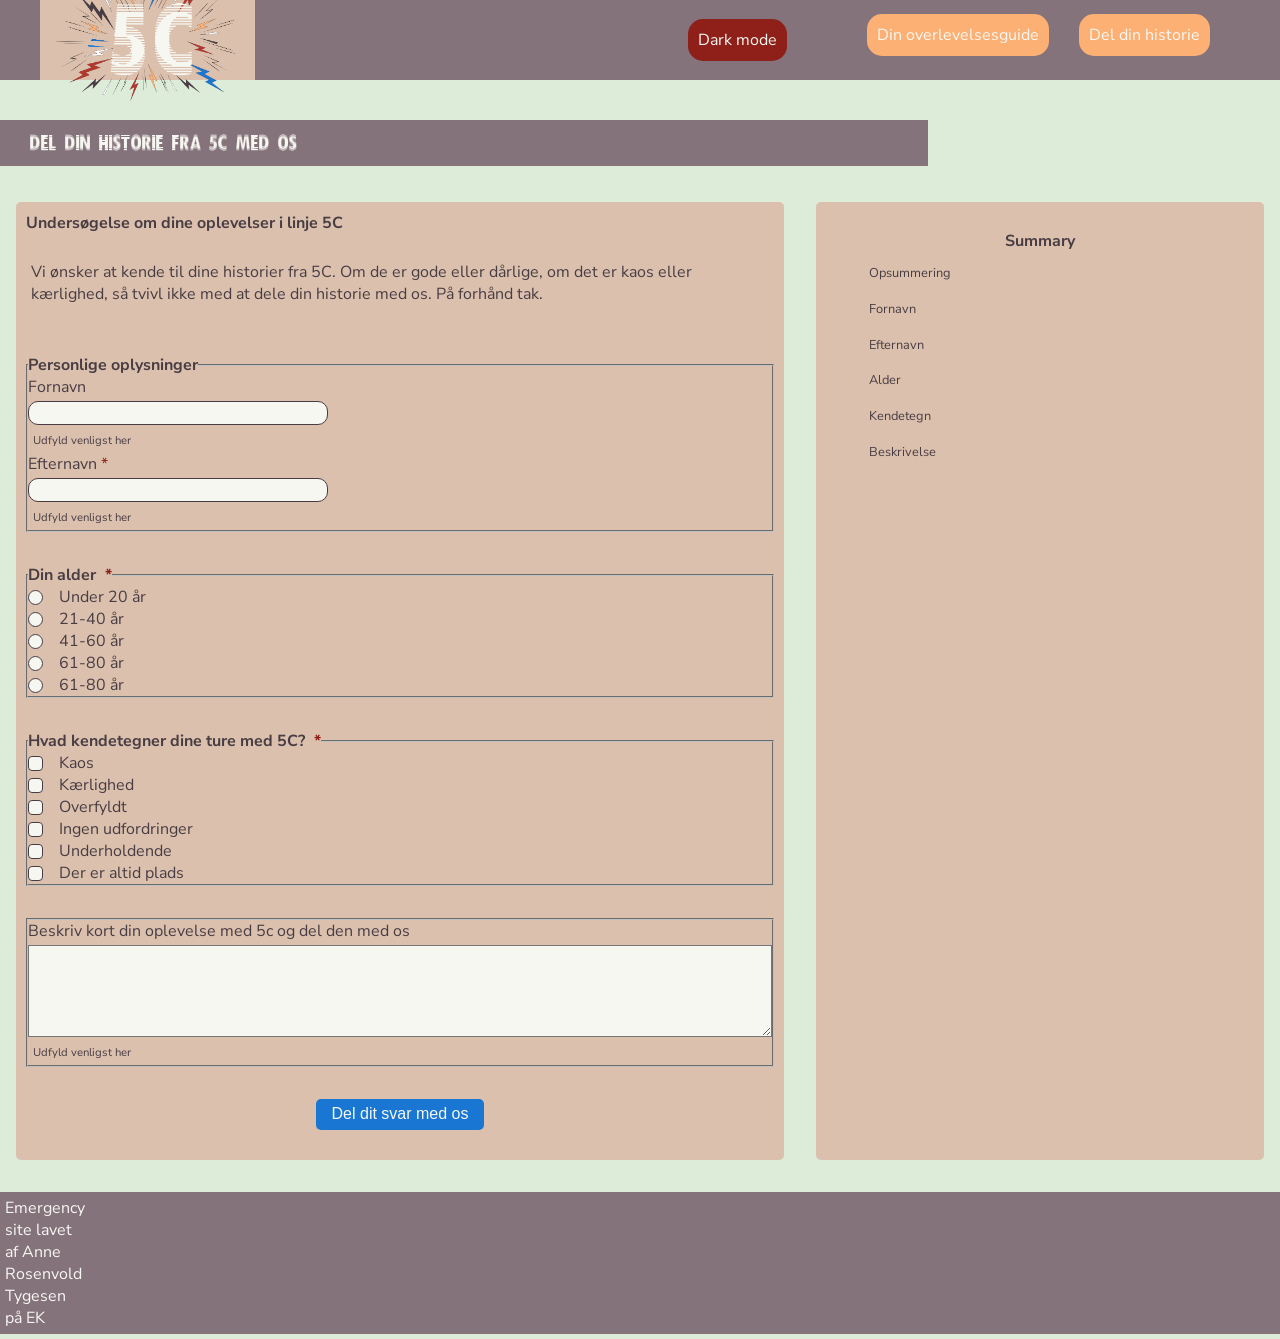
<file: register.html>
<!DOCTYPE html>
<html lang="da">

<head>
  <meta charset="UTF-8">
  <meta name="viewport" content="width=device-width, initial-scale=1.0">
  <link rel="stylesheet" href="css/custom.css">
  <link rel="stylesheet" href="css/fonts.css">
  <link rel="stylesheet" href="css/layout.css">
  <link rel="stylesheet" href="css/burger.css">
  <link rel="stylesheet" href="css/cards.css">
  <link rel="stylesheet" href="css/forms.css">
  <link rel="stylesheet" href="css/general.css">
  <link rel="preconnect" href="https://fonts.googleapis.com">
  <link rel="preconnect" href="https://fonts.gstatic.com" crossorigin>
  <link href="https://fonts.googleapis.com/css2?family=Nunito+Sans:wght@400;600;700&display=swap" rel="stylesheet">
  <link
    href="https://fonts.googleapis.com/css2?family=Elms+Sans:ital,wght@0,100..900;1,100..900&family=Roboto:ital,wght@0,100..900;1,100..900&family=Underdog&display=swap"
    rel="stylesheet">
  <link rel="icon" type="image/png" href="img/burgerlogo.png">
  <title>Emergency Site</title>
</head>

<body id="register">
  <header>
    <nav>
      <div id="logotype-wrapper" class="logo">
        <a href="index.html"> <img src="img/burgerlogo.webp" alt="burgerlogo"> </a>
      </div>
      <div class="cta-wrapper">
        <button id="darkmode-btn">Dark mode</button>

        <a class="cta-btn" href="instruction.html">Din overlevelsesguide</a>
        <a class="cta-btn" href="register.html">Del din historie</a>
      </div>

      <button class="burger">
        <span class="line"></span>
        <span class="line"></span>
        <span class="line"></span>
      </button>

    </nav>
  </header>

  <main>

    <h1 class="h1_form">DEL DIN HISTORIE FRA 5C MED OS</h1>
    <section id="form-section">
      <article id="form-info">
        <h2>Undersøgelse om dine oplevelser i linje 5C</h2>
        <br>
        <p>Vi ønsker at kende til dine historier fra 5C. Om de er gode eller dårlige, om det er kaos eller kærlighed,
          så
          tvivl ikke med at dele din historie med os. På forhånd tak.</p><br><br>
      </article>
      <form id="webform">

        <fieldset>
          <legend>
            <h3> Personlige oplysninger </h3>
          </legend>

          <div class="form-group">
            <label for="fornavn">Fornavn</label>
            <input type="text" id="fornavn" name="fornavn" required">
            <p class="udfyld_her">Udfyld venligst her</p>
          </div>

          <div class="form-group">
            <label for="efternavn">Efternavn</label>
            <input type="text" id="efternavn" name="efternavn" required>
            <p class="udfyld_her">Udfyld venligst her</p>
          </div>
        </fieldset>

        <fieldset>

          <legend>
            <h3>Din alder <span class="required">*</span></h3>
          </legend>

          <div class="form-group">
            <label for="under20">
              <input type="radio" id="under20" value="Under 20 år" name="alder">
              Under 20 år
            </label>
          </div>

          <div class="form-group">
            <label for="21_40aar">
              <input type="radio" id="21_40aar" value="21-40 år" name="alder">
              21-40 år
            </label>
          </div>

          <div class="form-group">
            <label for="41_60aar">
              <input type="radio" id="41_60aar" value="41_60 år" name="alder">
              41-60 år
            </label>
          </div>

          <div class="form-group">
            <label for="61_80aar">
              <input type="radio" id="61_80aar" value="61_80 år" name="alder">
              61-80 år
            </label>
          </div>

          <div class="form-group">
            <label for="over80">
              <input type="radio" id="over80" value="Over 80 år" name="alder">
              61-80 år
            </label>
          </div>

        </fieldset>

        <fieldset>
          <legend>
            <h3>Hvad kendetegner dine ture med 5C? <span class="required">*</span></h3>
          </legend>


          <div class="form-group">
            <label for="kaos">
              <input type="checkbox" id="kaos" value="kaos" name="kendetegn">
              Kaos
            </label>
          </div>

          <div class="form-group">
            <label for="kaerlighed">
              <input type="checkbox" id="kaerlighed" value="kaerlighed" name="kendetegn">
              Kærlighed
            </label>
          </div>

          <div class="form-group">
            <label for="overfyldt">
              <input type="checkbox" id="overfyldt" value="overfyldt" name="kendetegn">
              Overfyldt
            </label>
          </div>

          <div class="form-group">
            <label for="ingen_udfordringer">
              <input type="checkbox" id="ingen_udfordringer" value="ingen_udfordringer" name="kendetegn">
              Ingen udfordringer
            </label>
          </div>

          <div class="form-group">
            <label for="underholdende">
              <input type="checkbox" id="underholdende" value="underholdende" name="kendetegn">
              Underholdende
            </label>
          </div>

          <div class="form-group">
            <label for="fint_plads">
              <input type="checkbox" id="fint_plads" value="fint_plads" name="kendetegn">
              Der er altid plads
            </label>
          </div>

        </fieldset>



        <fieldset>
          <div class="form-group">
            <label for="beskriv"> Beskriv kort din oplevelse med 5c og del den med os </label>

            <textarea id="beskriv" name="beskriv_oplevelse" rows="5" cols="50"></textarea>
            <p class="udfyld_her">Udfyld venligst her</p>
          </div>
        </fieldset>


        <button type="submit" class="btn_sendditsvar">Del dit svar med os</button>

      </form>
    </section>
    <section id="form-summary">
      <h2>Summary</h2>
      <article>
        <p class="placeholder">Opsummering</p>
        <p> Fornavn <span class="fornavn_output"> </span></p>
        <p> Efternavn <span class="efternavn_output"> </span></p>
        <p> Alder <span class="alder_output"> </span></p>
        <p> Kendetegn <span class="kendetegn_output"> </span></p>
        <p> Beskrivelse <span class="beskrivelse_output"></span></p>

      </article>
    </section>


  </main>



  <footer>
    <p>Emergency site lavet af Anne Rosenvold Tygesen på EK</p>
    
    
    <!-- <nav>



      <ul>
        <li><a href="#">link</a></li>
        <li><a href="#">link</a></li>
        <li><a href="#">link</a></li>
        <li><a href="#">link</a></li>
      </ul>
      <ul>
        <li><a href="#">link</a></li>
        <li><a href="#">link</a></li>
        <li><a href="#">link</a></li>
        <li><a href="#">link</a></li>
      </ul>
      <ul>
        <li><a href="#">link</a></li>
        <li><a href="#">link</a></li>
        <li><a href="#">link</a></li>
        <li><a href="#">link</a></li>
      </ul>
    </nav> -->
  </footer>
  <script src="js/darkmode.js"></script>
  <script src="js/form.js"></script>
</body>

</html>
</file>
<file: css/custom.css>
html {
  color-scheme: light dark;
  /* Background color */
  --color-bg: light-dark(#ddecd8, #0f0c33);

  /* Header background color */
  --color-head-bg: light-dark(#85737c, #493d44);

  /* Fullwidth topbanner background og tekst */
  --color-topbanner-bg: light-dark(#b5372a, #8f2019);
  --color-text-topbanner: #f7f7f2;

  /* Logotype */
  --color-logotype-bg: light-dark(#dbc0ad, #85737c);
  --color-text-logotype: light-dark(#b5372a, #f7f7f2);
  /* --font-logotype-size: 1rem; */

  /* Global menu */
  --color-menu-bg: light-dark(#85737c, #493d44);
  /* Links */
  --color-link-bg: light-dark(#fdb074, #e59a67);
  --color-link-hover: #b5372a;
  --color-link-active: #8f2019;
  --border-radius-links: 1px;

  /* Headlines (size)*/
  /* --font-h1-size: 1rem;
  --font-h2-size: 0.7rem;
  --font-h3-size: 0.5rem;

  --headline2-size: 1rem;
  --headline3-size: 1rem;
  --font-sub1-size: 1rem; */

  /* Headlines (color) */
  --color-headline-bg: #fdb074;
  --color-h1: #f7f7f2;

  /* Tekst */
  --color-text: #f7f7f2;
  --color-text-inverted: #f7f7f2;

  /* Andet tekst */
  /* --followup-text-size: 1rem; */

  /*  Margins */
  --margin-head-bottom: 5px;

  /* Borders */
  --border-radius: 5px;

  /* Cards */
  --color-card-bg: light-dark(#85737c, #493d44);
  --color-card-bg-inverted: light-dark(#fdb074, #e59a67);
  --color-cta-card-bg: purple;
  /* --color-cta-card-bg-inverted: yellow; */

  /* Fonts & font weights*/
  /* --font-family-sans: "Elms Sans", sans-serif; */
  /* --font-family-sans: ui-sans-serif; */
  /* --font-weight-bold: 700;
  --font-weight-medium: 500;
  --font-weight-regular: 300;
  --font-weight-light: 200; */

  /* Infographics background colors*/
  /* --color-info-bg: yellow; */

  /* Forms på register */
  --color-form-body: light-dark(#ddecd8, #0f0c33);
}

html.dark {
  color-scheme: dark;
}
/**** Animationer *****/
</file>
<file: css/fonts.css>
@font-face {
  font-family: "Rubik";
  src:
    url("../fonts/Rubik-VariableFont_wght.woff2") format("woff2-variations"),
    url("/fonts/Rubik-Regular.woff") format("woff");
  font-weight: 200 700;
  font-style: normal;
}

@font-face {
  font-family: "nervousregular";
  src:
    url("../fonts/nervous-webfont.woff2") format("woff2"),
    url("../fonts/nervous-webfont.woff") format("woff");
  font-weight: normal;
  font-style: normal;
}
</file>
<file: css/layout.css>
/* LAYOUT FOR MAIN CONTENT */
body {
  display: grid;
  grid-template-rows: auto 1fr auto;
  min-height: 100vh;
  margin: 0 auto;
}
#instruction main,
#register main {
  display: grid;
  row-gap: 1rem;
}

#instruction main > *:not(:first-child),
#register main > *:not(:first-child) {
  margin: 0 1rem;
}

/**** styling af min header ****/
#logotype-wrapper {
  display: flex;
  justify-content: center;
  align-items: center;
}

/* LOGO I HEADER */
#logotype-wrapper img {
  width: 14vw;
  height: auto;
  margin-right: 20px;
}

nav {
  display: flex;
  align-items: center;
}

.cta-wrapper {
  display: flex;
  align-items: center;
  gap: 30px;
  margin-left: auto; /* 👈 skubber hele blokken til højre */
  margin-right: 30px;
}

/* main {
  grid-template-rows: min-content min-content 1fr min-content;
} */

#instruction main {
  grid-template-rows: min-content min-content min-content 1fr min-content;
}
/* LAYOUT FOR HEADER AND FOOTER */
footer {
  display: grid;
  grid-template-columns: 1fr minmax(300px, 1200px) 1fr;
}

header {
  grid-row: 1;
  display: grid;
  grid-template-columns: 1fr minmax(300px, 1200px) 1fr;
}
header nav,
footer nav {
  grid-column: 2 / 3;
  display: flex;
  justify-content: space-between;
  align-items: center;
}
/* header nav > * {
  flex: 1;
} */
nav ul {
  display: flex;
  justify-content: flex-end;
  align-items: center;
}
header ul {
  height: 100%;
  width: clamp(175px, 50%, 300px);
}
footer ul {
  flex-direction: column;
  padding-left: 1rem;
}

/* LAYOUT FOR SECTIONS */

/*** STYLING AF TOPBANNER PÅ FORSIDEN ****/

.topbanner_fullwidth {
  min-height: 250px;
  width: 100%;
  background-color: var(--color-topbanner-bg);
  background-image: url("../img/vej.webp");
  background-repeat: repeat-x;
  background-position: center calc(100% - 20px);
  background-size: auto 70px;

  display: grid;
  grid-template-columns: 1fr 2fr;
  align-items: center; /* 👈 centrerer lodret*/
  border-radius: 0;
}

/* .text_topbanner {
  margin-inline: 28px;
} */

.text_topbanner {
  display: flex;
  flex-direction: column; /*👈 oven på hinanden*/
  justify-content: center;
  padding-left: 20px; /* lidt luft fra bussen */
  margin-bottom: 80px; /* 👈 løfter teksten op over vejen */
  /* 
  transform: translateX(-20px); */
}

.text_topbanner h1 {
  margin-bottom: 0;
}

.text_topbanner p {
  margin-top: 1px;
}

#frontpage main {
  display: grid;
  grid-template-columns: 1fr minmax(300px, 1200px) 1fr;
}

/*** når man bruger > * betyder det at alle ting der som fx. herunder ligger i frontpage main skal lytte til det der er skrevet ****/
#frontpage main > * {
  grid-column: 2 / 3;
}

/* #frontpage .fullwidth {
  background-color: red;
  grid-column: 1 / -1;

  display: grid;
  grid-template-columns: 1fr minmax(300px, 1200px) 1fr;
} */
/* 
#frontpage .fullwidth > * {
  grid-column: 2 / 3;
} */

.grid_1-1 {
  display: grid;
  grid-template-columns: 1fr 1fr; /* 👈 vigtigt */
  gap: 20px;
}

.grid_1-1-1 {
  display: grid;
  grid-template-columns: 1fr 1fr 1fr;
}

[popover] {
  max-width: 600px;
  margin: auto;
  height: auto;
}

@media (width > 600px) {
  #instruction > main,
  #register > main {
    grid-template-columns: 5fr 3fr;
    grid-template-rows: auto auto 1fr auto;

    .qr {
      order: 1;
    }

    h1 {
      grid-column: 1 / -1;
    }
  }
}

/* GENEREL STYLING AF FORSIDEN OG PLACERING AF ARTIKLER */
.grid_2-1 {
  display: grid;
  grid-template-columns: 2fr 1fr;
  gap: 10px;
}

/* STYLING AF HØJRE SIDES ARTIKLER */
.hoejre_section {
  background-color: #493d44;
}

.breaking {
  background-color: light-dark(#8f2019, #fdb074);
}

.popup_historie2 {
  background-color: #85737c;
}

/* STYLING AF VENSTRE SIDES ARTIKLER */

/* STYLING AF OVERLEVELSESGUIDE ARTIKEL */
.overlevelses_intro {
  background-color: #85737c;
  padding: 0;
  margin-bottom: 20px;
}

.overlevelses_intro img {
  padding-block: 15px;
  padding-left: 15px;
}

.overskrift_overlevelse {
  background-color: #f2a766;
  width: 100%;
  padding: 10px 20px;
}

.overskrift_overlevelse {
  margin: 0;
}
.text_overlevelse {
  padding: 0;
  /* margin-left: 20px; */
  margin-top: 15px;
  display: flex;
  flex-direction: column;
}

.text_overlevelse p,
.text_overlevelse .cta-btn {
  padding-block: 10px;
  padding-inline: 13px;
}

/* STYLING AF DEL DIN HISTORIE ARTIKEL */
.delhistorie_intro {
  background-color: #85737c;
  padding: 0;
  /* margin-top: 20px; */
}

.delhistorie_intro img {
  padding-block: 15px;
  padding-left: 15px;
  width: 70%;
  height: auto;
}

.overskrift_delhistorie {
  background-color: #f2a766;
  width: 100%;
  padding: 10px 20px;
  margin: 0;
  /* box-sizing: border-box; */
}

.text_delhistorie {
  padding: 0;
  /* margin-left: 20px; */
  margin-top: 15px;
  display: flex;
  flex-direction: column;
  width: 100%;
}

.text_delhistorie p,
.text_delhistorie .cta-btn {
  padding-block: 10px;
  padding-inline: 13px;
}

/* button for begge artikler til venstre */
.cta-btn {
  align-self: center; /* 👈 centrerer i container */
  margin-top: 0;
  margin-bottom: 10px;
  text-decoration: none;
  color: #f7f7f2;
}

/* STYLING AF HØJRE SIDES 3 ARTIKLER */

.hoejre_section {
  padding: 0;
  margin-top: 20px;
}

/*STYLINGE AF BREAKING NEWS */

.breaking {
  background: #8f2019;
  width: 100%;
  margin: 0;
  margin-top: 15px;
  height: 30px;
  display: flex;
  justify-content: center; /* vandret */
  align-items: center;
}

/* STYLING AF POPOUP HISTORIER */

.popup_historie1,
.popup_historie2,
.popup_historie3 {
  margin-top: 20px;
}

.teasertekst_koedmarked,
.teasertekst_kaoslove,
.teasertekst_ninja {
  padding: 0;
  margin-top: 5px;
  text-align: center;
}

.popup_historie1 h3,
.popup_historie2 h3,
.popup_historie3 h3 {
  text-align: center;
  /* padding-top: 20px; */
  padding-inline: 10px;
}
.popup_historie2 h3 {
  padding-top: 15px;
}

.popup_historie1 img {
  padding-top: 10px;
  padding-inline: 15px;
  width: 70%;
  height: auto;
  display: block;
  margin: 0 auto;
}

.btn_koedmarked {
  display: block;
  margin: 0 auto;
  text-decoration: none;
  padding: 0.4rem 1rem;
  margin-block: 10px;
  color: #f7f7f2;
  background-color: #f2a766;
  border: none;
  width: max-content;
  border-radius: var(--border-radius);
  margin-bottom: 20px;
}

/* STYLING AF POPOUP HISTORIE 2 KAOS LOVE */

.popup_historie2 {
  height: 480px;
}

/* .popup_historie2 h3 {
  text-align: center;
  padding-top: 20px;
  padding-inline: 10px;
} */

/* .teasertekst_kaoslove {
  padding: 0;
  margin-top: 5px;
  text-align: center;
} */

.popup_historie2 img {
  padding-top: 10px;
  padding-inline: 15px;
  width: 90%;
  height: auto;
  display: block;
  margin: 0 auto;
}

.btn_kaoslove {
  display: block;
  margin: 0 auto;
  text-decoration: none;
  padding: 0.4rem 1rem;
  margin-block: 10px;
  color: #f7f7f2;
  background-color: #f2a766;
  border: none;
  width: max-content;
  border-radius: var(--border-radius);
  /* margin-bottom: 20px; */
}

/* STYLING AF POPOUP HISTORIE 3 NINJA */

.popup_historie3 {
  margin-top: 20px;
  /* margin-bottom: 20px; */
}

/* .popup_historie3 h3 {
  text-align: center;

  padding-inline: 10px;
} */

/* .teasertekst_ninja {
  padding: 0;
  margin-top: 5px;
  text-align: center;
} */

.popup_historie3 img {
  padding-top: 10px;
  padding-inline: 15px;
  border-radius: 15px;
  width: 70%;
  height: auto;
  display: block;
  margin: 0 auto;
}

.btn_ninja {
  display: block;
  margin: 0 auto;
  text-decoration: none;
  padding: 0.4rem 1rem;
  margin-block: 10px;
  color: #f7f7f2;
  background-color: #f2a766;
  border: none;
  width: max-content;
  border-radius: var(--border-radius);
  margin-bottom: 20px;
}

/* STYLING AF BUTTONS DER BEVÆGER SIG NÅR PILEN KØRER HENOVER DEM */

.cta-btn {
  transition: all 0.3s ease;
}

.cta-btn:hover {
  transform: translateY(-3px);
  background-color: #1976d2;
}

.btn_ninja,
.btn_kaoslove,
.btn_koedmarked {
  transition: all 0.3s ease;
}

.btn_ninja:hover,
.btn_kaoslove:hover,
.btn_koedmarked:hover {
  transform: translateY(-3px);
  background-color: #1976d2;
}

/*STYLING AF DE 3 POPUP ARTIKLER NÅR DE ÅBNES */

/* STYLING AF SELVE POPUP ARTIKEL 1 */

#artikel1_popover {
  background-color: #ddecd8;
}

.img_koedmarked {
  width: 50%;
  height: auto;
  display: block;
  margin: 0 auto;
  clip-path: inset(0 round 15px);
}

.popup1_h3 {
  background-color: #8f2019;
  color: #f7f7f2;
  text-align: center;
  height: 35px;
  padding-inline: 15px;
  display: flex;
  justify-content: center; /* vandret */
  align-items: center;
}

#artikel1_popover p {
  padding-inline: 15px;
}

.btn1_luk {
  display: block;
  margin: 0 auto;
  text-decoration: none;
  padding: 0.4rem 1rem;
  margin-block: 10px;
  color: #f7f7f2;
  background-color: #f2a766;
  border: none;
  width: max-content;
  border-radius: var(--border-radius);
}

/* STYLING AF SELVE POPUP ARTIKEL 2 */

#artikel2_popover {
  background-color: #ddecd8;
}

.img_kaoslove {
  width: 50%;
  height: auto;
  display: block;
  margin: 0 auto;
}

.popup2_h3 {
  background-color: #8f2019;
  color: #f7f7f2;
  text-align: center;

  padding: 10px 15px; /* 👈 styr højden her i stedet */

  display: flex;
  justify-content: center;
  align-items: center;
}

.popup2_p {
  text-align: center;
}

#artikel2_popover p {
  padding-inline: 15px;
}

.btn2_luk {
  display: block;
  margin: 0 auto;
  text-decoration: none;
  padding: 0.4rem 1rem;
  margin-block: 10px;
  color: #f7f7f2;
  background-color: #f2a766;
  border: none;
  width: max-content;
  border-radius: var(--border-radius);
}

/* STYLING AF SELVE POPUP ARTIKEL 3 */

#artikel3_popover {
  background-color: #ddecd8;
}

.img_ninja {
  width: 50%;
  height: auto;
  display: block;
  margin: 0 auto;
}

.popup3_h3 {
  background-color: #8f2019;
  color: #f7f7f2;
  text-align: center;

  padding: 10px 15px; /* 👈 styr højden her i stedet */

  display: flex;
  justify-content: center;
  align-items: center;
}

.popup3_p {
  text-align: center;
}

#artikel3_popover p {
  padding-inline: 15px;
}

.btn3_luk {
  display: block;
  margin: 0 auto;
  text-decoration: none;
  padding: 0.4rem 1rem;
  margin-block: 10px;
  color: #f7f7f2;
  background-color: #f2a766;
  border: none;
  width: max-content;
  border-radius: var(--border-radius);
}
</file>
<file: css/burger.css>
.burger {
  width: 30px;
  height: 20px;
  cursor: pointer;
}

.burger .line {
  display: block;
  width: 100%;
  height: 2px;
  background-color: #333333;
  margin-bottom: 5px;
  transition: 0.2s linear;
}
.burger {
  display: none;
}
@media screen and (width < 800px) {
  .menu {
    display: none;
  }
  .logo {
    flex: 0 0 50vw;
  }
  .burger {
    display: block;
    background-color: transparent;
    border: 0;
    flex: 0 0 auto;
    margin: 0 20px;
  }
  .burger.active .line:nth-child(1) {
    transform: rotate(45deg) translate(5px, 5px);
    transition: 0.2s linear;
  }
  .burger.active .line:nth-child(2) {
    opacity: 0;
    transition: 0.15s linear;
  }
  .burger.active .line:nth-child(3) {
    transform: rotate(-45deg) translate(5px, -5px);
    transition: 0.2s linear;
  }
  nav.active .menu {
    display: block;
    background-color: var(--color-menu-bg);
    position: absolute;
    top: 3.6rem;
    right: 0;
    width: clamp(200px, 50vw, 400px);
    z-index: 1;
    opacity: 0.8;
  }
  header > nav li > a:after {
    content: "";
  }
  nav.active .menu li {
    margin: 40px 20px;
    text-align: right;
  }
  nav.active .menu a {
    font-size: 24px;
  }
}
</file>
<file: css/cards.css>
.daily_card {
  background-color: var(--color-card-bg);
  display: grid;
  grid-template-columns: 3fr 5fr;
  gap: 10px;
  padding: 40px 0 40px 20px;
  border-radius: var(--border-radius);
  height: minmax(200px, min-content);
}
.daily_text {
  display: grid;
  grid-template-rows: repeat(3, min-content);
  gap: 10px;
}
.daily_text h2 {
  background-color: var(--color-headline-bg);
  color: var(--color-text-inverted);
  padding: calc(1.1rem / 1.5) 0 calc(1.1rem / 2) 1rem;
  margin: 0 0 0.5rem 0;
}
.daily_text p {
  padding-right: 2rem;
  margin: 0 0 1rem 0;
}
.daily_text .cta_btn {
  justify-self: left;
  width: 80%;
}
.daily_img {
  width: 100%;
  height: 100%;
  object-fit: cover;
}
.news_card {
  background-color: var(--color-card-bg);
  display: grid;
  gap: 0.4rem;
  padding: 1rem 0;
  height: minmax(300px, min-content);
}
.news_card:nth-child(2n) {
  background-color: var(--color-card-bg-inverted);
}
.news_card > * {
  padding: 0 1rem;
}
.news_card h3 {
  margin: 0.5rem 0 0 0;
}
.news_card p {
  margin: 0 0 1rem 0;
}
.news_card:first-child:before {
  content: "BREAKING NEWS";
  background-color: var(--color-headline-bg);
  color: var(--color-text);
  font-size: var(--font-h3-size);
  font-weight: var(--font-weight-medium);
  text-align: center;
  line-height: 1rem;
  padding: calc(1.1rem / 1.5) 0 calc(1.1rem / 2) 0;
}
.news_card:first-child {
  border-radius: var(--border-radius) var(--border-radius) 0 0;
}
.news_card:last-child {
  border-radius: 0 0 var(--border-radius) var(--border-radius);
}

.news_card .cta_btn {
  justify-self: center;
}
.cta_btn {
  display: inline-block;
  padding: 0.4rem 1rem;
  background-color: var(--color-cta-card-bg);
  color: var(--color-text-inverted);
  text-decoration: none;
  width: max-content;
  border-radius: var(--border-radius);
}
.news_card .cta_btn {
  background-color: var(--color-cta-card-bg);
}
.news_card:nth-of-type(2n) .cta_btn {
  background-color: var(--color-cta-card-bg-inverted);
  color: var(--color-text);
}
.cta_btn:after {
  content: "\2192";
  margin-left: 1rem;
}
</file>
<file: css/general.css>
* {
  margin: 0;
  padding: 0;
  box-sizing: border-box;
}

@font-face {
  font-family: nervous;
  src: url(../fonts/nervous-webfont.woff);
}

img {
  width: 100%;
  height: auto;
  display: block;
}

body {
  font-family: "Nunito Sans", sans-serif;
}

h1 {
  font-weight: 900;
  font-family: nervous;
  font-size: 40px;
}

h2,
h3 {
  font-weight: 700; /* fed */
}

p {
  font-weight: 400; /* normal */
  margin: 5px;
}
body {
  /* font-family: var(--font-family-sans); */
  color: var(--color-text);
  background-color: var(--color-bg);
  max-width: 2560px;
  margin: 0 auto; /* centrerer hele siden */
}

header {
  height: min-content;
  background-color: var(--color-head-bg);
}
/* #main-disclaimer {
  height: 225px;
  background-color: var(--color-head-bg);
  display: flex;
  justify-content: flex-start;
  align-items: center;
  padding-left: 2rem;
  padding-bottom: 2%;
  margin-bottom: var(--margin-head-bottom);
} */
/* #main-disclaimer-content {
  display: flex;
  column-gap: 1rem;
} */
main section {
  padding: 20px;
  border-radius: var(--border-radius);
}
h1 {
  /* font-size: var(--font-h1-size); */
  font-weight: var(--font-weight-bold);

  margin: 5px 0;
  line-height: 1rem;
  text-align: left;
}

#instruction h1,
#register h1 {
  margin: 40px 0 20px 0;
  padding: 15px 30px;
  background-color: var(--color-head-bg);
  /* background-color: #85737c; */
  color: var(--color-text-inverted);
  font-size: var(--font-h2-size);
}

#frontpage h1 {
  font-size: 2.5rem;
  margin-block: 0rem 1rem;
  text-align: start;
  margin-inline: 10px;
}

#instruction p {
  grid-column: 1/-1;
  margin-bottom: 20px;
  font-size: var(--font-h2-size);
  line-height: 1.5rem;
}
.sub {
  font-size: var(--font-sub1-size);
  font-weight: var(--font-weight-light);
  color: var(--color-text-inverted);
}
h2 {
  font-size: var(--headline2-size);
}
h3 {
  font-size: var(--headline3-size);
}
main > h1 {
  width: calc(80% - 6rem);
}

/* effekt på bussen i banner på forsiden */
.bussen {
  animation: effect ease-out both;
  animation-timeline: scroll();
  animation-range: 0% 10%;
}

@keyframes effect {
  from {
    translate: 0vw;
  }
  to {
    translate: 100vw;
  }
}
/* 
#frontpage h2 {
  font-size: 2rem;
  animation: effect ease-out both 2s;
  animation-timeline: scroll();
  animation-range: 0 35%;
}

@keyframes effect {
  from {
    translate: -30vw;
  }
} */

/* NAVIGATION STRUCTURES */

/***Baggrundsfarve under knapper i header***/
header > nav {
  height: 100%;
  background-color: var(--color-menu-bg);
}

nav ul {
  list-style: none;
}
/****Tekstfont inde i knapperne****/
a {
  font-family: var(--font-family-sans);
}

/****tekstfarve inde i knapperne i header****/
nav a {
  text-decoration: none;
  color: var(--color-text);
}

.cta-btn {
  background-color: #fdb074;
  padding: 10px;
  border-radius: 15px;
}

#darkmode-btn {
  font: var(--font-family-sans);
  background-color: light-dark(#8f2019, #1976d2);
  color: #f7f7f2;
  padding: 10px;
  border-radius: 15px;
  border: none;
  margin-right: 50px;
}

/* Måske skal du lave en ny regel for logotype-wrapper, når du har lavet din logotype */
#logotype-wrapper {
  background-color: var(--color-logotype-bg);
  display: flex;
  justify-content: flex-start;
  align-items: center;
  height: 5rem;
}
#logotype-wrapper > a {
  color: var(--color-text-logotype);
  font-size: var(--font-logotype-size);
  font-weight: var(--font-weight-medium);
  width: max-content;
  margin-left: 1rem;
}
/* Global menu */
header nav li a {
  margin: 1.5rem;
  background-color: var(--color-link-bg);
  color: yellow;
  font-size: var(--followup-text-size);
  padding: 0.5rem 1rem;
  border-radius: var(--border-radius-links);
}
/* Pilen efter menu-tekst */
/* header > nav li > a:after {
  content: " \2192";
} */

/* Global menu hover effekt - Lav den om til det, du synes */
nav a:hover {
  background-color: var(--color-link-hover);
}
nav a:active {
  background-color: var(--color-link-active);
}

/* FOOTER */
footer {
  background-color: var(--color-head-bg);
}

footer a {
  font-size: 0.7rem;
}

/* STYYLING AF LOGO I BURGER MENU ANIMATION */
#logotype-wrapper img {
  animation: pulse 1.5s linear infinite;
}

@keyframes pulse {
  0% {
    transform: scale(1);
  }
  50% {
    transform: scale(0.9);
  }
  100% {
    transform: scale(1);
  }
}
</file>
<file: css/infographic.css>
#head-txt {
  fill: rgb(54, 54, 54);
}
.info-graphic,
.info-text {
  background-color: light-dark(#493d44, #85737c);
  padding: 20px 0;
}
.info-graphic {
  border-radius: 0;
  margin: 60px auto 80px auto;
}

.info-graphic svg {
  width: 100%;
}
.info-text h2 {
  line-height: 3rem;
  text-align: center;
  background-color: var(--color-headline-bg);
  color: var(--color-text);
  margin-bottom: 1rem;
}
.info-text h3 {
  font-size: 0.8rem;
  line-height: 0.8rem;
  font-weight: 600;
  margin: 0;
  padding: 0;
}
.info-text > *:not(:first-child) {
  margin: 0 clamp(1rem, 10%, 7rem);
}
.info-text p {
  font-size: 0.8rem;
  line-height: 1.3;
  margin: 0 0 1.2rem 0;
  padding: 0;
}
.info-box {
  padding: 1.5rem 1rem 0.5rem 1rem;
  background-color: var(--color-card-bg);
}
.info-box:nth-of-type(2n) {
  background-color: var(--color-card-bg-inverted);
}

.hide {
  visibility: hidden;
}

.fadeIn {
  animation: 1.5s;
}
@keyframes fadeIn {
  0% {
    opacity: 0;
  }
  100% {
    opacity: 1;
  }
}
/* 
#Hotspothjerte {
  animation: pulse 1.5s linear infinite;
}

@keyframes pulse {
  0% {
    transform: scale(1);
  }
  /* 50% {
    transform: scale(0.9);
  } */
/* 100% {
    transform: scale(1);
  }
} */

/* ANIMATION AF HOTSPOT CIRKLEN LOVE */
#Hotspothjerte {
  animation: heartbeat 2s ease-in-out infinite;
  transform-origin: center;
}

@keyframes heartbeat {
  0% {
    transform: scale(1);
  }
  25% {
    transform: scale(1.05);
  }
  50% {
    transform: scale(1);
  }
  75% {
    transform: scale(1.05);
  }
  100% {
    transform: scale(1);
  }
}

/* ANIMATION AF HOTSPOT CIRKLEN SKRIDT */
#Hotspotskridt {
  animation: walk 1.5s ease-in-out infinite;
}

@keyframes walk {
  0% {
    transform: translateY(0) rotate(0deg);
  }
  25% {
    transform: translateY(-1px) rotate(1deg);
  }
  50% {
    transform: translateY(0) rotate(0deg);
  }
  75% {
    transform: translateY(-1px) rotate(-1deg);
  }
  100% {
    transform: translateY(0) rotate(0deg);
  }
}

/* ANIMATION AF HOTSPOT CIRKLEN UR/TID */

#Hotspottid {
  animation: rotation1 2s linear infinite;
  transform-origin: 82.5% 50.4%;
}

@keyframes rotation1 {
  100% {
    rotate: 360deg;
  }
}
/* }
@keyframes heartbeat {
  0% {
    transform: scale(1);
  }
  25% {
    transform: scale(1.2);
  }
  50% {
    transform: scale(1);
  }
  75% {
    transform: scale(1.2);
  }
  100% {
    transform: scale(1);
  }
} */

/* H1 OG BAGGRUNDSKASSE */
#instruction h1 {
  color: #f7f7f2;
  /* font-size: 1rem; */
  background-color: light-dark(#fdb074, #e59a67);
}

.h2_overlevelsesstrategi {
  color: light-dark(#493d44, #f7f7f2);
}

.p_overlevelsesstrategi {
  color: light-dark(#493d44, #f7f7f2);
  /* font-family: var(--font-family-sans); */
  width: 600px;
}
</file>
<file: css/forms.css>
/*BAGGRUNDSFARVE PÅ HELE REGISTER SIDEN */
body {
  background-color: var(--color-form-body);
  font-family: "Nunito Sans", sans-serif;
}

h1 {
  font-weight: 900;
}

h2,
h3 {
  font-weight: 500; /* fed */
}

p {
  font-weight: 400; /* normal */
}

/* BAGGRUNDSKASSE BAG FORMS */
#webform {
  background-color: light-dark(#dbc0ad, #8f2019);
  color: light-dark(#493d44, #f7f7f2);
}
/* H1 OG BAGGRUNDSKASSE */
#register h1 {
  color: #f7f7f2;
  font-size: 1rem;
  background-color: light-dark(#1976d2, #e59a67);
}

/* FARVE PÅ ØVERST INTROTEKST */
#form-info {
  color: light-dark(#493d44, #f7f7f2);
}

/* ANGIVER HVOR LANGE INPUT FELTERNE FOR FOR OG EFTERNAVN SKAL VÆRE */
input[type="text"] {
  width: 300px; /* 👈 justér */
}
/* TEKST 'UDFYLD HER' */
.udfyld_her {
  font-size: 0.7rem;
}

/* BAGGRUNDSFARVE BAGVED FORM INTRO TEKSTEN ØVERST */
#form-section,
#form-summary {
  background-color: light-dark(#dbc0ad, #8f2019);
  padding: 10px;
}

/* BAGGRUNDSFARVE SUMMERY */
#form-summary h2 {
  line-height: 3rem;
  text-align: center;
  /* background-color: yellow; */
  color: light-dark(#493d44, #f7f7f2);
  padding-top: 5px;
}
/* TEKST I SUMMERY DELEN */
#form-summary h3 {
  font-size: 0.8rem;
  line-height: 0.8rem;
  font-weight: 600;
  margin: 0;
  padding: 0;
}

#form-summary > *:not(:first-child) {
  margin: 0 clamp(1rem, 10%, 7rem);
}
#form-summary p {
  color: light-dark(#493d44, #f7f7f2);
  font-size: 0.8rem;
  line-height: 1.3;
  margin: 0 0 1.2rem 0;
  padding: 0;
}

/**** styling af form****/
form {
  display: grid;
  gap: 2rem;
}
.form-group {
  display: grid;
  gap: 3px;
}

label:has(input) {
  display: flex;
  align-items: center;
  gap: 1rem;
}

/* STJERNEN FOR REQUIRED */
.form-group:has(:required) {
  label::after {
    content: " *";
    color: #8f2019;
  }
}

.required {
  color: #8f2019;
  margin-left: 5px;
}

.form-group:has(:user-invalid) {
  input {
    outline: 0.5px solid;
  }
}
/* .required-group legend::after {
  content: " *";
  color: yellow;
} */

legend::after label {
  display: block;
}

button,
input,
select,
textarea {
  /* font-family: nervous; */
  font-size: 1rem;
  background-color: #f7f7f2;
}

/* STYLING AF RADIO CIRKLERNE */
input[type="radio"] {
  appearance: none;
  width: 15px;
  height: 15px;
  border: 1px solid #493d44;
  border-radius: 50%;
  display: inline-grid;
  place-content: center;
}

input[type="radio"]::before {
  content: "";
  width: 10px;
  height: 10px;
  border-radius: 50%;
  background: light-dark(#1976d2, #e59a67);
  transform: scale(0);
  transition: 0.2s;
}

input[type="radio"]:checked::before {
  transform: scale(1);
}

/* STYLING AF CHECKBOS FIRKANTERNE */
input[type="checkbox"] {
  appearance: none;
  width: 15px;
  height: 15px;
  border: 1px solid #493d44;
  border-radius: 4px; /* 👈 firkant */
  display: inline-grid;
  place-content: center;
}

input[type="checkbox"]::before {
  content: "";
  width: 10px;
  height: 10px;
  background: light-dark(#1976d2, #e59a67);
  transform: scale(0);
  transition: 0.2s;
}

input[type="checkbox"]:checked::before {
  transform: scale(1);
}
/* input[type="radio"] {
  accent-color: light-dark(#1976d2, #e59a67);
  border: 1px solid #493d44;
  color:;
  background: light-dark(#1976d2, #e59a67);
} */

input {
  border: 1px solid;
  border-radius: 10px;
  padding: 2px;
  color: #493d44;
  /* box-shadow: 1px 1px 2px rgba(51, 102, 255, 1); */
}
.btn_sendditsvar {
  background-color: light-dark(#1976d2, #e59a67);
  color: #f7f7f2;
  border: none;
  cursor: pointer;
  display: block;
  margin: 0 auto;
  padding: 0.4rem 1rem;
  margin-bottom: 20px;
  width: max-content;
  border-radius: var(--border-radius);
}

.error-message {
  color: #8f2019;
}

/* ANGIVER BAGGRUNDSFARVEN BAG BÅDE FORM OG ØVERSTE INTRO TEKST*/
#form-section {
  background-color: light-dark(#dbc0ad, #8f2019);

  .btn_sendditsvar {
    transition: all 0.3s ease;
  }

  .btn_sendditsvar:hover {
    transform: translateY(-3px);
    background-color: light-dark(#8f2019, #1976d2);
  }
}
</file>
